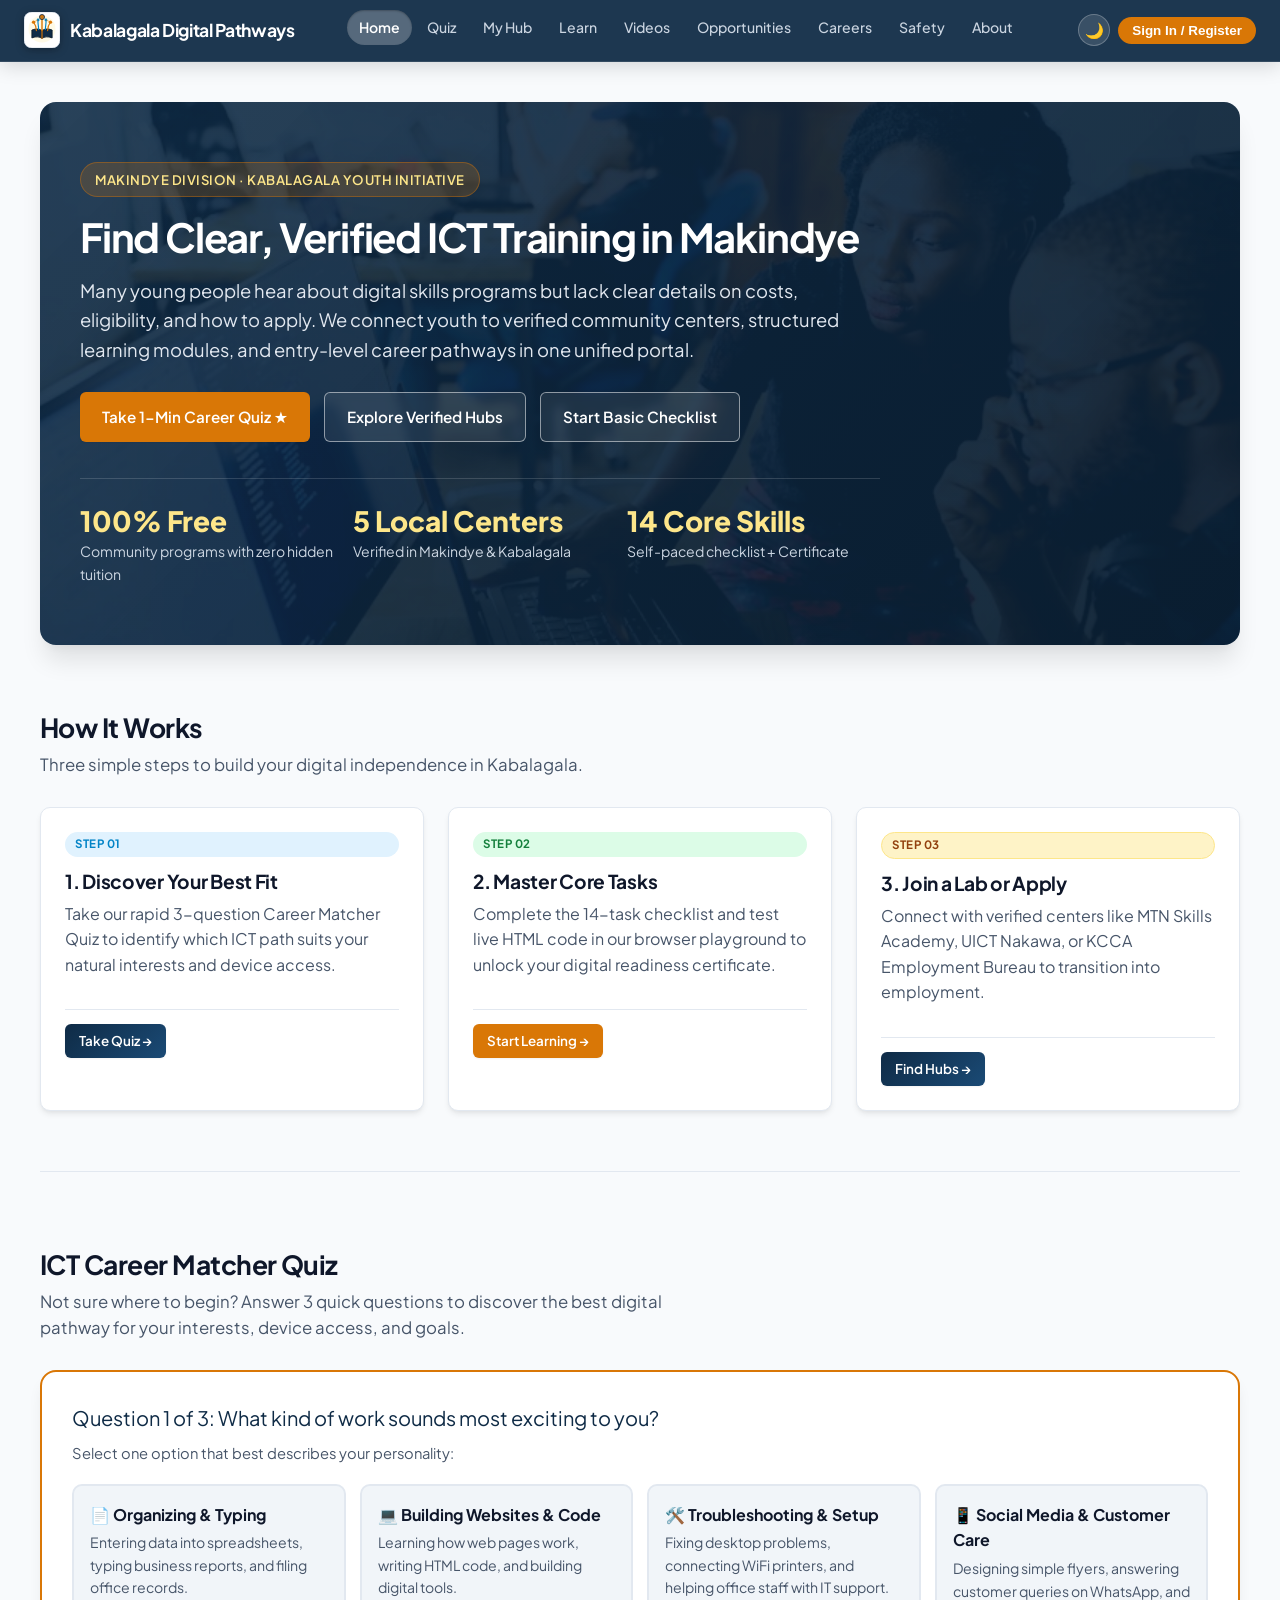
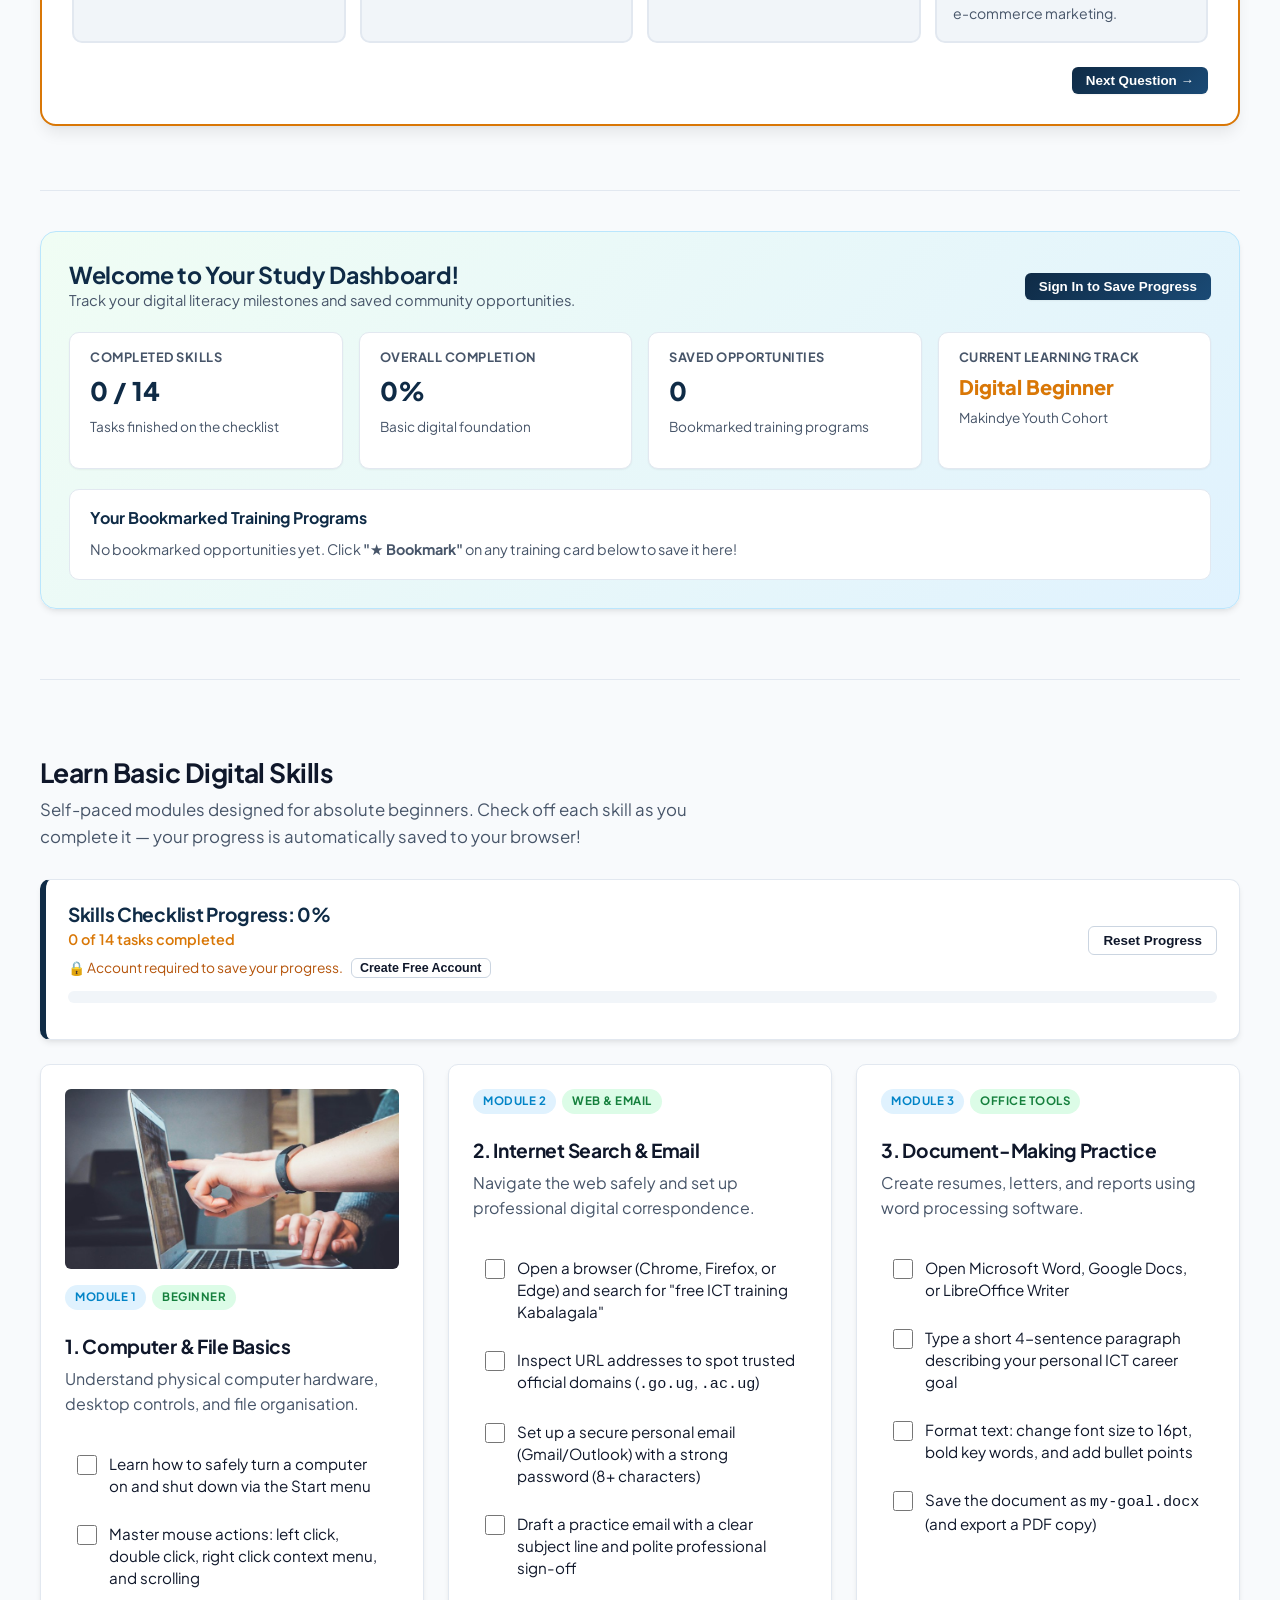
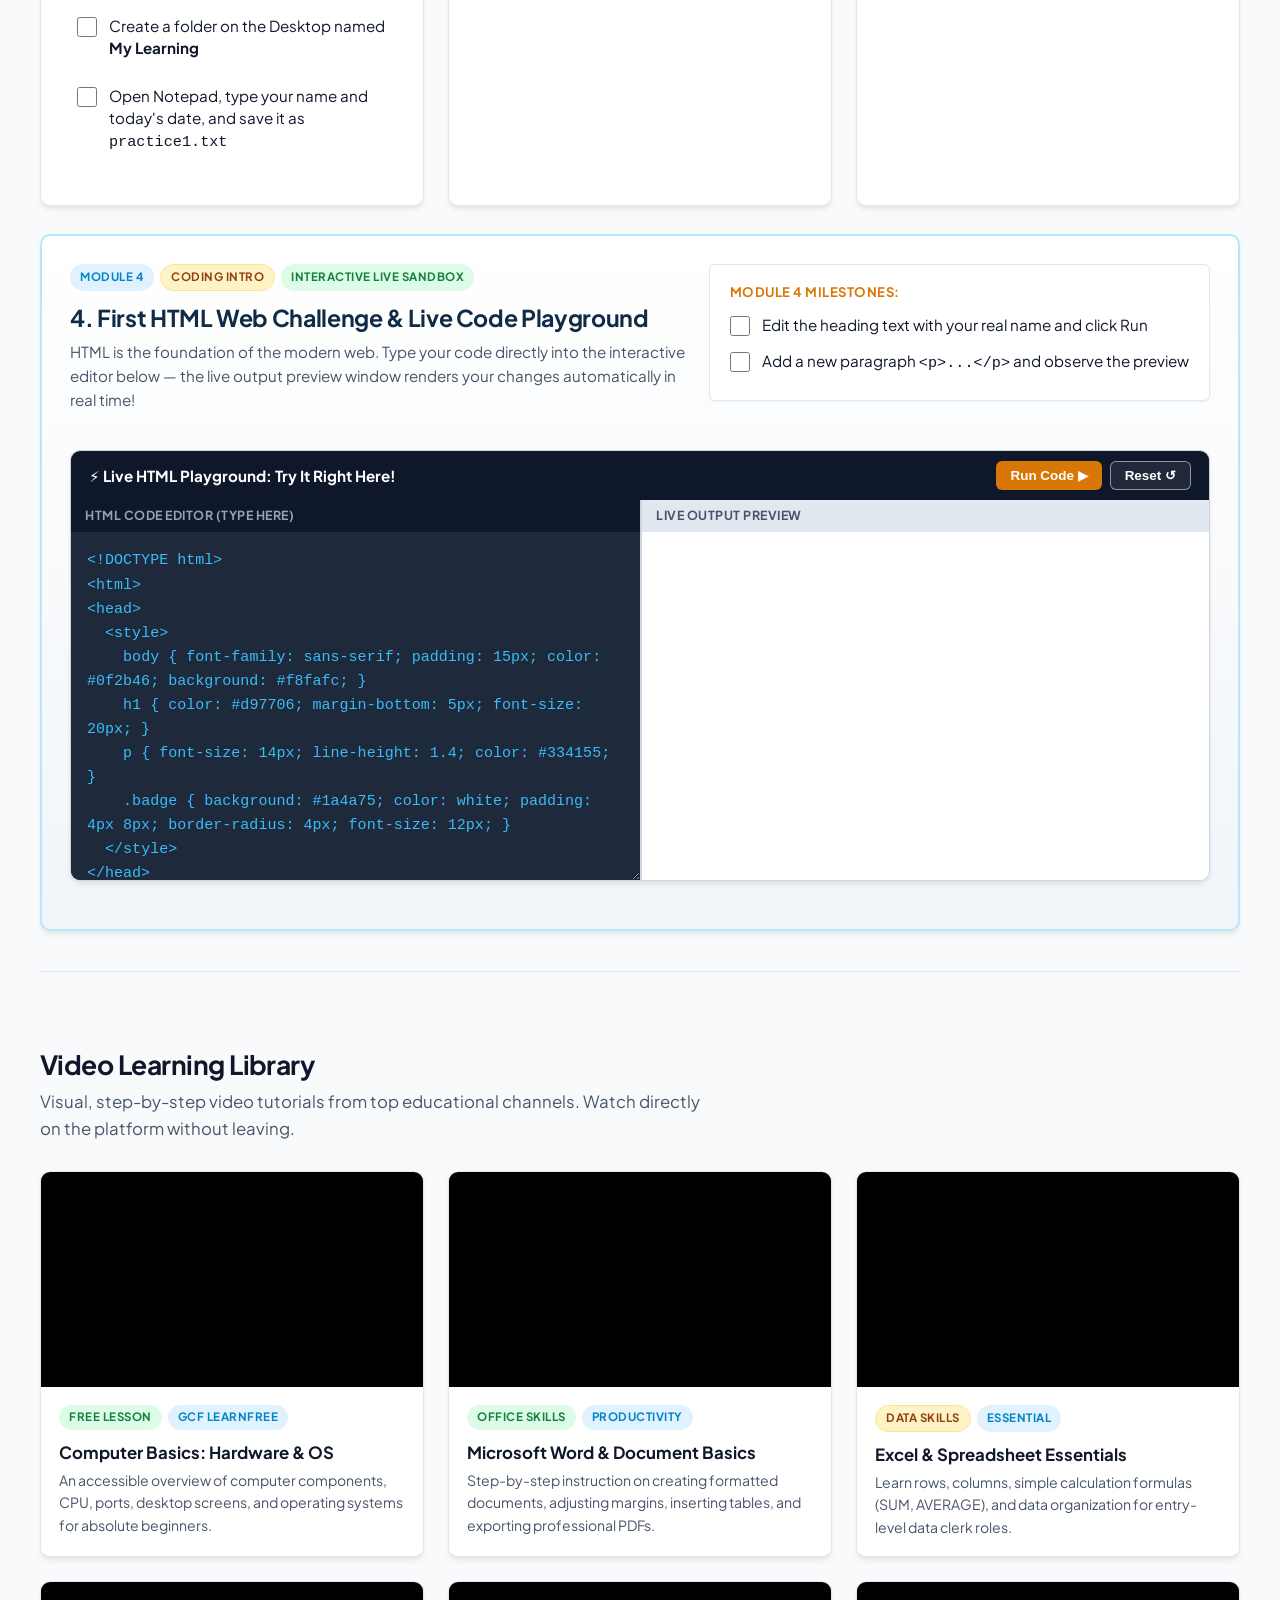
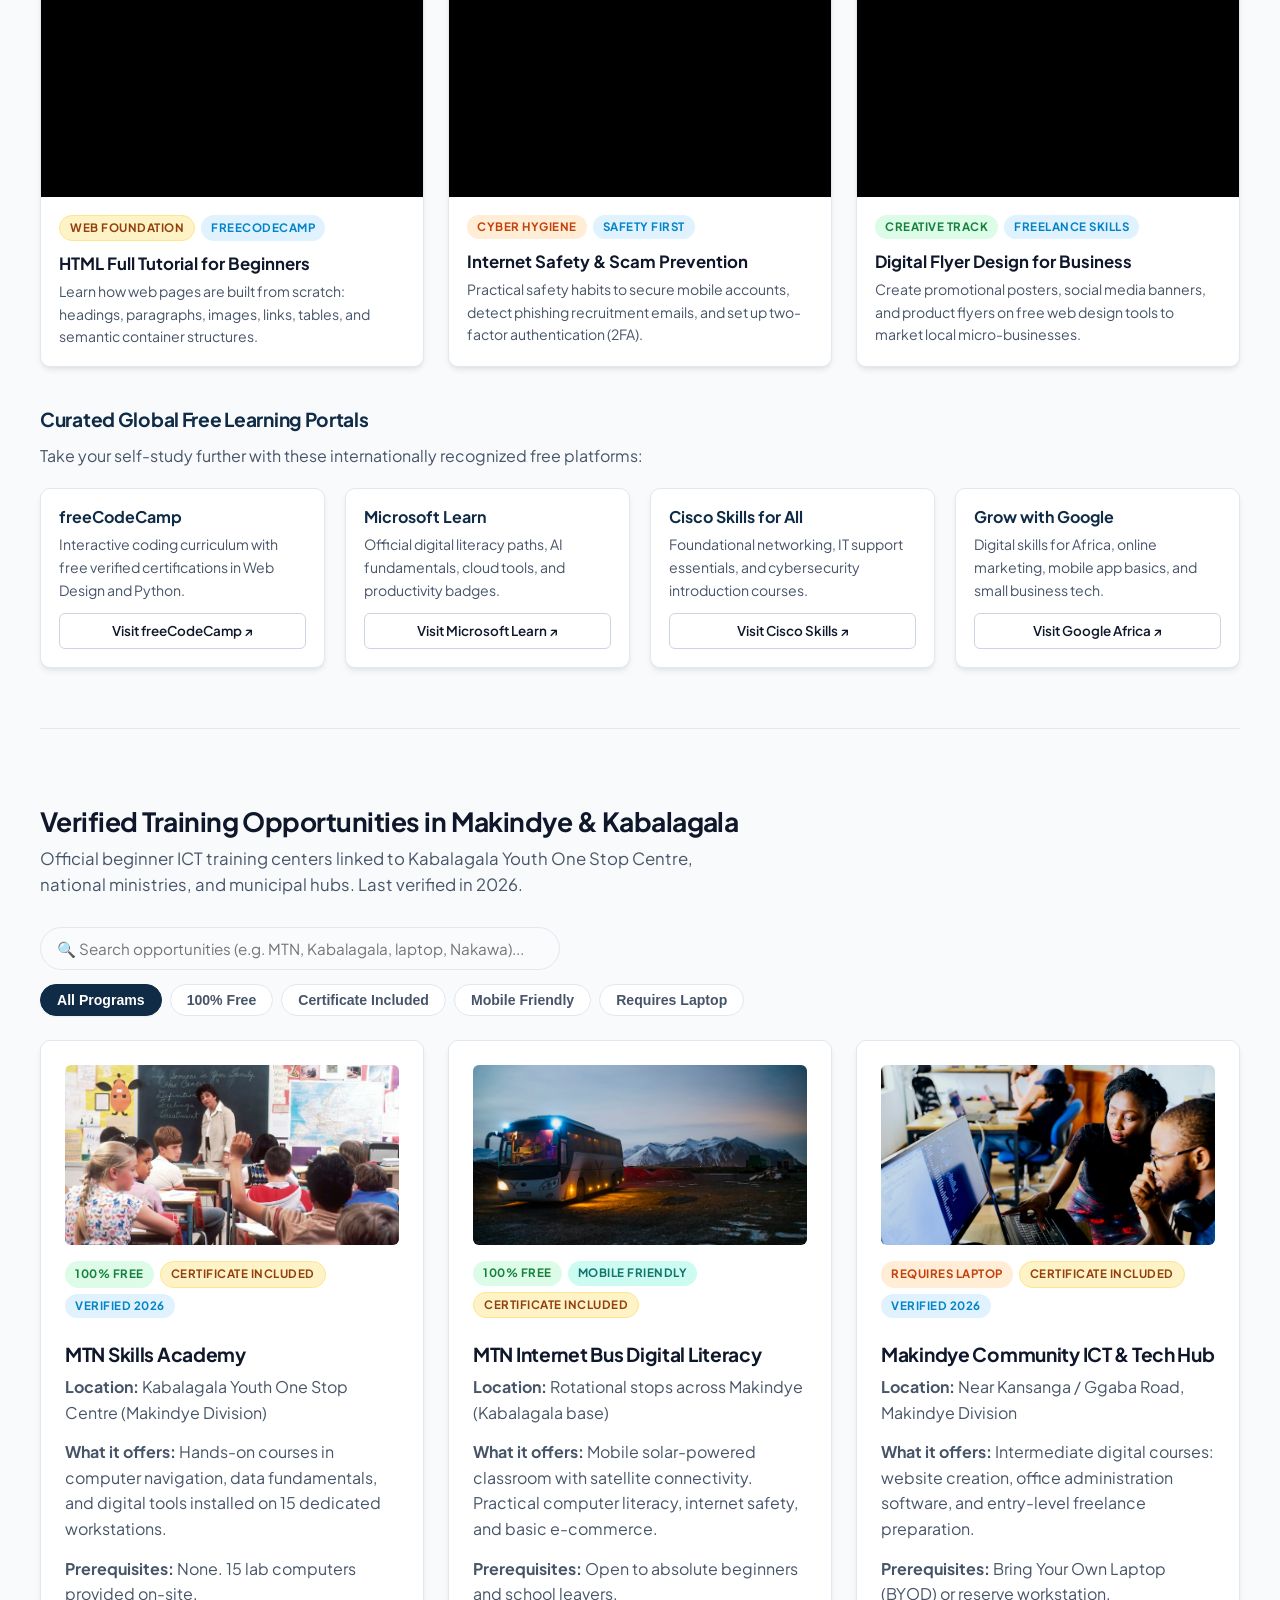
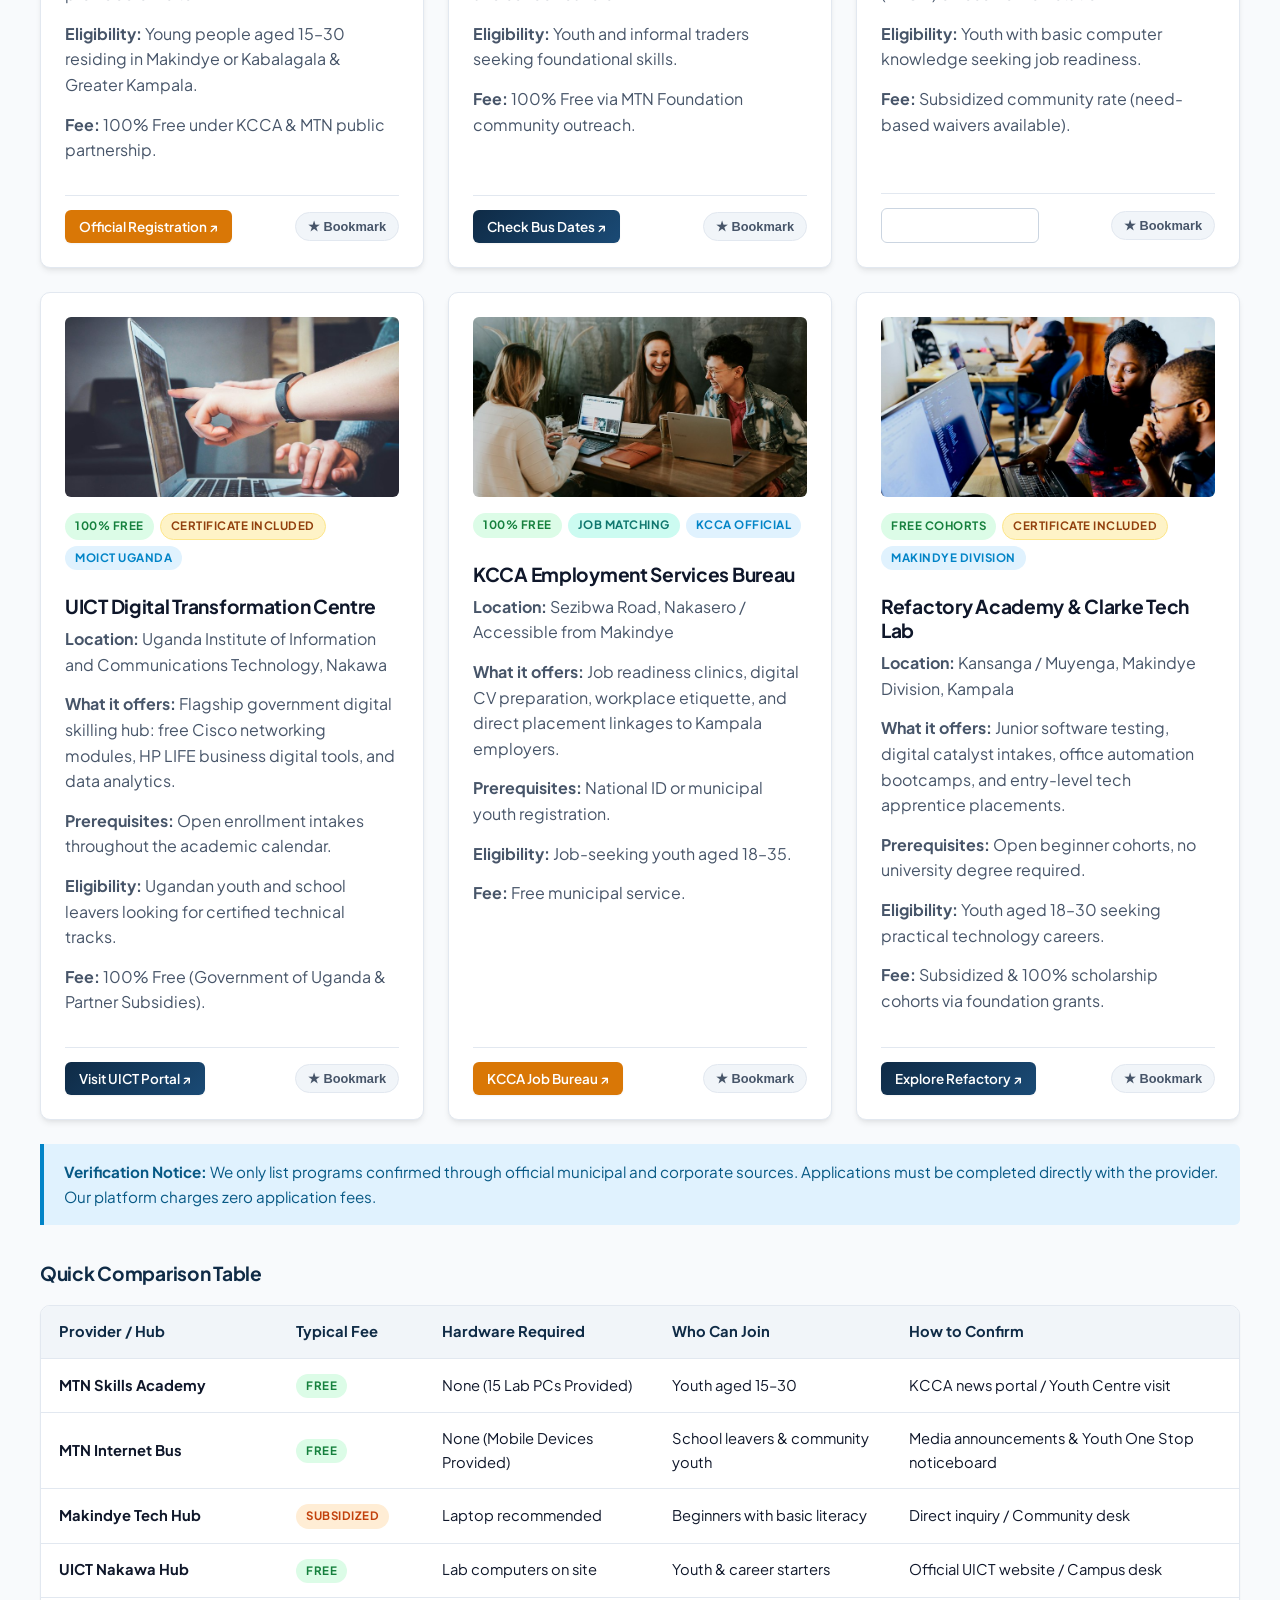
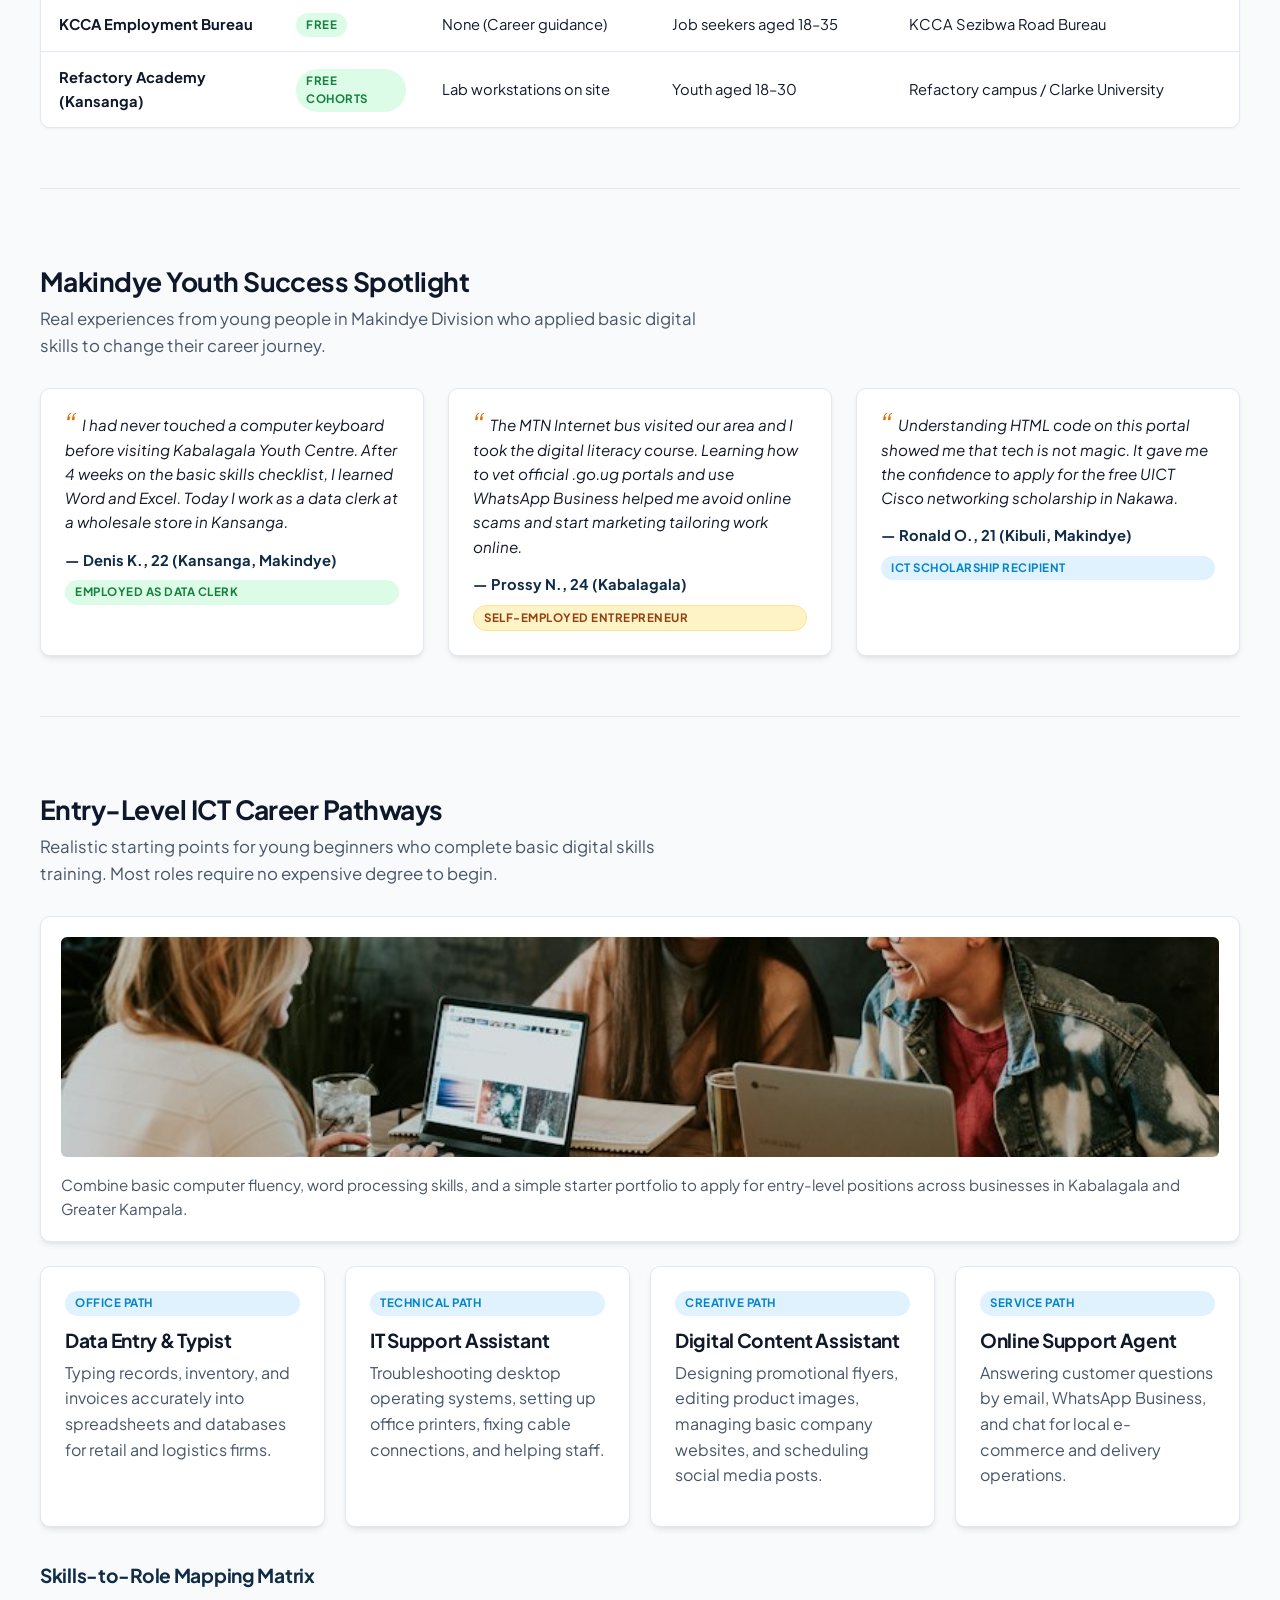
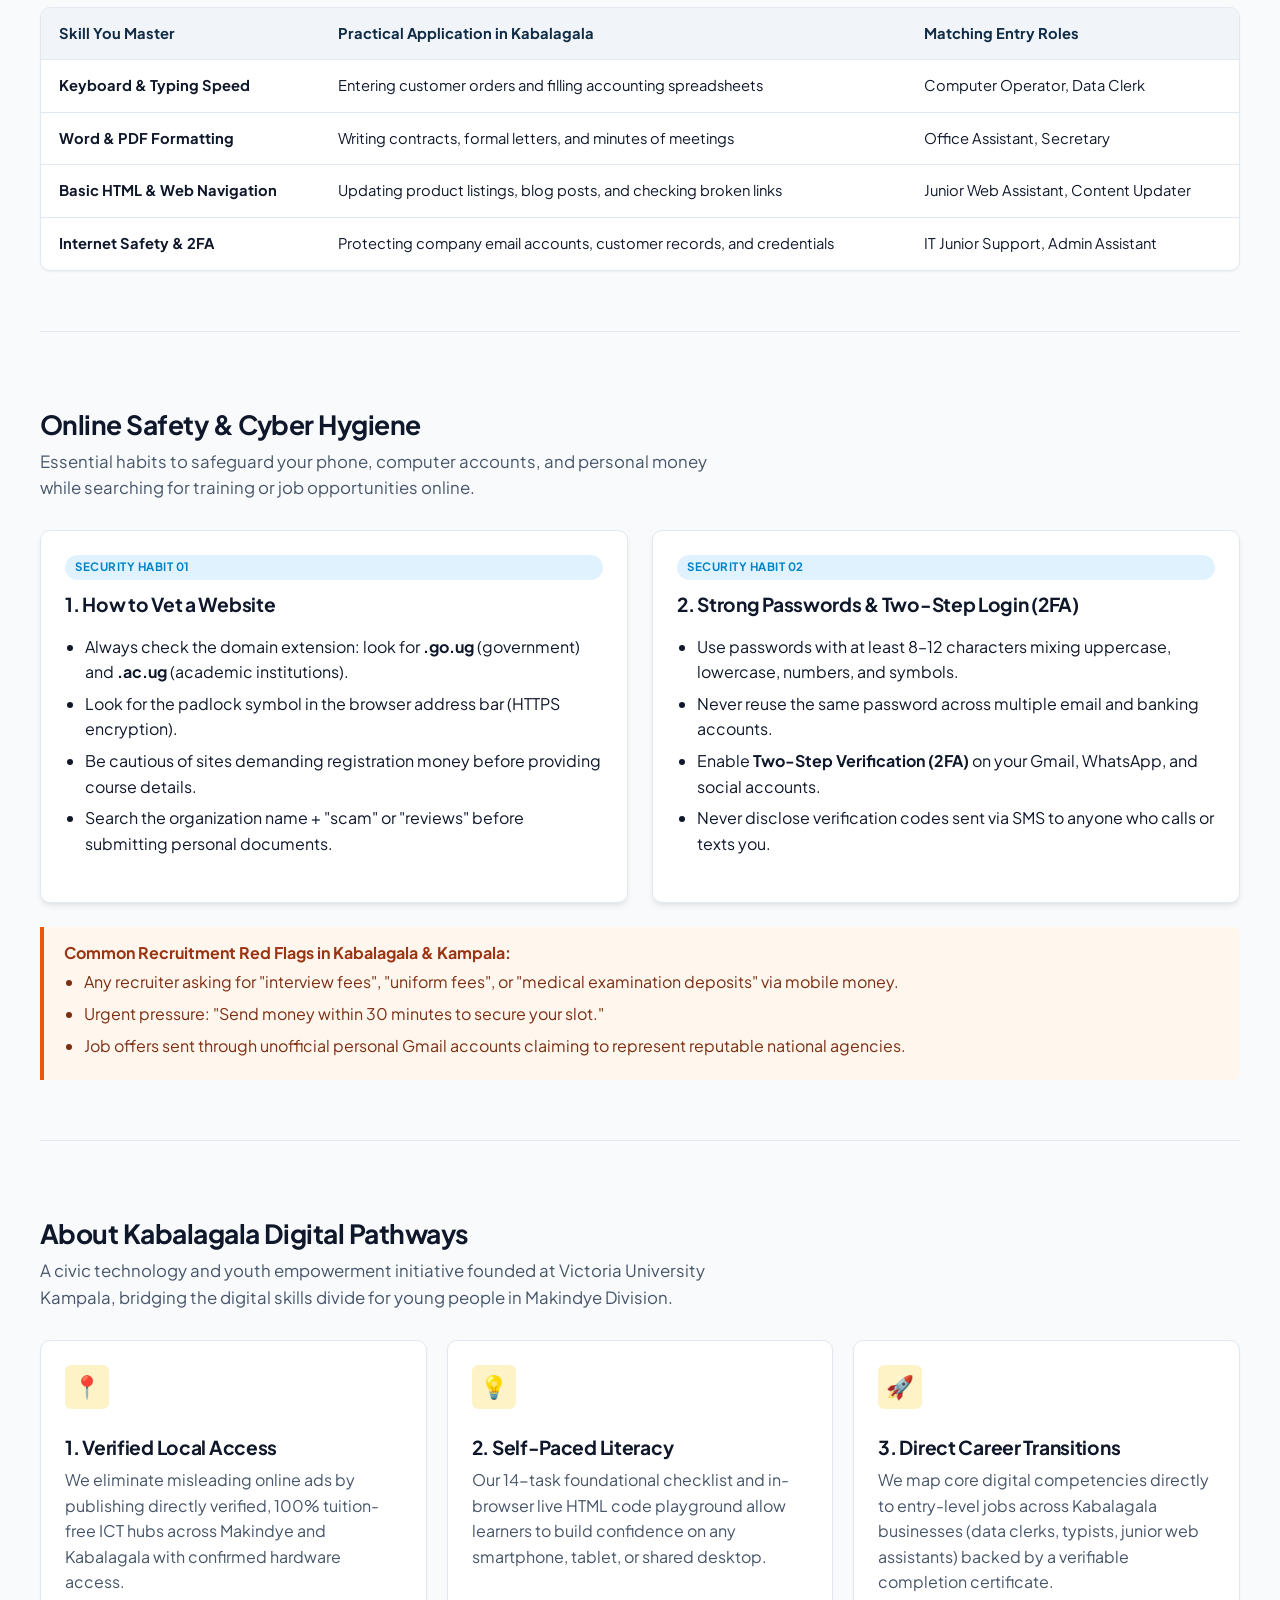
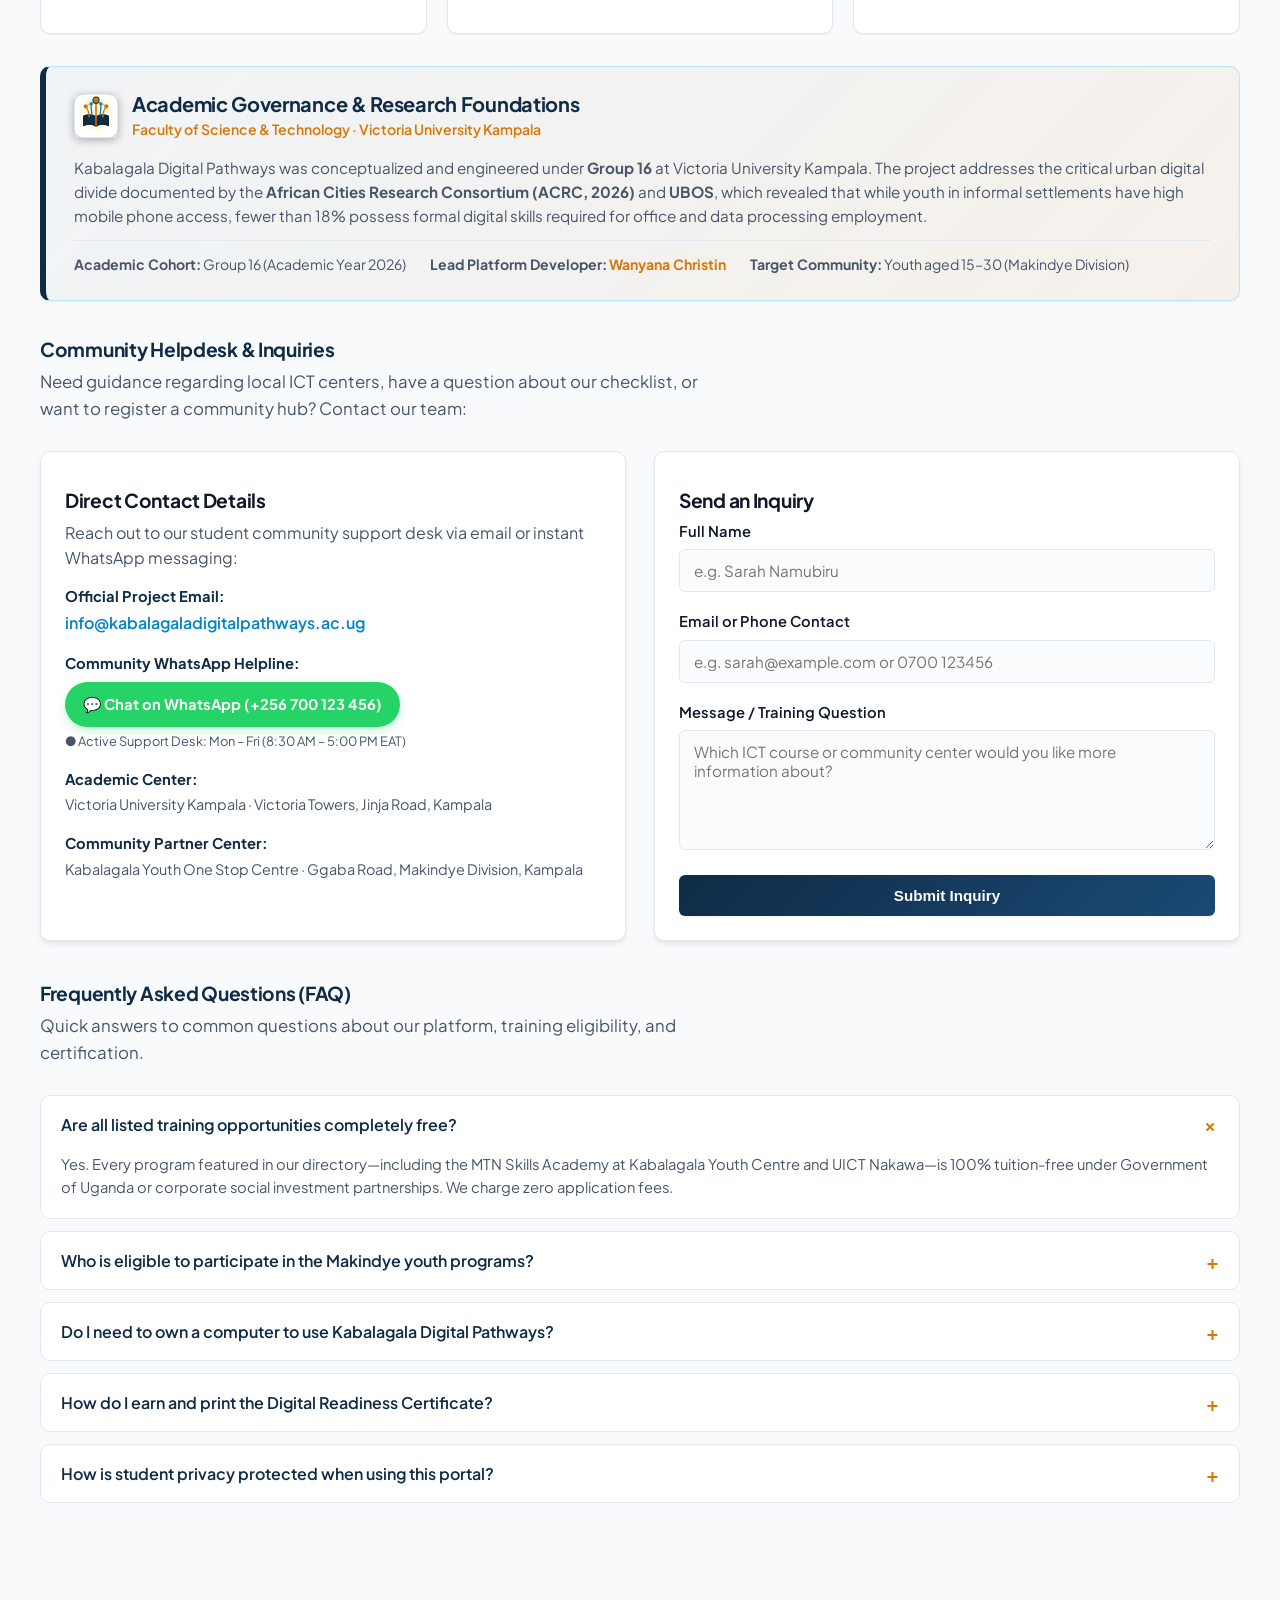
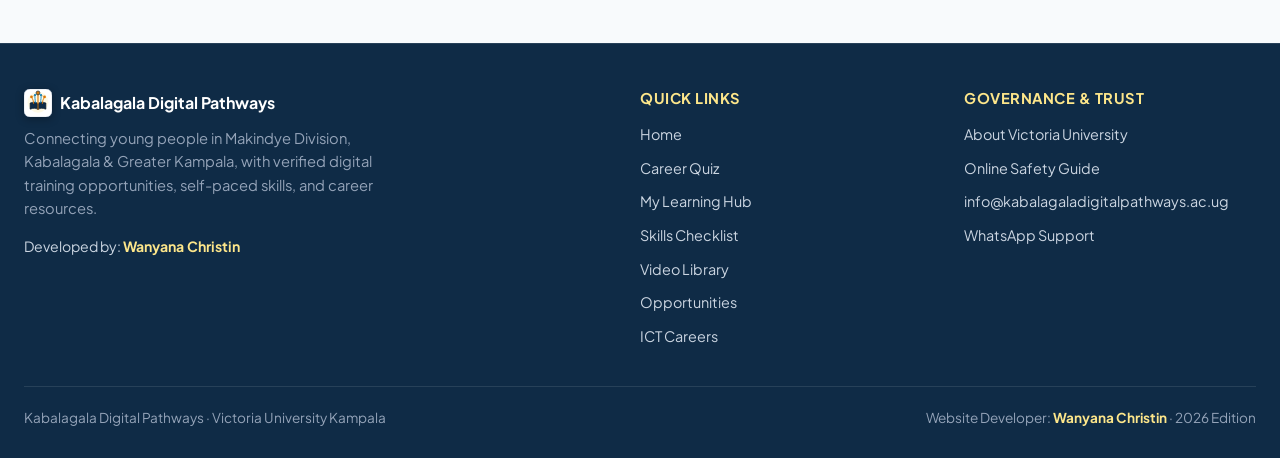
<file: index.html>
<!DOCTYPE html>
<html lang="en" data-theme="light">
<head>
  <meta charset="UTF-8">
  <meta name="viewport" content="width=device-width, initial-scale=1.0">
  <title>Kabalagala Digital Pathways – Makindye ICT Training & Learning Hub</title>
  <link rel="preconnect" href="https://fonts.googleapis.com">
  <link rel="preconnect" href="https://fonts.gstatic.com" crossorigin>
  <link href="https://fonts.googleapis.com/css2?family=Plus+Jakarta+Sans:wght@400;500;600;700;800&family=Inter:wght@400;500;600;700&display=swap" rel="stylesheet">
  <link rel="stylesheet" href="styles.css">
  <link rel="icon" type="image/svg+xml" href="images/logo-light.svg">
  <script>
    (function () {
      try {
        var t = localStorage.getItem('kdp_theme') || 'light';
        document.documentElement.setAttribute('data-theme', t);
      } catch (e) {}
    })();
  </script>
</head>
<body>

  <!-- ===== STICKY FROSTED-GLASS HEADER ===== -->
  <header class="site-header">
    <div class="nav-container">
      <div class="logo">
        <a href="#home">
          <img src="images/logo-light.svg" alt="Kabalagala Digital Pathways Logo" class="logo-icon" data-theme-logo="true">
          <span>Kabalagala Digital Pathways</span>
        </a>
      </div>

      <nav>
        <ul class="nav-menu" id="nav-menu">
          <li><a href="#home" class="nav-link active">Home</a></li>
          <li><a href="#quiz" class="nav-link">Quiz</a></li>
          <li><a href="#dashboard" class="nav-link" id="nav-dashboard-link">My Hub</a></li>
          <li><a href="#learn" class="nav-link">Learn</a></li>
          <li><a href="#videos" class="nav-link">Videos</a></li>
          <li><a href="#opportunities" class="nav-link">Opportunities</a></li>
          <li><a href="#careers" class="nav-link">Careers</a></li>
          <li><a href="#safety" class="nav-link">Safety</a></li>
          <li><a href="#about" class="nav-link">About</a></li>
        </ul>
      </nav>

      <div class="header-actions">
        <!-- Theme Switcher (Dark / Light) -->
        <button type="button" class="btn-theme-toggle" id="theme-toggle" title="Toggle Dark/Light Mode" aria-label="Toggle theme">
          🌙
        </button>

        <!-- Auth Button / Profile -->
        <button type="button" class="btn-auth" id="open-auth-btn">
          <span>Sign In / Register</span>
        </button>

        <div class="user-profile-badge" id="user-profile-badge">
          <div class="user-avatar" id="user-avatar-initials">S</div>
          <span id="user-display-name">Student</span>
          <button type="button" class="btn-logout" id="logout-btn" title="Sign out">✕</button>
        </div>

        <!-- Mobile Menu Toggle Button -->
        <button type="button" class="menu-toggle" id="menu-toggle" aria-label="Toggle navigation">
          ☰
        </button>
      </div>
    </div>
  </header>

  <main>

    <!-- ===== SECTION 1: HOME (HERO & OVERVIEW) ===== -->
    <section id="home" class="spa-section" style="padding-top: 10px;">
      <div class="hero">
        <div class="hero-content">
          <div class="hero-pill">Makindye Division &middot; Kabalagala Youth Initiative</div>
          <h1>Find Clear, Verified ICT Training in Makindye</h1>
          <p>Many young people hear about digital skills programs but lack clear details on costs, eligibility, and how to apply. We connect youth to verified community centers, structured learning modules, and entry-level career pathways in one unified portal.</p>
          
          <div class="hero-actions">
            <a href="#quiz" class="btn btn-accent">Take 1-Min Career Quiz ★</a>
            <a href="#opportunities" class="btn btn-outline">Explore Verified Hubs</a>
            <a href="#learn" class="btn btn-outline">Start Basic Checklist</a>
          </div>

          <div class="hero-stats">
            <div class="stat-item">
              <h4>100% Free</h4>
              <p>Community programs with zero hidden tuition</p>
            </div>
            <div class="stat-item">
              <h4>5 Local Centers</h4>
              <p>Verified in Makindye &amp; Kabalagala</p>
            </div>
            <div class="stat-item">
              <h4>14 Core Skills</h4>
              <p>Self-paced checklist + Certificate</p>
            </div>
          </div>
        </div>
      </div>

      <h2 class="section-title">How It Works</h2>
      <p class="section-subtitle">Three simple steps to build your digital independence in Kabalagala.</p>
      
      <div class="card-grid">
        <div class="card">
          <span class="badge badge-verified">Step 01</span>
          <h3>1. Discover Your Best Fit</h3>
          <p>Take our rapid 3-question Career Matcher Quiz to identify which ICT path suits your natural interests and device access.</p>
          <div class="card-footer">
            <a href="#quiz" class="btn btn-primary btn-sm">Take Quiz →</a>
          </div>
        </div>

        <div class="card">
          <span class="badge badge-free">Step 02</span>
          <h3>2. Master Core Tasks</h3>
          <p>Complete the 14-task checklist and test live HTML code in our browser playground to unlock your digital readiness certificate.</p>
          <div class="card-footer">
            <a href="#learn" class="btn btn-accent btn-sm">Start Learning →</a>
          </div>
        </div>

        <div class="card">
          <span class="badge badge-cert">Step 03</span>
          <h3>3. Join a Lab or Apply</h3>
          <p>Connect with verified centers like MTN Skills Academy, UICT Nakawa, or KCCA Employment Bureau to transition into employment.</p>
          <div class="card-footer">
            <a href="#opportunities" class="btn btn-primary btn-sm">Find Hubs →</a>
          </div>
        </div>
      </div>
    </section>

    <!-- ===== SECTION 2: CAREER MATCHER QUIZ ===== -->
    <section id="quiz" class="spa-section">
      <h2 class="section-title">ICT Career Matcher Quiz</h2>
      <p class="section-subtitle">Not sure where to begin? Answer 3 quick questions to discover the best digital pathway for your interests, device access, and goals.</p>

      <div class="quiz-container" id="quiz-container">
        <!-- Step 1 -->
        <div class="quiz-step active" data-step="1">
          <div class="quiz-question-title">Question 1 of 3: What kind of work sounds most exciting to you?</div>
          <p style="color: var(--text-muted); font-size: 0.92rem;">Select one option that best describes your personality:</p>
          
          <div class="quiz-options">
            <div class="quiz-option-card" data-val="office">
              <strong>📄 Organizing &amp; Typing</strong>
              <span>Entering data into spreadsheets, typing business reports, and filing office records.</span>
            </div>
            <div class="quiz-option-card" data-val="web">
              <strong>💻 Building Websites &amp; Code</strong>
              <span>Learning how web pages work, writing HTML code, and building digital tools.</span>
            </div>
            <div class="quiz-option-card" data-val="tech">
              <strong>🛠️ Troubleshooting &amp; Setup</strong>
              <span>Fixing desktop problems, connecting WiFi printers, and helping office staff with IT support.</span>
            </div>
            <div class="quiz-option-card" data-val="service">
              <strong>📱 Social Media &amp; Customer Care</strong>
              <span>Designing simple flyers, answering customer queries on WhatsApp, and e-commerce marketing.</span>
            </div>
          </div>

          <div class="quiz-nav-btns" style="justify-content: flex-end;">
            <button type="button" class="btn btn-primary btn-sm quiz-next-btn" disabled>Next Question →</button>
          </div>
        </div>

        <!-- Step 2 -->
        <div class="quiz-step" data-step="2">
          <div class="quiz-question-title">Question 2 of 3: What device do you have access to right now?</div>
          <p style="color: var(--text-muted); font-size: 0.92rem;">Choose your primary learning hardware:</p>
          
          <div class="quiz-options">
            <div class="quiz-option-card" data-val="phone">
              <strong>📲 Smartphone Only</strong>
              <span>I use an Android/iPhone with mobile data for most of my internet tasks.</span>
            </div>
            <div class="quiz-option-card" data-val="cafe">
              <strong>🏢 Community Lab / Cyber Cafe</strong>
              <span>I can access desktop computers at Kabalagala Youth Centre or a local cafe.</span>
            </div>
            <div class="quiz-option-card" data-val="laptop">
              <strong>💻 Personal Laptop / Home PC</strong>
              <span>I have my own laptop or desktop to practise anytime.</span>
            </div>
          </div>

          <div class="quiz-nav-btns">
            <button type="button" class="btn btn-outline-dark btn-sm quiz-prev-btn">← Back</button>
            <button type="button" class="btn btn-primary btn-sm quiz-next-btn" disabled>Next Question →</button>
          </div>
        </div>

        <!-- Step 3 -->
        <div class="quiz-step" data-step="3">
          <div class="quiz-question-title">Question 3 of 3: What is your main priority over the next 3 months?</div>
          <p style="color: var(--text-muted); font-size: 0.92rem;">Select your immediate target:</p>
          
          <div class="quiz-options">
            <div class="quiz-option-card" data-val="job">
              <strong>💼 Get an Entry-Level Job</strong>
              <span>Prepare my CV and apply for administrative, cashier, or clerk roles in Kabalagala and Kampala.</span>
            </div>
            <div class="quiz-option-card" data-val="cert">
              <strong>📜 Earn a Recognized Certificate</strong>
              <span>Complete a structured course with a formal credential (e.g. MTN Skills Academy).</span>
            </div>
            <div class="quiz-option-card" data-val="freelance">
              <strong>🚀 Freelance / Small Business Tech</strong>
              <span>Use digital skills to market a side business, create flyers, and manage mobile money records.</span>
            </div>
          </div>

          <div class="quiz-nav-btns">
            <button type="button" class="btn btn-outline-dark btn-sm quiz-prev-btn">← Back</button>
            <button type="button" class="btn btn-accent btn-sm quiz-finish-btn" disabled>See My Recommendation ★</button>
          </div>
        </div>

        <!-- Results Box -->
        <div id="quiz-result" class="quiz-result-box" style="display: none;">
          <h3 style="color: var(--primary); margin: 0;">Your Recommended ICT Pathway:</h3>
          <div class="quiz-result-badge" id="quiz-res-title">Office Administration &amp; Data Entry</div>
          <p id="quiz-res-desc" style="max-width: 650px; margin: 10px auto 20px; font-size: 0.95rem;"></p>
          
          <div style="display: flex; gap: 12px; justify-content: center; flex-wrap: wrap;">
            <a href="#learn" class="btn btn-primary btn-sm" id="quiz-res-learn-btn">Start Suggested Checklist Modules →</a>
            <a href="#opportunities" class="btn btn-accent btn-sm" id="quiz-res-opp-btn">View Matching Makindye Hubs →</a>
            <button type="button" class="btn btn-outline-dark btn-sm" id="quiz-retake-btn">Retake Quiz ↺</button>
          </div>
        </div>
      </div>
    </section>

    <!-- ===== SECTION 3: MY LEARNING HUB (STUDENT DASHBOARD) ===== -->
    <section id="dashboard" class="spa-section">
      <div class="dashboard-hub">
        <div class="dashboard-header">
          <div class="dashboard-user">
            <h3 id="dash-greeting">Welcome to Your Study Dashboard!</h3>
            <p id="dash-subtext">Track your digital literacy milestones and saved community opportunities.</p>
          </div>
          <div>
            <button type="button" class="btn btn-primary btn-sm" id="dash-action-btn">Sign In to Save Progress</button>
          </div>
        </div>

        <div class="dashboard-grid">
          <div class="dashboard-card">
            <h5>Completed Skills</h5>
            <div class="metric" id="dash-tasks-metric">0 / 14</div>
            <p style="font-size: 0.85rem; margin-top: 4px;">Tasks finished on the checklist</p>
          </div>

          <div class="dashboard-card">
            <h5>Overall Completion</h5>
            <div class="metric" id="dash-percent-metric">0%</div>
            <p style="font-size: 0.85rem; margin-top: 4px;">Basic digital foundation</p>
          </div>

          <div class="dashboard-card">
            <h5>Saved Opportunities</h5>
            <div class="metric" id="dash-saved-metric">0</div>
            <p style="font-size: 0.85rem; margin-top: 4px;">Bookmarked training programs</p>
          </div>

          <div class="dashboard-card">
            <h5>Current Learning Track</h5>
            <div class="metric" style="font-size: 1.25rem; color: var(--accent);">Digital Beginner</div>
            <p style="font-size: 0.85rem; margin-top: 4px;">Makindye Youth Cohort</p>
          </div>
        </div>

        <!-- 100% Certificate Unlocked Banner -->
        <div id="cert-unlock-banner" class="cert-unlock-banner" style="display: none;">
          <div>
            <h4 style="margin: 0; color: #92400e; font-size: 1.15rem;">🎓 Congratulations! You completed all 14 skills!</h4>
            <p style="margin: 4px 0 0; color: #78350f; font-size: 0.9rem;">Your foundational certificate is ready to preview, download, and print.</p>
          </div>
          <button type="button" class="btn btn-accent btn-sm" id="open-cert-btn">View &amp; Print My Certificate 📜</button>
        </div>

        <!-- Bookmarked Opportunities Widget -->
        <div class="saved-opportunities-box">
          <h4>Your Bookmarked Training Programs</h4>
          <div id="saved-empty-message">
            <p style="font-size: 0.9rem; margin: 0;">No bookmarked opportunities yet. Click <strong>"★ Bookmark"</strong> on any training card below to save it here!</p>
          </div>
          <ul class="saved-items-list" id="saved-items-list"></ul>
        </div>
      </div>
    </section>

    <!-- ===== SECTION 4: LEARN (INTERACTIVE CHECKLIST & SANDBOX) ===== -->
    <section id="learn" class="spa-section">
      <h2 class="section-title">Learn Basic Digital Skills</h2>
      <p class="section-subtitle">Self-paced modules designed for absolute beginners. Check off each skill as you complete it — your progress is automatically saved to your browser!</p>

      <!-- Interactive Progress Tracker -->
      <div class="progress-container card" id="progress-tracker">
        <div class="progress-header">
          <div>
            <h3 style="margin: 0; color: var(--primary);">Skills Checklist Progress: <span id="progress-percent">0%</span></h3>
            <span id="progress-count" style="font-weight: 600; color: var(--accent); font-size: 0.9rem;">0 of 14 tasks completed</span>
            <div id="progress-auth-badge" style="margin-top: 6px; font-size: 0.86rem; color: #b45309; display: flex; align-items: center; gap: 8px;">
              <span>🔒 Create an account to save and track your progress.</span>
              <button type="button" class="btn btn-outline-dark btn-sm" id="progress-auth-btn" style="padding: 2px 8px; font-size: 0.78rem;">Create Free Account</button>
            </div>
          </div>
          <button type="button" id="reset-progress" class="btn btn-outline-dark btn-sm">Reset Progress</button>
        </div>
        <div class="progress-bar-bg">
          <div class="progress-bar-fill" id="progress-bar" style="width: 0%;"></div>
        </div>
      </div>

      <div class="card-grid">
        <!-- Module 1 -->
        <div class="card">
          <img src="images/computer-basics.jpg" alt="Student practicing computer basics" class="card-img">
          <div class="badge-group">
            <span class="badge badge-verified">Module 1</span>
            <span class="badge badge-free">Beginner</span>
          </div>
          <h3>1. Computer &amp; File Basics</h3>
          <p>Understand physical computer hardware, desktop controls, and file organisation.</p>
          
          <ul class="checklist">
            <li>
              <label class="checklist-item">
                <input type="checkbox" class="task-checkbox" data-task-id="comp-1">
                <span>Learn how to safely turn a computer on and shut down via the Start menu</span>
              </label>
            </li>
            <li>
              <label class="checklist-item">
                <input type="checkbox" class="task-checkbox" data-task-id="comp-2">
                <span>Master mouse actions: left click, double click, right click context menu, and scrolling</span>
              </label>
            </li>
            <li>
              <label class="checklist-item">
                <input type="checkbox" class="task-checkbox" data-task-id="comp-3">
                <span>Create a folder on the Desktop named <strong>My Learning</strong></span>
              </label>
            </li>
            <li>
              <label class="checklist-item">
                <input type="checkbox" class="task-checkbox" data-task-id="comp-4">
                <span>Open Notepad, type your name and today's date, and save it as <code>practice1.txt</code></span>
              </label>
            </li>
          </ul>
        </div>

        <!-- Module 2 -->
        <div class="card">
          <div class="badge-group">
            <span class="badge badge-verified">Module 2</span>
            <span class="badge badge-free">Web &amp; Email</span>
          </div>
          <h3>2. Internet Search &amp; Email</h3>
          <p>Navigate the web safely and set up professional digital correspondence.</p>

          <ul class="checklist">
            <li>
              <label class="checklist-item">
                <input type="checkbox" class="task-checkbox" data-task-id="net-1">
                <span>Open a browser (Chrome, Firefox, or Edge) and search for "free ICT training Kabalagala"</span>
              </label>
            </li>
            <li>
              <label class="checklist-item">
                <input type="checkbox" class="task-checkbox" data-task-id="net-2">
                <span>Inspect URL addresses to spot trusted official domains (<code>.go.ug</code>, <code>.ac.ug</code>)</span>
              </label>
            </li>
            <li>
              <label class="checklist-item">
                <input type="checkbox" class="task-checkbox" data-task-id="net-3">
                <span>Set up a secure personal email (Gmail/Outlook) with a strong password (8+ characters)</span>
              </label>
            </li>
            <li>
              <label class="checklist-item">
                <input type="checkbox" class="task-checkbox" data-task-id="net-4">
                <span>Draft a practice email with a clear subject line and polite professional sign-off</span>
              </label>
            </li>
          </ul>
        </div>

        <!-- Module 3 -->
        <div class="card">
          <div class="badge-group">
            <span class="badge badge-verified">Module 3</span>
            <span class="badge badge-free">Office Tools</span>
          </div>
          <h3>3. Document-Making Practice</h3>
          <p>Create resumes, letters, and reports using word processing software.</p>

          <ul class="checklist">
            <li>
              <label class="checklist-item">
                <input type="checkbox" class="task-checkbox" data-task-id="doc-1">
                <span>Open Microsoft Word, Google Docs, or LibreOffice Writer</span>
              </label>
            </li>
            <li>
              <label class="checklist-item">
                <input type="checkbox" class="task-checkbox" data-task-id="doc-2">
                <span>Type a short 4-sentence paragraph describing your personal ICT career goal</span>
              </label>
            </li>
            <li>
              <label class="checklist-item">
                <input type="checkbox" class="task-checkbox" data-task-id="doc-3">
                <span>Format text: change font size to 16pt, bold key words, and add bullet points</span>
              </label>
            </li>
            <li>
              <label class="checklist-item">
                <input type="checkbox" class="task-checkbox" data-task-id="doc-4">
                <span>Save the document as <code>my-goal.docx</code> (and export a PDF copy)</span>
              </label>
            </li>
          </ul>
        </div>
      </div>

      <!-- Module 4: Full-Width Featured Lab -->
      <div class="card card-featured-module">
        <div class="card-featured-header">
          <div class="card-featured-info">
            <div class="badge-group">
              <span class="badge badge-verified">Module 4</span>
              <span class="badge badge-cert">Coding Intro</span>
              <span class="badge badge-free">Interactive Live Sandbox</span>
            </div>
            <h3 style="font-size: 1.45rem; margin: 6px 0 8px; color: var(--primary);">4. First HTML Web Challenge &amp; Live Code Playground</h3>
            <p style="margin-bottom: 0; font-size: 0.95rem;">HTML is the foundation of the modern web. Type your code directly into the interactive editor below — the live output preview window renders your changes automatically in real time!</p>
          </div>

          <div class="card-featured-tasks">
            <strong style="display: block; font-size: 0.82rem; color: var(--accent); margin-bottom: 8px; text-transform: uppercase; letter-spacing: 0.5px;">Module 4 Milestones:</strong>
            <ul class="checklist" style="margin: 0;">
              <li>
                <label class="checklist-item" style="padding: 4px 0;">
                  <input type="checkbox" class="task-checkbox" data-task-id="html-1">
                  <span>Edit the heading text with your real name and click Run</span>
                </label>
              </li>
              <li>
                <label class="checklist-item" style="padding: 4px 0;">
                  <input type="checkbox" class="task-checkbox" data-task-id="html-2">
                  <span>Add a new paragraph <code>&lt;p&gt;...&lt;/p&gt;</code> and observe the preview</span>
                </label>
              </li>
            </ul>
          </div>
        </div>

        <!-- Live Interactive HTML Sandbox -->
        <div class="sandbox-box">
          <div class="sandbox-toolbar">
            <h4>⚡ Live HTML Playground: Try It Right Here!</h4>
            <div style="display: flex; gap: 8px;">
              <button type="button" class="btn btn-accent btn-sm" id="run-sandbox-btn">Run Code ▶</button>
              <button type="button" class="btn btn-outline btn-sm" id="reset-sandbox-btn">Reset ↺</button>
            </div>
          </div>
          <div class="sandbox-grid">
            <div class="sandbox-editor-wrapper">
              <div class="sandbox-editor-label">HTML Code Editor (Type Here)</div>
              <textarea class="sandbox-textarea" id="sandbox-code" spellcheck="false">&lt;!DOCTYPE html&gt;
&lt;html&gt;
&lt;head&gt;
  &lt;style&gt;
    body { font-family: sans-serif; padding: 15px; color: #0f2b46; background: #f8fafc; }
    h1 { color: #d97706; margin-bottom: 5px; font-size: 20px; }
    p { font-size: 14px; line-height: 1.4; color: #334155; }
    .badge { background: #1a4a75; color: white; padding: 4px 8px; border-radius: 4px; font-size: 12px; }
  &lt;/style&gt;
&lt;/head&gt;
&lt;body&gt;
  &lt;h1&gt;Hello Kabalagala!&lt;/h1&gt;
  &lt;p&gt;I am learning digital skills on Kabalagala Digital Pathways.&lt;/p&gt;
  &lt;span class="badge"&gt;Makindye Division Learner&lt;/span&gt;
&lt;/body&gt;
&lt;/html&gt;</textarea>
            </div>
            <div class="sandbox-preview-wrapper">
              <div class="sandbox-editor-label" style="background: #e2e8f0; color: #475569;">Live Output Preview</div>
              <iframe class="sandbox-preview-frame" id="sandbox-preview" sandbox="allow-scripts" title="Live HTML Preview"></iframe>
            </div>
          </div>
        </div>
      </div>
    </section>

    <!-- ===== SECTION 5: VIDEO LIBRARY & RESEARCH REPOSITORY ===== -->
    <section id="videos" class="spa-section">
      <h2 class="section-title">Video Learning Library</h2>
      <p class="section-subtitle">Visual, step-by-step video tutorials from top educational channels. Watch directly on the platform without leaving.</p>

      <div class="video-grid">
        <!-- Video 1: Computer Basics -->
        <div class="video-card">
          <div class="video-wrapper">
            <iframe src="https://www.youtube-nocookie.com/embed/zoxcfq0v4Yg" title="Computer Basics for Beginners" allow="accelerometer; autoplay; clipboard-write; encrypted-media; gyroscope; picture-in-picture" allowfullscreen></iframe>
          </div>
          <div class="video-content">
            <div class="badge-group">
              <span class="badge badge-free">Free Lesson</span>
              <span class="badge badge-verified">GCF LearnFree</span>
            </div>
            <h4>Computer Basics: Hardware &amp; OS</h4>
            <p>An accessible overview of computer components, CPU, ports, desktop screens, and operating systems for absolute beginners.</p>
          </div>
        </div>

        <!-- Video 2: Word Processing -->
        <div class="video-card">
          <div class="video-wrapper">
            <iframe src="https://www.youtube-nocookie.com/embed/S-nHYzK-BVg" title="Word Processing & Typing" allow="accelerometer; autoplay; clipboard-write; encrypted-media; gyroscope; picture-in-picture" allowfullscreen></iframe>
          </div>
          <div class="video-content">
            <div class="badge-group">
              <span class="badge badge-free">Office Skills</span>
              <span class="badge badge-verified">Productivity</span>
            </div>
            <h4>Microsoft Word &amp; Document Basics</h4>
            <p>Step-by-step instruction on creating formatted documents, adjusting margins, inserting tables, and exporting professional PDFs.</p>
          </div>
        </div>

        <!-- Video 3: Microsoft Excel -->
        <div class="video-card">
          <div class="video-wrapper">
            <iframe src="https://www.youtube-nocookie.com/embed/rwbho0CgEAE" title="Microsoft Excel for Beginners" allow="accelerometer; autoplay; clipboard-write; encrypted-media; gyroscope; picture-in-picture" allowfullscreen></iframe>
          </div>
          <div class="video-content">
            <div class="badge-group">
              <span class="badge badge-cert">Data Skills</span>
              <span class="badge badge-verified">Essential</span>
            </div>
            <h4>Excel &amp; Spreadsheet Essentials</h4>
            <p>Learn rows, columns, simple calculation formulas (SUM, AVERAGE), and data organization for entry-level data clerk roles.</p>
          </div>
        </div>

        <!-- Video 4: HTML Course -->
        <div class="video-card">
          <div class="video-wrapper">
            <iframe src="https://www.youtube-nocookie.com/embed/kUMe1FH4CHE" title="HTML Course for Beginners" allow="accelerometer; autoplay; clipboard-write; encrypted-media; gyroscope; picture-in-picture" allowfullscreen></iframe>
          </div>
          <div class="video-content">
            <div class="badge-group">
              <span class="badge badge-cert">Web Foundation</span>
              <span class="badge badge-verified">freeCodeCamp</span>
            </div>
            <h4>HTML Full Tutorial for Beginners</h4>
            <p>Learn how web pages are built from scratch: headings, paragraphs, images, links, tables, and semantic container structures.</p>
          </div>
        </div>

        <!-- Video 5: Cybersecurity & Online Safety -->
        <div class="video-card">
          <div class="video-wrapper">
            <iframe src="https://www.youtube-nocookie.com/embed/sdpxddDzXfE" title="Internet Safety & Cybersecurity" allow="accelerometer; autoplay; clipboard-write; encrypted-media; gyroscope; picture-in-picture" allowfullscreen></iframe>
          </div>
          <div class="video-content">
            <div class="badge-group">
              <span class="badge badge-req">Cyber Hygiene</span>
              <span class="badge badge-verified">Safety First</span>
            </div>
            <h4>Internet Safety &amp; Scam Prevention</h4>
            <p>Practical safety habits to secure mobile accounts, detect phishing recruitment emails, and set up two-factor authentication (2FA).</p>
          </div>
        </div>

        <!-- Video 6: Digital Design & Freelancing -->
        <div class="video-card">
          <div class="video-wrapper">
            <iframe src="https://www.youtube-nocookie.com/embed/un50bs4hnCo" title="Graphic Design for Beginners" allow="accelerometer; autoplay; clipboard-write; encrypted-media; gyroscope; picture-in-picture" allowfullscreen></iframe>
          </div>
          <div class="video-content">
            <div class="badge-group">
              <span class="badge badge-free">Creative Track</span>
              <span class="badge badge-verified">Freelance Skills</span>
            </div>
            <h4>Digital Flyer Design for Business</h4>
            <p>Create promotional posters, social media banners, and product flyers on free web design tools to market local micro-businesses.</p>
          </div>
        </div>
      </div>

      <!-- Free Resource Repository -->
      <h3 style="margin-top: 40px; margin-bottom: 12px; color: var(--primary);">Curated Global Free Learning Portals</h3>
      <p style="margin-bottom: 20px;">Take your self-study further with these internationally recognized free platforms:</p>

      <div class="card-grid-4">
        <div class="card" style="padding: 18px;">
          <h4 style="color: var(--primary); margin-bottom: 6px;">freeCodeCamp</h4>
          <p style="font-size: 0.88rem; margin-bottom: 12px;">Interactive coding curriculum with free verified certifications in Web Design and Python.</p>
          <a href="https://www.freecodecamp.org/" target="_blank" rel="noopener" class="btn btn-outline-dark btn-sm">Visit freeCodeCamp ↗</a>
        </div>

        <div class="card" style="padding: 18px;">
          <h4 style="color: var(--primary); margin-bottom: 6px;">Microsoft Learn</h4>
          <p style="font-size: 0.88rem; margin-bottom: 12px;">Official digital literacy paths, AI fundamentals, cloud tools, and productivity badges.</p>
          <a href="https://learn.microsoft.com/" target="_blank" rel="noopener" class="btn btn-outline-dark btn-sm">Visit Microsoft Learn ↗</a>
        </div>

        <div class="card" style="padding: 18px;">
          <h4 style="color: var(--primary); margin-bottom: 6px;">Cisco Skills for All</h4>
          <p style="font-size: 0.88rem; margin-bottom: 12px;">Foundational networking, IT support essentials, and cybersecurity introduction courses.</p>
          <a href="https://skillsforall.com/" target="_blank" rel="noopener" class="btn btn-outline-dark btn-sm">Visit Cisco Skills ↗</a>
        </div>

        <div class="card" style="padding: 18px;">
          <h4 style="color: var(--primary); margin-bottom: 6px;">Grow with Google</h4>
          <p style="font-size: 0.88rem; margin-bottom: 12px;">Digital skills for Africa, online marketing, mobile app basics, and small business tech.</p>
          <a href="https://grow.google/intl/en_africa/" target="_blank" rel="noopener" class="btn btn-outline-dark btn-sm">Visit Google Africa ↗</a>
        </div>
      </div>
    </section>

    <!-- ===== SECTION 6: OPPORTUNITIES (VERIFIED DIRECTORY) ===== -->
    <section id="opportunities" class="spa-section">
      <h2 class="section-title">Verified Training Opportunities in Makindye &amp; Kabalagala</h2>
      <p class="section-subtitle">Official beginner ICT training centers linked to Kabalagala Youth One Stop Centre, national ministries, and municipal hubs. Last verified in 2026.</p>

      <!-- Opportunity Search & Category Filter Controls -->
      <div class="opp-controls-wrapper" style="margin: 20px 0 24px; display: flex; flex-direction: column; gap: 14px;">
        <div style="position: relative; max-width: 520px; width: 100%;">
          <input type="text" id="opp-search-input" class="form-control" placeholder="🔍 Search opportunities (e.g. MTN, Kabalagala, laptop, Nakawa)..." style="padding-left: 16px; width: 100%; border-radius: var(--radius-pill);" aria-label="Search opportunities">
          <button type="button" id="clear-opp-search" style="display: none; position: absolute; right: 14px; top: 50%; transform: translateY(-50%); background: none; border: none; color: var(--text-muted); cursor: pointer; font-size: 1rem; padding: 2px 6px;" aria-label="Clear search">✕</button>
        </div>

        <div class="filter-bar" style="margin: 0;">
          <button type="button" class="filter-btn active" data-filter="all">All Programs</button>
          <button type="button" class="filter-btn" data-filter="free">100% Free</button>
          <button type="button" class="filter-btn" data-filter="cert">Certificate Included</button>
          <button type="button" class="filter-btn" data-filter="mobile">Mobile Friendly</button>
          <button type="button" class="filter-btn" data-filter="laptop">Requires Laptop</button>
        </div>
      </div>

      <div id="opp-no-results" style="display: none; padding: 30px; text-align: center; background: var(--surface); border: 1px dashed var(--border-strong); border-radius: var(--radius-md); margin-bottom: 24px;">
        <p style="font-size: 1.05rem; font-weight: 600; color: var(--text-muted); margin-bottom: 6px;">No matching training opportunities found.</p>
        <p style="font-size: 0.88rem; color: var(--text-light); margin: 0;">Try adjusting your search terms or clearing the category filter.</p>
      </div>

      <div class="card-grid" id="opportunity-grid">
        <!-- Opportunity 1: MTN Skills Academy -->
        <div class="card opp-card" data-tags="free cert verified">
          <img src="images/kabalagala-centre.jpg" alt="Computers at Kabalagala Youth Centre" class="card-img">
          <div class="badge-group">
            <span class="badge badge-free">100% Free</span>
            <span class="badge badge-cert">Certificate Included</span>
            <span class="badge badge-verified">Verified 2026</span>
          </div>
          <div class="card-body">
            <h3>MTN Skills Academy</h3>
            <p><strong>Location:</strong> Kabalagala Youth One Stop Centre (Makindye Division)</p>
            <p><strong>What it offers:</strong> Hands-on courses in computer navigation, data fundamentals, and digital tools installed on 15 dedicated workstations.</p>
            <p><strong>Prerequisites:</strong> None. 15 lab computers provided on-site.</p>
            <p><strong>Eligibility:</strong> Young people aged 15–30 residing in Makindye or Kabalagala &amp; Greater Kampala.</p>
            <p><strong>Fee:</strong> 100% Free under KCCA &amp; MTN public partnership.</p>
          </div>
          <div class="card-footer">
            <a href="https://kcca.go.ug/news/964" class="btn btn-accent btn-sm" target="_blank" rel="noopener">Official Registration ↗</a>
            <button type="button" class="btn-icon-save" data-opp-id="opp-1" data-opp-name="MTN Skills Academy">★ Bookmark</button>
          </div>
        </div>

        <!-- Opportunity 2: MTN Internet Bus -->
        <div class="card opp-card" data-tags="free mobile cert">
          <img src="images/mtn-skills-bus.jpg" alt="MTN Mobile Internet Bus" class="card-img">
          <div class="badge-group">
            <span class="badge badge-free">100% Free</span>
            <span class="badge badge-mobile">Mobile Friendly</span>
            <span class="badge badge-cert">Certificate Included</span>
          </div>
          <div class="card-body">
            <h3>MTN Internet Bus Digital Literacy</h3>
            <p><strong>Location:</strong> Rotational stops across Makindye (Kabalagala base)</p>
            <p><strong>What it offers:</strong> Mobile solar-powered classroom with satellite connectivity. Practical computer literacy, internet safety, and basic e-commerce.</p>
            <p><strong>Prerequisites:</strong> Open to absolute beginners and school leavers.</p>
            <p><strong>Eligibility:</strong> Youth and informal traders seeking foundational skills.</p>
            <p><strong>Fee:</strong> 100% Free via MTN Foundation community outreach.</p>
          </div>
          <div class="card-footer">
            <a href="https://www.independent.co.ug/" class="btn btn-primary btn-sm" target="_blank" rel="noopener">Check Bus Dates ↗</a>
            <button type="button" class="btn-icon-save" data-opp-id="opp-2" data-opp-name="MTN Internet Bus">★ Bookmark</button>
          </div>
        </div>

        <!-- Opportunity 3: Makindye Tech Hub -->
        <div class="card opp-card" data-tags="laptop cert verified">
          <img src="images/hero-youth-ict.jpg" alt="Youth collaborating at Makindye Community Lab" class="card-img">
          <div class="badge-group">
            <span class="badge badge-req">Requires Laptop</span>
            <span class="badge badge-cert">Certificate Included</span>
            <span class="badge badge-verified">Verified 2026</span>
          </div>
          <div class="card-body">
            <h3>Makindye Community ICT &amp; Tech Hub</h3>
            <p><strong>Location:</strong> Near Kansanga / Ggaba Road, Makindye Division</p>
            <p><strong>What it offers:</strong> Intermediate digital courses: website creation, office administration software, and entry-level freelance preparation.</p>
            <p><strong>Prerequisites:</strong> Bring Your Own Laptop (BYOD) or reserve workstation.</p>
            <p><strong>Eligibility:</strong> Youth with basic computer knowledge seeking job readiness.</p>
            <p><strong>Fee:</strong> Subsidized community rate (need-based waivers available).</p>
          </div>
          <div class="card-footer">
            <a href="#about" class="btn btn-outline-dark btn-sm">Inquire via Our Team</a>
            <button type="button" class="btn-icon-save" data-opp-id="opp-3" data-opp-name="Makindye Tech Hub">★ Bookmark</button>
          </div>
        </div>

        <!-- Opportunity 4: UICT Nakawa (New) -->
        <div class="card opp-card" data-tags="free cert verified">
          <img src="images/computer-basics.jpg" alt="UICT Digital Transformation Centre" class="card-img">
          <div class="badge-group">
            <span class="badge badge-free">100% Free</span>
            <span class="badge badge-cert">Certificate Included</span>
            <span class="badge badge-verified">MoICT Uganda</span>
          </div>
          <div class="card-body">
            <h3>UICT Digital Transformation Centre</h3>
            <p><strong>Location:</strong> Uganda Institute of Information and Communications Technology, Nakawa</p>
            <p><strong>What it offers:</strong> Flagship government digital skilling hub: free Cisco networking modules, HP LIFE business digital tools, and data analytics.</p>
            <p><strong>Prerequisites:</strong> Open enrollment intakes throughout the academic calendar.</p>
            <p><strong>Eligibility:</strong> Ugandan youth and school leavers looking for certified technical tracks.</p>
            <p><strong>Fee:</strong> 100% Free (Government of Uganda &amp; Partner Subsidies).</p>
          </div>
          <div class="card-footer">
            <a href="https://www.uict.ac.ug/" class="btn btn-primary btn-sm" target="_blank" rel="noopener">Visit UICT Portal ↗</a>
            <button type="button" class="btn-icon-save" data-opp-id="opp-4" data-opp-name="UICT Nakawa Centre">★ Bookmark</button>
          </div>
        </div>

        <!-- Opportunity 5: KCCA Employment Services Bureau (New) -->
        <div class="card opp-card" data-tags="free mobile verified">
          <img src="images/careers-tech.jpg" alt="KCCA Employment Services Bureau" class="card-img">
          <div class="badge-group">
            <span class="badge badge-free">100% Free</span>
            <span class="badge badge-mobile">Job Matching</span>
            <span class="badge badge-verified">KCCA Official</span>
          </div>
          <div class="card-body">
            <h3>KCCA Employment Services Bureau</h3>
            <p><strong>Location:</strong> Sezibwa Road, Nakasero / Accessible from Makindye</p>
            <p><strong>What it offers:</strong> Job readiness clinics, digital CV preparation, workplace etiquette, and direct placement linkages to Kampala employers.</p>
            <p><strong>Prerequisites:</strong> National ID or municipal youth registration.</p>
            <p><strong>Eligibility:</strong> Job-seeking youth aged 18–35.</p>
            <p><strong>Fee:</strong> Free municipal service.</p>
          </div>
          <div class="card-footer">
            <a href="https://kcca.go.ug/" class="btn btn-accent btn-sm" target="_blank" rel="noopener">KCCA Job Bureau ↗</a>
            <button type="button" class="btn-icon-save" data-opp-id="opp-5" data-opp-name="KCCA Employment Bureau">★ Bookmark</button>
          </div>
        </div>

        <!-- Opportunity 6: Refactory Academy & Clarke Tech Lab (Makindye) -->
        <div class="card opp-card" data-tags="free cert verified">
          <img src="images/hero-youth-ict.jpg" alt="Refactory Academy Kansanga" class="card-img">
          <div class="badge-group">
            <span class="badge badge-free">Free Cohorts</span>
            <span class="badge badge-cert">Certificate Included</span>
            <span class="badge badge-verified">Makindye Division</span>
          </div>
          <div class="card-body">
            <h3>Refactory Academy &amp; Clarke Tech Lab</h3>
            <p><strong>Location:</strong> Kansanga / Muyenga, Makindye Division, Kampala</p>
            <p><strong>What it offers:</strong> Junior software testing, digital catalyst intakes, office automation bootcamps, and entry-level tech apprentice placements.</p>
            <p><strong>Prerequisites:</strong> Open beginner cohorts, no university degree required.</p>
            <p><strong>Eligibility:</strong> Youth aged 18–30 seeking practical technology careers.</p>
            <p><strong>Fee:</strong> Subsidized &amp; 100% scholarship cohorts via foundation grants.</p>
          </div>
          <div class="card-footer">
            <a href="https://refactory.academy/" class="btn btn-primary btn-sm" target="_blank" rel="noopener">Explore Refactory ↗</a>
            <button type="button" class="btn-icon-save" data-opp-id="opp-6" data-opp-name="Refactory Academy">★ Bookmark</button>
          </div>
        </div>
      </div>

      <div class="note-box" style="margin-top: 24px;">
        <p><strong>Verification Notice:</strong> We only list programs confirmed through official municipal and corporate sources. Applications must be completed directly with the provider. Our platform charges zero application fees.</p>
      </div>

      <!-- Eligibility & Fee Comparison Table -->
      <h3 style="margin-top: 36px; margin-bottom: 12px; color: var(--primary);">Quick Comparison Table</h3>
      <div class="table-responsive">
        <table>
          <thead>
            <tr>
              <th>Provider / Hub</th>
              <th>Typical Fee</th>
              <th>Hardware Required</th>
              <th>Who Can Join</th>
              <th>How to Confirm</th>
            </tr>
          </thead>
          <tbody>
            <tr>
              <td><strong>MTN Skills Academy</strong></td>
              <td><span class="badge badge-free">Free</span></td>
              <td>None (15 Lab PCs Provided)</td>
              <td>Youth aged 15–30</td>
              <td>KCCA news portal / Youth Centre visit</td>
            </tr>
            <tr>
              <td><strong>MTN Internet Bus</strong></td>
              <td><span class="badge badge-free">Free</span></td>
              <td>None (Mobile Devices Provided)</td>
              <td>School leavers &amp; community youth</td>
              <td>Media announcements &amp; Youth One Stop noticeboard</td>
            </tr>
            <tr>
              <td><strong>Makindye Tech Hub</strong></td>
              <td><span class="badge badge-req">Subsidized</span></td>
              <td>Laptop recommended</td>
              <td>Beginners with basic literacy</td>
              <td>Direct inquiry / Community desk</td>
            </tr>
            <tr>
              <td><strong>UICT Nakawa Hub</strong></td>
              <td><span class="badge badge-free">Free</span></td>
              <td>Lab computers on site</td>
              <td>Youth &amp; career starters</td>
              <td>Official UICT website / Campus desk</td>
            </tr>
            <tr>
              <td><strong>KCCA Employment Bureau</strong></td>
              <td><span class="badge badge-free">Free</span></td>
              <td>None (Career guidance)</td>
              <td>Job seekers aged 18–35</td>
              <td>KCCA Sezibwa Road Bureau</td>
            </tr>
            <tr>
              <td><strong>Refactory Academy (Kansanga)</strong></td>
              <td><span class="badge badge-free">Free Cohorts</span></td>
              <td>Lab workstations on site</td>
              <td>Youth aged 18–30</td>
              <td>Refactory campus / Clarke University</td>
            </tr>
          </tbody>
        </table>
      </div>
    </section>

    <!-- ===== SECTION 7: YOUTH SUCCESS SPOTLIGHT ===== -->
    <section id="success" class="spa-section">
      <h2 class="section-title">Makindye Youth Success Spotlight</h2>
      <p class="section-subtitle">Real experiences from young people in Makindye Division who applied basic digital skills to change their career journey.</p>

      <div class="card-grid">
        <div class="card">
          <div class="story-quote">I had never touched a computer keyboard before visiting Kabalagala Youth Centre. After 4 weeks on the basic skills checklist, I learned Word and Excel. Today I work as a data clerk at a wholesale store in Kansanga.</div>
          <div class="story-author">— Denis K., 22 (Kansanga, Makindye)</div>
          <span class="badge badge-free" style="margin-top: 8px;">Employed as Data Clerk</span>
        </div>

        <div class="card">
          <div class="story-quote">The MTN Internet bus visited our area and I took the digital literacy course. Learning how to vet official .go.ug portals and use WhatsApp Business helped me avoid online scams and start marketing tailoring work online.</div>
          <div class="story-author">— Prossy N., 24 (Kabalagala)</div>
          <span class="badge badge-cert" style="margin-top: 8px;">Self-Employed Entrepreneur</span>
        </div>

        <div class="card">
          <div class="story-quote">Understanding HTML code on this portal showed me that tech is not magic. It gave me the confidence to apply for the free UICT Cisco networking scholarship in Nakawa.</div>
          <div class="story-author">— Ronald O., 21 (Kibuli, Makindye)</div>
          <span class="badge badge-verified" style="margin-top: 8px;">ICT Scholarship Recipient</span>
        </div>
      </div>
    </section>

    <!-- ===== SECTION 8: CAREERS (ENTRY-LEVEL ROLES & MATRIX) ===== -->
    <section id="careers" class="spa-section">
      <h2 class="section-title">Entry-Level ICT Career Pathways</h2>
      <p class="section-subtitle">Realistic starting points for young beginners who complete basic digital skills training. Most roles require no expensive degree to begin.</p>

      <div class="card" style="margin-bottom: 24px; padding: 20px;">
        <img src="images/careers-tech.jpg" alt="Youth collaborating on technology work" class="card-img" style="height: 220px;">
        <p style="margin: 0; font-size: 0.95rem;">Combine basic computer fluency, word processing skills, and a simple starter portfolio to apply for entry-level positions across businesses in Kabalagala and Greater Kampala.</p>
      </div>

      <div class="card-grid-4">
        <div class="card">
          <span class="badge badge-verified">Office Path</span>
          <h3>Data Entry &amp; Typist</h3>
          <p>Typing records, inventory, and invoices accurately into spreadsheets and databases for retail and logistics firms.</p>
        </div>

        <div class="card">
          <span class="badge badge-verified">Technical Path</span>
          <h3>IT Support Assistant</h3>
          <p>Troubleshooting desktop operating systems, setting up office printers, fixing cable connections, and helping staff.</p>
        </div>

        <div class="card">
          <span class="badge badge-verified">Creative Path</span>
          <h3>Digital Content Assistant</h3>
          <p>Designing promotional flyers, editing product images, managing basic company websites, and scheduling social media posts.</p>
        </div>

        <div class="card">
          <span class="badge badge-verified">Service Path</span>
          <h3>Online Support Agent</h3>
          <p>Answering customer questions by email, WhatsApp Business, and chat for local e-commerce and delivery operations.</p>
        </div>
      </div>

      <!-- Skills-to-Role Matrix -->
      <h3 style="margin-top: 36px; margin-bottom: 12px; color: var(--primary);">Skills-to-Role Mapping Matrix</h3>
      <div class="table-responsive">
        <table>
          <thead>
            <tr>
              <th>Skill You Master</th>
              <th>Practical Application in Kabalagala</th>
              <th>Matching Entry Roles</th>
            </tr>
          </thead>
          <tbody>
            <tr>
              <td><strong>Keyboard &amp; Typing Speed</strong></td>
              <td>Entering customer orders and filling accounting spreadsheets</td>
              <td>Computer Operator, Data Clerk</td>
            </tr>
            <tr>
              <td><strong>Word &amp; PDF Formatting</strong></td>
              <td>Writing contracts, formal letters, and minutes of meetings</td>
              <td>Office Assistant, Secretary</td>
            </tr>
            <tr>
              <td><strong>Basic HTML &amp; Web Navigation</strong></td>
              <td>Updating product listings, blog posts, and checking broken links</td>
              <td>Junior Web Assistant, Content Updater</td>
            </tr>
            <tr>
              <td><strong>Internet Safety &amp; 2FA</strong></td>
              <td>Protecting company email accounts, customer records, and credentials</td>
              <td>IT Junior Support, Admin Assistant</td>
            </tr>
          </tbody>
        </table>
      </div>
    </section>

    <!-- ===== SECTION 9: ONLINE SAFETY ===== -->
    <section id="safety" class="spa-section">
      <h2 class="section-title">Online Safety &amp; Cyber Hygiene</h2>
      <p class="section-subtitle">Essential habits to safeguard your phone, computer accounts, and personal money while searching for training or job opportunities online.</p>

      <div class="card-grid">
        <div class="card">
          <span class="badge badge-verified">Security Habit 01</span>
          <h3>1. How to Vet a Website</h3>
          <ul style="margin-top: 10px;">
            <li>Always check the domain extension: look for <strong>.go.ug</strong> (government) and <strong>.ac.ug</strong> (academic institutions).</li>
            <li>Look for the padlock symbol in the browser address bar (HTTPS encryption).</li>
            <li>Be cautious of sites demanding registration money before providing course details.</li>
            <li>Search the organization name + "scam" or "reviews" before submitting personal documents.</li>
          </ul>
        </div>

        <div class="card">
          <span class="badge badge-verified">Security Habit 02</span>
          <h3>2. Strong Passwords &amp; Two-Step Login (2FA)</h3>
          <ul style="margin-top: 10px;">
            <li>Use passwords with at least 8–12 characters mixing uppercase, lowercase, numbers, and symbols.</li>
            <li>Never reuse the same password across multiple email and banking accounts.</li>
            <li>Enable <strong>Two-Step Verification (2FA)</strong> on your Gmail, WhatsApp, and social accounts.</li>
            <li>Never disclose verification codes sent via SMS to anyone who calls or texts you.</li>
          </ul>
        </div>
      </div>

      <div class="warning-box" style="margin-top: 24px;">
        <h4 style="color: #9a3412; margin-bottom: 6px;">Common Recruitment Red Flags in Kabalagala &amp; Kampala:</h4>
        <ul style="margin-bottom: 0; color: #7c2d12;">
          <li>Any recruiter asking for "interview fees", "uniform fees", or "medical examination deposits" via mobile money.</li>
          <li>Urgent pressure: "Send money within 30 minutes to secure your slot."</li>
          <li>Job offers sent through unofficial personal Gmail accounts claiming to represent reputable national agencies.</li>
        </ul>
      </div>
    </section>

    <!-- ===== SECTION 10: ABOUT & HYBRID CONTACT ===== -->
    <section id="about" class="spa-section">
      <h2 class="section-title">About Kabalagala Digital Pathways</h2>
      <p class="section-subtitle">A civic technology and youth empowerment initiative founded at Victoria University Kampala, bridging the digital skills divide for young people in Makindye Division.</p>

      <!-- 3 Core Pillars -->
      <div class="about-pillars-grid">
        <div class="about-pillar-card">
          <div class="about-pillar-icon">📍</div>
          <h3>1. Verified Local Access</h3>
          <p>We eliminate misleading online ads by publishing directly verified, 100% tuition-free ICT hubs across Makindye and Kabalagala with confirmed hardware access.</p>
        </div>

        <div class="about-pillar-card">
          <div class="about-pillar-icon">💡</div>
          <h3>2. Self-Paced Literacy</h3>
          <p>Our 14-task foundational checklist and in-browser live HTML code playground allow learners to build confidence on any smartphone, tablet, or shared desktop.</p>
        </div>

        <div class="about-pillar-card">
          <div class="about-pillar-icon">🚀</div>
          <h3>3. Direct Career Transitions</h3>
          <p>We map core digital competencies directly to entry-level jobs across Kabalagala businesses (data clerks, typists, junior web assistants) backed by a verifiable completion certificate.</p>
        </div>
      </div>

      <!-- Academic Governance Card -->
      <div class="governance-card">
        <div style="display: flex; align-items: center; gap: 14px; margin-bottom: 14px; flex-wrap: wrap;">
          <img src="images/logo-light.svg" alt="Kabalagala Digital Pathways Logo" class="logo-icon" data-theme-logo="true" style="width: 44px; height: 44px; border-radius: 6px;">
          <div>
            <h3 style="margin: 0; color: var(--primary); font-size: 1.25rem;">Academic Governance &amp; Research Foundations</h3>
            <span style="font-size: 0.88rem; color: var(--accent); font-weight: 600;">Faculty of Science &amp; Technology &middot; Victoria University Kampala</span>
          </div>
        </div>
        <p style="font-size: 0.95rem; line-height: 1.6; margin-bottom: 12px;">Kabalagala Digital Pathways was conceptualized and engineered under <strong>Group 16</strong> at Victoria University Kampala. The project addresses the critical urban digital divide documented by the <strong>African Cities Research Consortium (ACRC, 2026)</strong> and <strong>UBOS</strong>, which revealed that while youth in informal settlements have high mobile phone access, fewer than 18% possess formal digital skills required for office and data processing employment.</p>
        <div style="display: flex; gap: 24px; flex-wrap: wrap; font-size: 0.88rem; color: var(--text-muted); border-top: 1px solid var(--border-subtle); padding-top: 12px;">
          <div><strong>Academic Cohort:</strong> Group 16 (Academic Year 2026)</div>
          <div><strong>Lead Platform Developer:</strong> <strong style="color: var(--accent);">Wanyana Christin</strong></div>
          <div><strong>Target Community:</strong> Youth aged 15–30 (Makindye Division)</div>
        </div>
      </div>

      <!-- Hybrid Contact System -->
      <h3 style="margin-top: 36px; margin-bottom: 8px; color: var(--primary);">Community Helpdesk &amp; Inquiries</h3>
      <p class="section-subtitle">Need guidance regarding local ICT centers, have a question about our checklist, or want to register a community hub? Contact our team:</p>
      
      <div class="contact-grid">
        <!-- Direct Contact Details -->
        <div class="card">
          <h3>Direct Contact Details</h3>
          <p>Reach out to our student community support desk via email or instant WhatsApp messaging:</p>
          
          <div style="margin-bottom: 16px;">
            <strong style="color: var(--primary); display: block; font-size: 0.92rem; margin-bottom: 2px;">Official Project Email:</strong>
            <p style="margin: 0;"><a href="mailto:info@kabalagaladigitalpathways.ac.ug" style="font-weight: 600; color: var(--primary-light);">info@kabalagaladigitalpathways.ac.ug</a></p>
          </div>

          <div style="margin-bottom: 16px;">
            <strong style="color: var(--primary); display: block; font-size: 0.92rem; margin-bottom: 6px;">Community WhatsApp Helpline:</strong>
            <a href="https://wa.me/256700123456" class="btn-whatsapp" target="_blank" rel="noopener">
              <span>💬 Chat on WhatsApp (+256 700 123 456)</span>
            </a>
            <span style="display: block; font-size: 0.8rem; color: var(--text-muted); margin-top: 4px;">● Active Support Desk: Mon – Fri (8:30 AM – 5:00 PM EAT)</span>
          </div>

          <div style="margin-bottom: 16px;">
            <strong style="color: var(--primary); display: block; font-size: 0.92rem; margin-bottom: 2px;">Academic Center:</strong>
            <p style="margin: 0; font-size: 0.9rem;">Victoria University Kampala &middot; Victoria Towers, Jinja Road, Kampala</p>
          </div>

          <div>
            <strong style="color: var(--primary); display: block; font-size: 0.92rem; margin-bottom: 2px;">Community Partner Center:</strong>
            <p style="margin: 0; font-size: 0.9rem;">Kabalagala Youth One Stop Centre &middot; Ggaba Road, Makindye Division, Kampala</p>
          </div>
        </div>

        <!-- 3-Field Inquiry Form -->
        <div class="card">
          <h3>Send an Inquiry</h3>
          <form id="inquiry-form" action="mailto:info@kabalagaladigitalpathways.ac.ug" method="post" enctype="text/plain">
            <div class="form-group">
              <label for="contact-name">Full Name</label>
              <input type="text" id="contact-name" name="fullName" class="form-control" placeholder="e.g. Sarah Namubiru" required>
            </div>

            <div class="form-group">
              <label for="contact-info">Email or Phone Contact</label>
              <input type="text" id="contact-info" name="contact" class="form-control" placeholder="e.g. sarah@example.com or 0700 123456" required>
            </div>

            <div class="form-group">
              <label for="contact-message">Message / Training Question</label>
              <textarea id="contact-message" name="message" class="form-control" placeholder="Which ICT course or community center would you like more information about?" required></textarea>
            </div>

            <button type="submit" class="btn btn-primary" style="width: 100%;">Submit Inquiry</button>
          </form>
          <div id="form-success-msg" style="display: none; margin-top: 12px; color: var(--success); font-weight: 600; font-size: 0.9rem;">
            ✓ Thank you! Your inquiry has been submitted. Our team will reply shortly.
          </div>
        </div>
      </div>

      <!-- Interactive Collapsible FAQ Accordion -->
      <h3 style="margin-top: 40px; margin-bottom: 8px; color: var(--primary);">Frequently Asked Questions (FAQ)</h3>
      <p class="section-subtitle">Quick answers to common questions about our platform, training eligibility, and certification.</p>
      
      <div class="faq-accordion" id="faq-accordion">
        <div class="faq-item active">
          <button type="button" class="faq-question">
            <span>Are all listed training opportunities completely free?</span>
            <span class="faq-icon">+</span>
          </button>
          <div class="faq-answer">
            <p>Yes. Every program featured in our directory—including the MTN Skills Academy at Kabalagala Youth Centre and UICT Nakawa—is 100% tuition-free under Government of Uganda or corporate social investment partnerships. We charge zero application fees.</p>
          </div>
        </div>

        <div class="faq-item">
          <button type="button" class="faq-question">
            <span>Who is eligible to participate in the Makindye youth programs?</span>
            <span class="faq-icon">+</span>
          </button>
          <div class="faq-answer">
            <p>The programs are open to Ugandan youth aged 15–30 residing in Makindye Division and Greater Kampala, including school leavers, informal traders, and absolute beginners seeking foundational computer and internet literacy.</p>
          </div>
        </div>

        <div class="faq-item">
          <button type="button" class="faq-question">
            <span>Do I need to own a computer to use Kabalagala Digital Pathways?</span>
            <span class="faq-icon">+</span>
          </button>
          <div class="faq-answer">
            <p>No! Our platform, videos, and live HTML coding playground are 100% mobile-friendly and run directly inside any smartphone browser. For in-person lab practice, centers like Kabalagala Youth Centre provide free desktop workstations on site.</p>
          </div>
        </div>

        <div class="faq-item">
          <button type="button" class="faq-question">
            <span>How do I earn and print the Digital Readiness Certificate?</span>
            <span class="faq-icon">+</span>
          </button>
          <div class="faq-answer">
            <p>Work through the 14 interactive tasks in the Learn section. Once all tasks are checked off (100% completion), an official certificate banner will unlock in "My Hub", allowing you to preview and print a PDF credential endorsed by Victoria University and developed by Wanyana Christin.</p>
          </div>
        </div>

        <div class="faq-item">
          <button type="button" class="faq-question">
            <span>How is student privacy protected when using this portal?</span>
            <span class="faq-icon">+</span>
          </button>
          <div class="faq-answer">
            <p>We do not track your browsing activity with third-party tracking cookies or advertising pixels. Your study checklist and bookmarked centers are stored locally in your browser. Any contact information submitted in the inquiry form is used strictly to answer your questions and is never shared or sold.</p>
          </div>
        </div>
      </div>
    </section>

  </main>

  <!-- ===== MODAL DIALOG: USER REGISTRATION / LOGIN ===== -->
  <div class="modal-backdrop" id="auth-modal" aria-hidden="true" role="dialog">
    <div class="modal-dialog">
      <button type="button" class="modal-close" id="close-modal-btn" aria-label="Close modal">✕</button>
      <h3>Student Study Account</h3>
      <p id="auth-modal-hint" style="font-size: 0.9rem; color: var(--text-muted); margin-bottom: 20px;">Save your learning checklist progress and bookmarked opportunities to your browser profile.</p>

      <form id="auth-form">
        <div class="form-group">
          <label for="auth-name">Your Full Name</label>
          <input type="text" id="auth-name" class="form-control" placeholder="e.g. Sarah Namubiru" required>
        </div>

        <div class="form-group">
          <label for="auth-email">Email or Phone Number</label>
          <input type="text" id="auth-email" class="form-control" placeholder="e.g. sarah@example.com or 0700 000000" required>
        </div>

        <div class="form-group">
          <label for="auth-goal">Primary Learning Goal</label>
          <select id="auth-goal" class="form-control">
            <option value="General Computer Basics">Master General Computer Basics</option>
            <option value="Office & Document Work">Office &amp; Data Entry Work</option>
            <option value="Web & Coding">Beginner Web Coding &amp; HTML</option>
            <option value="Local Center Enrollment">Enroll in Makindye Training Center</option>
          </select>
        </div>

        <button type="submit" class="btn btn-accent" style="width: 100%; margin-top: 10px;">Save &amp; Activate My Hub</button>
      </form>
    </div>
  </div>

  <!-- ===== MODAL DIALOG: PRINTABLE CERTIFICATE ===== -->
  <div class="modal-backdrop" id="cert-modal" aria-hidden="true" role="dialog">
    <div class="modal-dialog" style="max-width: 740px; padding: 24px;">
      <button type="button" class="modal-close" id="close-cert-btn" aria-label="Close modal">✕</button>
      
      <div class="certificate-paper" id="printable-certificate">
        <div style="display: flex; align-items: center; justify-content: center; gap: 10px; margin-bottom: 8px;">
          <img src="images/logo-light.svg" alt="Logo" class="logo-icon" data-theme-logo="true" style="width: 36px; height: 36px;">
          <span style="font-weight: 700; color: #0f2b46; font-size: 1.15rem; letter-spacing: 0.5px;">KABALAGALA DIGITAL PATHWAYS</span>
        </div>
        <p style="text-transform: uppercase; letter-spacing: 2px; font-size: 0.75rem; color: #64748b; margin-bottom: 4px;">Faculty of Science &amp; Technology &middot; Victoria University Kampala</p>
        
        <h2>Certificate of Foundational Digital Literacy</h2>
        <p style="font-size: 0.95rem; color: #475569; margin-bottom: 6px;">This certifies that</p>
        
        <div class="cert-student-name" id="cert-display-name">Student Learner</div>
        
        <p style="max-width: 520px; margin: 12px auto; font-size: 0.92rem; color: #334155; line-height: 1.5;">has satisfactorily mastered all 14 foundational digital milestones covering Computer Basics, File Management, Secure Internet Research, Word Processing, and Beginner Web Code (HTML).</p>
        
        <div class="cert-footer-sig">
          <div>
            <strong>Issuing Initiative:</strong><br>
            Kabalagala Digital Pathways (Group 16)
          </div>
          <div>
            <strong>Platform Developer:</strong><br>
            Wanyana Christin
          </div>
          <div>
            <strong>Academic Year:</strong><br>
            2026 Edition &middot; Kabalagala, Uganda
          </div>
        </div>
      </div>

      <div style="margin-top: 20px; display: flex; justify-content: flex-end; gap: 10px;" class="no-print">
        <button type="button" class="btn btn-outline-dark btn-sm" id="close-cert-btn-2">Close</button>
        <button type="button" class="btn btn-accent btn-sm" id="print-cert-btn">Print / Save as PDF 🖨️</button>
      </div>
    </div>
  </div>

  <!-- ===== FOOTER ===== -->
  <footer class="site-footer">
    <div class="footer-container">
      <div class="footer-brand">
        <h4 style="color: #ffffff; margin-bottom: 10px; display: flex; align-items: center; gap: 8px;">
          <img src="images/logo-light.svg" alt="Logo" class="logo-icon" data-theme-logo="true" style="width: 28px; height: 28px; border-radius: 4px;">
          Kabalagala Digital Pathways
        </h4>
        <p>Connecting young people in Makindye Division, Kabalagala &amp; Greater Kampala, with verified digital training opportunities, self-paced skills, and career resources.</p>
        <p style="margin-top: 8px; font-size: 0.88rem; color: #cbd5e1;">Developed by: <strong style="color: #fde68a;">Wanyana Christin</strong></p>
      </div>

      <div class="footer-links">
        <h5>Quick Links</h5>
        <ul>
          <li><a href="#home">Home</a></li>
          <li><a href="#quiz">Career Quiz</a></li>
          <li><a href="#dashboard">My Learning Hub</a></li>
          <li><a href="#learn">Skills Checklist</a></li>
          <li><a href="#videos">Video Library</a></li>
          <li><a href="#opportunities">Opportunities</a></li>
          <li><a href="#careers">ICT Careers</a></li>
        </ul>
      </div>

      <div class="footer-links">
        <h5>Governance &amp; Trust</h5>
        <ul>
          <li><a href="#about">About Victoria University</a></li>
          <li><a href="#safety">Online Safety Guide</a></li>
          <li><a href="mailto:info@kabalagaladigitalpathways.ac.ug">info@kabalagaladigitalpathways.ac.ug</a></li>
          <li><a href="https://wa.me/256700123456" target="_blank" rel="noopener">WhatsApp Support</a></li>
        </ul>
      </div>
    </div>

    <div class="footer-bottom">
      <div>Kabalagala Digital Pathways &middot; Victoria University Kampala</div>
      <div>Website Developer: <strong style="color: #fde68a;">Wanyana Christin</strong> &middot; 2026 Edition</div>
    </div>
  </footer>

  <!-- ===== SPA CONTROLLER JAVASCRIPT ===== -->
  <script>
    document.addEventListener('DOMContentLoaded', function () {
      // Keys for LocalStorage
      const KEYS = {
        PROGRESS: 'kdp_learning_progress',
        USER: 'kdp_user_session',
        BOOKMARKS: 'kdp_saved_opportunities',
        THEME: 'kdp_theme'
      };

      // 1. Theme Toggle (Dark / Light Mode)
      const themeToggleBtn = document.getElementById('theme-toggle');
      const htmlEl = document.documentElement;

      function setTheme(theme) {
        const isDark = (theme === 'dark');
        if (isDark) {
          htmlEl.setAttribute('data-theme', 'dark');
          if (themeToggleBtn) themeToggleBtn.textContent = '☀️';
        } else {
          htmlEl.setAttribute('data-theme', 'light');
          if (themeToggleBtn) themeToggleBtn.textContent = '🌙';
        }

        // Dynamically update all logos to correspond to the active theme
        const logoSrc = isDark ? 'images/logo-dark.svg' : 'images/logo-light.svg';
        document.querySelectorAll('img.logo-icon, [data-theme-logo="true"]').forEach(function (img) {
          img.src = logoSrc;
        });

        // Update favicon dynamically
        const favicon = document.querySelector('link[rel="icon"]');
        if (favicon) {
          favicon.href = logoSrc;
        }

        try {
          localStorage.setItem(KEYS.THEME, theme);
        } catch (e) {}
      }

      // Check saved theme or system preference
      const savedTheme = localStorage.getItem(KEYS.THEME) || 'light';
      setTheme(savedTheme);

      if (themeToggleBtn) {
        themeToggleBtn.addEventListener('click', function () {
          const current = htmlEl.getAttribute('data-theme');
          setTheme(current === 'dark' ? 'light' : 'dark');
        });
      }

      // 2. Mobile Menu Toggle
      const menuToggle = document.getElementById('menu-toggle');
      const navMenu = document.getElementById('nav-menu');
      if (menuToggle && navMenu) {
        menuToggle.addEventListener('click', function () {
          navMenu.classList.toggle('show');
        });
        navMenu.querySelectorAll('.nav-link').forEach(link => {
          link.addEventListener('click', () => navMenu.classList.remove('show'));
        });
      }

      // 3. Active Scroll-Spy with IntersectionObserver
      const sections = document.querySelectorAll('.spa-section');
      const navLinks = document.querySelectorAll('.nav-link');

      const observerOptions = {
        root: null,
        rootMargin: '-20% 0px -70% 0px',
        threshold: 0
      };

      const observer = new IntersectionObserver((entries) => {
        entries.forEach(entry => {
          if (entry.isIntersecting) {
            const id = entry.target.getAttribute('id');
            navLinks.forEach(link => {
              if (link.getAttribute('href') === '#' + id) {
                link.classList.add('active');
              } else {
                link.classList.remove('active');
              }
            });
          }
        });
      }, observerOptions);

      sections.forEach(sec => observer.observe(sec));

      // 4. User Authentication / Session Modal
      const authModal = document.getElementById('auth-modal');
      const openAuthBtn = document.getElementById('open-auth-btn');
      const closeAuthBtn = document.getElementById('close-modal-btn');
      const authForm = document.getElementById('auth-form');
      const userBadge = document.getElementById('user-profile-badge');
      const userInitials = document.getElementById('user-avatar-initials');
      const userDisplayName = document.getElementById('user-display-name');
      const logoutBtn = document.getElementById('logout-btn');
      const dashGreeting = document.getElementById('dash-greeting');
      const dashSubtext = document.getElementById('dash-subtext');
      const dashActionBtn = document.getElementById('dash-action-btn');
      const certDisplayName = document.getElementById('cert-display-name');

      function openModal(customHint) {
        const authModalHint = document.getElementById('auth-modal-hint');
        if (authModalHint && !customHint) {
          authModalHint.textContent = 'Save your learning checklist progress and bookmarked opportunities to your browser profile.';
          authModalHint.style.color = 'var(--text-muted)';
        }
        authModal.classList.add('active');
        authModal.setAttribute('aria-hidden', 'false');
      }

      function closeModal() {
        authModal.classList.remove('active');
        authModal.setAttribute('aria-hidden', 'true');
      }

      if (openAuthBtn) openAuthBtn.addEventListener('click', () => openModal(false));
      if (dashActionBtn) dashActionBtn.addEventListener('click', () => openModal(false));
      if (closeAuthBtn) closeAuthBtn.addEventListener('click', closeModal);
      if (authModal) {
        authModal.addEventListener('click', function (e) {
          if (e.target === authModal) closeModal();
        });
      }

      // Handle user registration / login form
      if (authForm) {
        authForm.addEventListener('submit', function (e) {
          e.preventDefault();
          const name = document.getElementById('auth-name').value.trim();
          const email = document.getElementById('auth-email').value.trim();
          const goal = document.getElementById('auth-goal').value;

          if (name) {
            const user = { name, email, goal, loggedInAt: new Date().toISOString() };
            localStorage.setItem(KEYS.USER, JSON.stringify(user));
            updateUserUI(user);
            closeModal();
          }
        });
      }

      if (logoutBtn) {
        logoutBtn.addEventListener('click', function () {
          localStorage.removeItem(KEYS.USER);
          updateUserUI(null);
        });
      }

      let currentUser = null;
      let savedProgress = {};

      const checkboxes = document.querySelectorAll('.task-checkbox');
      const progressBar = document.getElementById('progress-bar');
      const progressPercent = document.getElementById('progress-percent');
      const progressCount = document.getElementById('progress-count');
      const resetBtn = document.getElementById('reset-progress');
      const dashTasksMetric = document.getElementById('dash-tasks-metric');
      const dashPercentMetric = document.getElementById('dash-percent-metric');
      const certBanner = document.getElementById('cert-unlock-banner');
      const progressAuthBadge = document.getElementById('progress-auth-badge');
      const progressAuthBtn = document.getElementById('progress-auth-btn');

      if (progressAuthBtn) {
        progressAuthBtn.addEventListener('click', () => openModal(false));
      }

      function updateUserUI(user) {
        currentUser = user;
        if (user && user.name) {
          if (openAuthBtn) openAuthBtn.style.display = 'none';
          if (dashActionBtn) dashActionBtn.style.display = 'none';
          if (userBadge) userBadge.style.display = 'flex';
          const firstLetter = user.name.charAt(0).toUpperCase();
          if (userInitials) userInitials.textContent = firstLetter;
          if (userDisplayName) userDisplayName.textContent = user.name.split(' ')[0];
          if (dashGreeting) dashGreeting.textContent = `Welcome back, ${user.name}!`;
          if (dashSubtext) dashSubtext.textContent = `Track: ${user.goal || 'Digital Skills Foundation'}`;
          if (certDisplayName) certDisplayName.textContent = user.name;
          if (progressAuthBadge) {
            progressAuthBadge.innerHTML = `<span style="color: #15803d; font-weight: 600;">✓ Progress saved to ${user.name}'s account</span>`;
          }
          // Restore saved progress
          try {
            savedProgress = JSON.parse(localStorage.getItem(KEYS.PROGRESS) || '{}');
          } catch (e) {
            savedProgress = {};
          }
          checkboxes.forEach(cb => {
            const taskId = cb.getAttribute('data-task-id');
            cb.checked = !!savedProgress[taskId];
          });
          updateProgressDisplay();
        } else {
          if (openAuthBtn) openAuthBtn.style.display = 'inline-flex';
          if (dashActionBtn) {
            dashActionBtn.style.display = 'inline-flex';
            dashActionBtn.textContent = 'Sign In to Save Progress';
          }
          if (userBadge) userBadge.style.display = 'none';
          if (dashGreeting) dashGreeting.textContent = 'Welcome to Your Study Dashboard!';
          if (dashSubtext) dashSubtext.textContent = 'Track your digital literacy milestones and saved community opportunities.';
          if (certDisplayName) certDisplayName.textContent = 'Student Learner';
          if (progressAuthBadge) {
            progressAuthBadge.innerHTML = `
              <span>🔒 Account required to save your progress.</span>
              <button type="button" class="btn btn-outline-dark btn-sm" id="progress-auth-btn-dyn" style="padding: 2px 8px; font-size: 0.78rem;">Create Free Account</button>
            `;
            const dynBtn = document.getElementById('progress-auth-btn-dyn');
            if (dynBtn) dynBtn.addEventListener('click', () => openModal(false));
          }
          savedProgress = {};
          checkboxes.forEach(cb => { cb.checked = false; });
          updateProgressDisplay();
        }
      }

      // 5. Checklist Progress Tracking & Sync with Dashboard & Certificate
      checkboxes.forEach(function (cb) {
        const taskId = cb.getAttribute('data-task-id');

        cb.addEventListener('click', function (e) {
          if (!currentUser || !currentUser.name) {
            e.preventDefault();
            cb.checked = false;
            openModal(true);
            const authModalHint = document.getElementById('auth-modal-hint');
            if (authModalHint) {
              authModalHint.innerHTML = '<span style="color: #d97706; font-weight: 700;">🔒 Please create your student account first to track and save your learning progress!</span>';
            }
            return;
          }
        });

        cb.addEventListener('change', function () {
          if (!currentUser || !currentUser.name) {
            cb.checked = false;
            return;
          }
          savedProgress[taskId] = cb.checked;
          try {
            localStorage.setItem(KEYS.PROGRESS, JSON.stringify(savedProgress));
          } catch (e) {}
          updateProgressDisplay();
        });
      });

      function updateProgressDisplay() {
        const total = checkboxes.length;
        let completed = 0;
        checkboxes.forEach(cb => { if (cb.checked) completed++; });
        const percent = total > 0 ? Math.round((completed / total) * 100) : 0;

        if (progressBar) progressBar.style.width = percent + '%';
        if (progressPercent) progressPercent.textContent = percent + '%';
        if (progressCount) progressCount.textContent = `${completed} of ${total} tasks completed`;
        if (dashTasksMetric) dashTasksMetric.textContent = `${completed} / ${total}`;
        if (dashPercentMetric) dashPercentMetric.textContent = `${percent}%`;

        // Unlock Certificate if 100% completed
        if (certBanner) {
          if (percent === 100 && currentUser && currentUser.name) {
            certBanner.style.display = 'flex';
          } else {
            certBanner.style.display = 'none';
          }
        }
      }

      if (resetBtn) {
        resetBtn.addEventListener('click', function () {
          if (!currentUser || !currentUser.name) {
            openModal(true);
            const authModalHint = document.getElementById('auth-modal-hint');
            if (authModalHint) {
              authModalHint.innerHTML = '<span style="color: #d97706; font-weight: 700;">🔒 Please create your student account first to manage learning progress!</span>';
            }
            return;
          }
          if (confirm('Do you want to reset your saved checklist progress?')) {
            savedProgress = {};
            try {
              localStorage.removeItem(KEYS.PROGRESS);
            } catch (e) {}
            checkboxes.forEach(cb => { cb.checked = false; });
            updateProgressDisplay();
          }
        });
      }

      try {
        currentUser = JSON.parse(localStorage.getItem(KEYS.USER));
      } catch (e) {
        currentUser = null;
      }
      updateUserUI(currentUser);

      updateProgressDisplay();

      // 6. Certificate Modal & Printing
      const certModal = document.getElementById('cert-modal');
      const openCertBtn = document.getElementById('open-cert-btn');
      const closeCertBtn = document.getElementById('close-cert-btn');
      const closeCertBtn2 = document.getElementById('close-cert-btn-2');
      const printCertBtn = document.getElementById('print-cert-btn');

      function openCertModal() {
        if (!currentUser || !currentUser.name) {
          const enterName = prompt('Please enter your full name for the certificate:', 'Sarah Namubiru');
          if (enterName && enterName.trim()) {
            currentUser = { name: enterName.trim(), email: '', goal: '' };
            localStorage.setItem(KEYS.USER, JSON.stringify(currentUser));
            updateUserUI(currentUser);
          }
        }
        certModal.classList.add('active');
        certModal.setAttribute('aria-hidden', 'false');
      }

      function closeCertModal() {
        certModal.classList.remove('active');
        certModal.setAttribute('aria-hidden', 'true');
      }

      if (openCertBtn) openCertBtn.addEventListener('click', openCertModal);
      if (closeCertBtn) closeCertBtn.addEventListener('click', closeCertModal);
      if (closeCertBtn2) closeCertBtn2.addEventListener('click', closeCertModal);
      if (printCertBtn) {
        printCertBtn.addEventListener('click', function () {
          window.print();
        });
      }
      if (certModal) {
        certModal.addEventListener('click', function (e) {
          if (e.target === certModal) closeCertModal();
        });
      }

      // 7. Live HTML Sandbox
      const sandboxCode = document.getElementById('sandbox-code');
      const sandboxPreview = document.getElementById('sandbox-preview');
      const runSandboxBtn = document.getElementById('run-sandbox-btn');
      const resetSandboxBtn = document.getElementById('reset-sandbox-btn');

      const initialCode = sandboxCode ? sandboxCode.value : '';

      function renderSandbox() {
        if (sandboxCode && sandboxPreview) {
          sandboxPreview.srcdoc = sandboxCode.value;
        }
      }

      if (sandboxCode) {
        sandboxCode.addEventListener('input', renderSandbox);
      }
      if (runSandboxBtn) {
        runSandboxBtn.addEventListener('click', renderSandbox);
      }
      if (resetSandboxBtn) {
        resetSandboxBtn.addEventListener('click', function () {
          if (sandboxCode) {
            sandboxCode.value = initialCode;
            renderSandbox();
          }
        });
      }
      renderSandbox();

      // 8. Career Matcher Quiz Logic
      const quizSteps = document.querySelectorAll('.quiz-step');
      const quizResult = document.getElementById('quiz-result');
      const quizResTitle = document.getElementById('quiz-res-title');
      const quizResDesc = document.getElementById('quiz-res-desc');
      const quizRetakeBtn = document.getElementById('quiz-retake-btn');

      const quizAnswers = { step1: '', step2: '', step3: '' };

      quizSteps.forEach(step => {
        const stepNum = step.getAttribute('data-step');
        const cards = step.querySelectorAll('.quiz-option-card');
        const nextBtn = step.querySelector('.quiz-next-btn') || step.querySelector('.quiz-finish-btn');
        const prevBtn = step.querySelector('.quiz-prev-btn');

        cards.forEach(card => {
          card.addEventListener('click', function () {
            cards.forEach(c => c.classList.remove('selected'));
            this.classList.add('selected');
            quizAnswers['step' + stepNum] = this.getAttribute('data-val');
            if (nextBtn) nextBtn.removeAttribute('disabled');
          });
        });

        if (nextBtn) {
          nextBtn.addEventListener('click', function () {
            if (stepNum === '3') {
              showQuizResults();
            } else {
              step.classList.remove('active');
              const nextStep = document.querySelector(`.quiz-step[data-step="${parseInt(stepNum) + 1}"]`);
              if (nextStep) nextStep.classList.add('active');
            }
          });
        }

        if (prevBtn) {
          prevBtn.addEventListener('click', function () {
            step.classList.remove('active');
            const prevStep = document.querySelector(`.quiz-step[data-step="${parseInt(stepNum) - 1}"]`);
            if (prevStep) prevStep.classList.add('active');
          });
        }
      });

      function showQuizResults() {
        quizSteps.forEach(s => s.classList.remove('active'));
        if (quizResult) quizResult.style.display = 'block';

        const choice = quizAnswers.step1;
        if (choice === 'web') {
          quizResTitle.textContent = 'Junior Web & Digital Content Assistant';
          quizResDesc.textContent = 'You have a natural curiosity for how the internet works and building digital solutions! Start with Module 4 (HTML & Web), practice on our live code playground, and consider joining the free UICT Nakawa Cisco Web Track.';
        } else if (choice === 'tech') {
          quizResTitle.textContent = 'IT Support & Computer Operator';
          quizResDesc.textContent = 'You enjoy practical hands-on problem solving! Master Computer Basics and Operating Systems in Module 1, and consider visiting the MTN Skills Academy at Kabalagala Youth Centre to train on lab PCs.';
        } else if (choice === 'service') {
          quizResTitle.textContent = 'Digital Marketing & Online Customer Support';
          quizResDesc.textContent = 'You excel at communication and interacting with customers! Focus on professional email communication in Module 2, internet safety in Module 5, and leverage free courses on Google Digital Skills for Africa.';
        } else {
          quizResTitle.textContent = 'Office Administration & Data Clerk';
          quizResDesc.textContent = 'You thrive on organization and accuracy! Focus on Module 1 (File Organization) and Module 3 (Word & Document Formatting). This is one of the fastest entry routes into office employment across Kabalagala and Greater Kampala.';
        }
      }

      if (quizRetakeBtn) {
        quizRetakeBtn.addEventListener('click', function () {
          quizResult.style.display = 'none';
          document.querySelectorAll('.quiz-option-card').forEach(c => c.classList.remove('selected'));
          document.querySelectorAll('.quiz-next-btn, .quiz-finish-btn').forEach(b => b.setAttribute('disabled', 'true'));
          quizSteps.forEach(s => s.classList.remove('active'));
          const first = document.querySelector('.quiz-step[data-step="1"]');
          if (first) first.classList.add('active');
        });
      }

      // 9. Opportunity Card Bookmarks
      const bookmarkBtns = document.querySelectorAll('.btn-icon-save');
      const savedItemsList = document.getElementById('saved-items-list');
      const savedEmptyMessage = document.getElementById('saved-empty-message');
      const dashSavedMetric = document.getElementById('dash-saved-metric');

      let savedBookmarks = {};
      try {
        savedBookmarks = JSON.parse(localStorage.getItem(KEYS.BOOKMARKS) || '{}');
      } catch (e) {
        savedBookmarks = {};
      }

      function updateBookmarksUI() {
        const ids = Object.keys(savedBookmarks);
        if (dashSavedMetric) dashSavedMetric.textContent = ids.length;

        bookmarkBtns.forEach(btn => {
          const id = btn.getAttribute('data-opp-id');
          if (savedBookmarks[id]) {
            btn.classList.add('saved');
            btn.textContent = '★ Bookmarked';
          } else {
            btn.classList.remove('saved');
            btn.textContent = '★ Bookmark';
          }
        });

        if (savedItemsList && savedEmptyMessage) {
          savedItemsList.innerHTML = '';
          if (ids.length === 0) {
            savedEmptyMessage.style.display = 'block';
          } else {
            savedEmptyMessage.style.display = 'none';
            ids.forEach(id => {
              const name = savedBookmarks[id];
              const li = document.createElement('li');
              li.className = 'saved-item-row';
              li.innerHTML = `
                <span><strong>${name}</strong> &middot; Verified Program</span>
                <button type="button" class="btn-sm btn-outline-dark remove-bookmark" data-id="${id}">Remove</button>
              `;
              savedItemsList.appendChild(li);
            });

            savedItemsList.querySelectorAll('.remove-bookmark').forEach(b => {
              b.addEventListener('click', function () {
                const removeId = this.getAttribute('data-id');
                delete savedBookmarks[removeId];
                localStorage.setItem(KEYS.BOOKMARKS, JSON.stringify(savedBookmarks));
                updateBookmarksUI();
              });
            });
          }
        }
      }

      bookmarkBtns.forEach(btn => {
        btn.addEventListener('click', function () {
          const id = this.getAttribute('data-opp-id');
          const name = this.getAttribute('data-opp-name');
          if (savedBookmarks[id]) {
            delete savedBookmarks[id];
          } else {
            savedBookmarks[id] = name;
          }
          localStorage.setItem(KEYS.BOOKMARKS, JSON.stringify(savedBookmarks));
          updateBookmarksUI();
        });
      });

      updateBookmarksUI();

      // 10. Category Filter Tabs & Instant Search
      const filterBtns = document.querySelectorAll('.filter-btn');
      const oppCards = document.querySelectorAll('.opp-card');
      const oppSearchInput = document.getElementById('opp-search-input');
      const clearSearchBtn = document.getElementById('clear-opp-search');
      const oppNoResults = document.getElementById('opp-no-results');

      let currentCategory = 'all';
      let searchQuery = '';

      function filterOpportunities() {
        let visibleCount = 0;
        oppCards.forEach(card => {
          const tags = (card.getAttribute('data-tags') || '').toLowerCase();
          const cardText = card.textContent.toLowerCase();

          const matchesCategory = (currentCategory === 'all') || tags.includes(currentCategory);
          const matchesSearch = !searchQuery || cardText.includes(searchQuery);

          if (matchesCategory && matchesSearch) {
            card.style.display = 'flex';
            visibleCount++;
          } else {
            card.style.display = 'none';
          }
        });

        if (oppNoResults) {
          oppNoResults.style.display = (visibleCount === 0) ? 'block' : 'none';
        }
      }

      filterBtns.forEach(btn => {
        btn.addEventListener('click', function () {
          filterBtns.forEach(b => b.classList.remove('active'));
          this.classList.add('active');
          currentCategory = this.getAttribute('data-filter') || 'all';
          filterOpportunities();
        });
      });

      if (oppSearchInput) {
        oppSearchInput.addEventListener('input', function () {
          searchQuery = this.value.trim().toLowerCase();
          if (clearSearchBtn) {
            clearSearchBtn.style.display = searchQuery ? 'block' : 'none';
          }
          filterOpportunities();
        });
      }

      if (clearSearchBtn) {
        clearSearchBtn.addEventListener('click', function () {
          if (oppSearchInput) {
            oppSearchInput.value = '';
            searchQuery = '';
            clearSearchBtn.style.display = 'none';
            filterOpportunities();
            oppSearchInput.focus();
          }
        });
      }

      // 11. Inquiry Form Handling
      const inquiryForm = document.getElementById('inquiry-form');
      const formSuccess = document.getElementById('form-success-msg');
      if (inquiryForm && formSuccess) {
        inquiryForm.addEventListener('submit', function () {
          formSuccess.style.display = 'block';
        });
      }

      // 12. Interactive Collapsible FAQ Accordion
      const faqQuestions = document.querySelectorAll('.faq-question');
      faqQuestions.forEach(btn => {
        btn.addEventListener('click', function () {
          const item = this.parentElement;
          const isActive = item.classList.contains('active');
          document.querySelectorAll('.faq-item').forEach(i => i.classList.remove('active'));
          if (!isActive) item.classList.add('active');
        });
      });

      // Close modal on Escape key
      document.addEventListener('keydown', function (e) {
        if (e.key === 'Escape') {
          if (authModal && authModal.classList.contains('active')) closeModal();
          if (certModal && certModal.classList.contains('active')) closeCertModal();
        }
      });
    });
  </script>

</body>
</html>
</file>
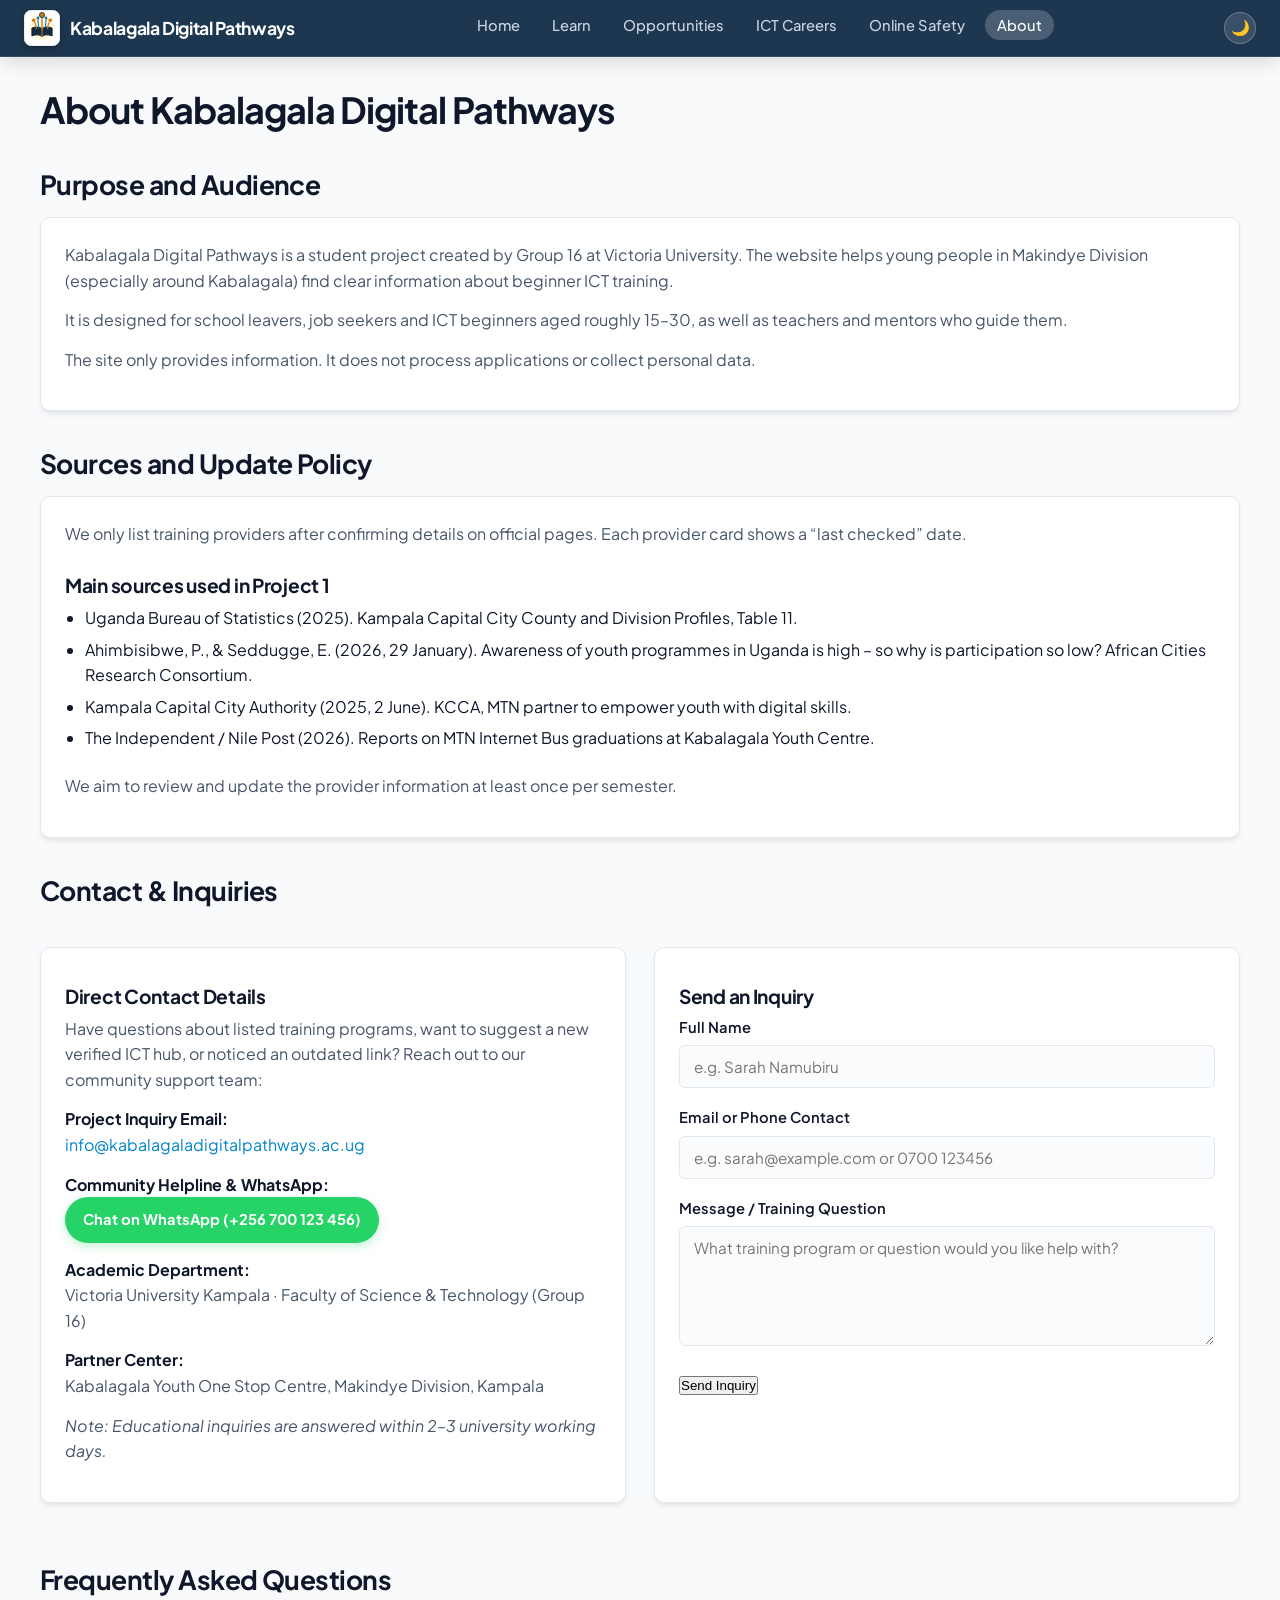
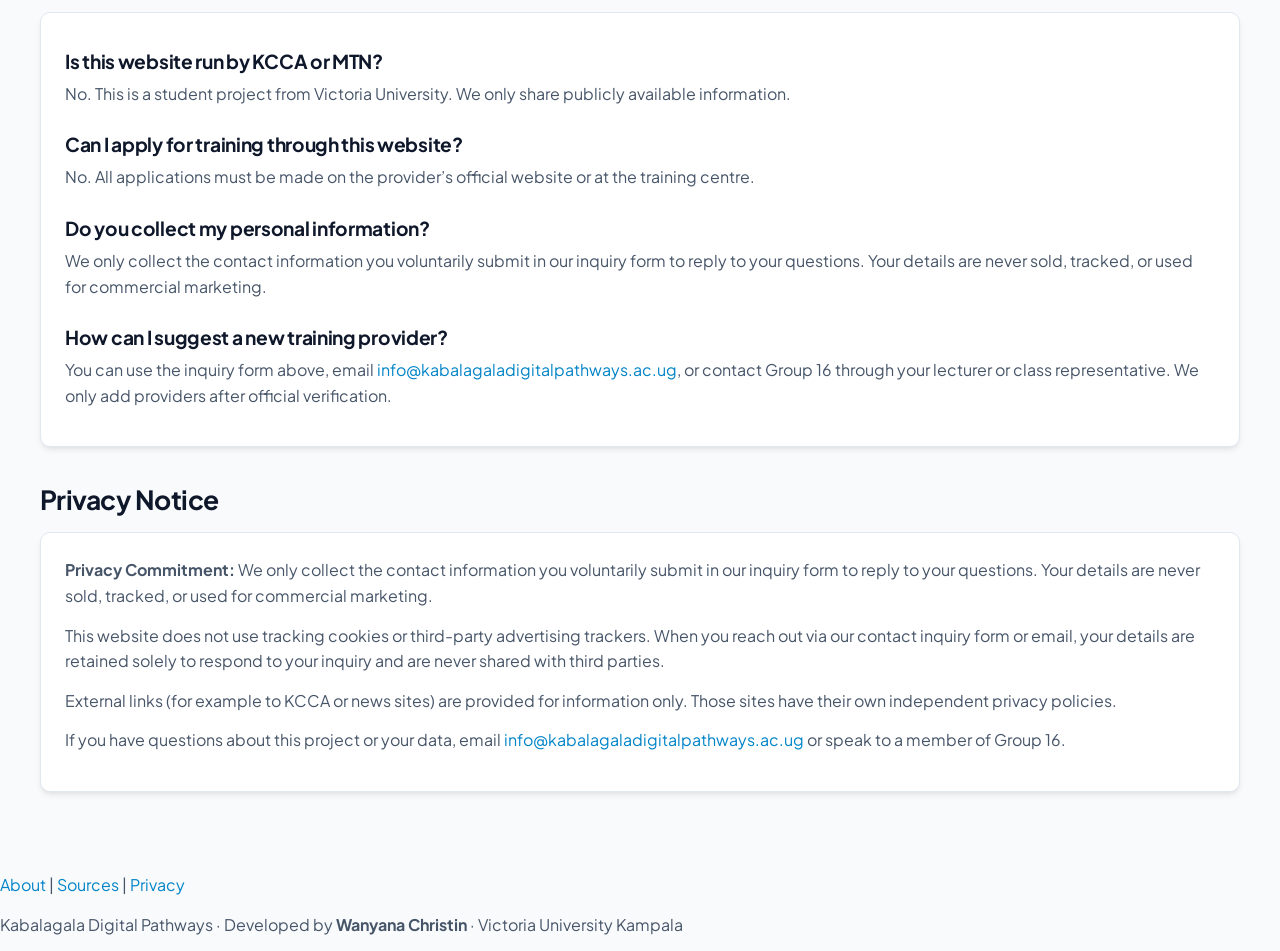
<file: about.html>
<!DOCTYPE html>
<html lang="en">

<head>
  <meta charset="UTF-8">
  <meta name="viewport" content="width=device-width, initial-scale=1.0">
  <title>About – Kabalagala Digital Pathways</title>
  <link rel="stylesheet" href="styles.css">
  <link rel="icon" type="image/svg+xml" href="images/logo-light.svg">
  <script>
    (function () {
      try {
        var t = localStorage.getItem('kdp_theme') || 'light';
        document.documentElement.setAttribute('data-theme', t);
      } catch (e) { }
    })();
  </script>
</head>

<body>

  <header>
    <div class="logo">
      <a href="index.html">
        <img src="images/logo-light.svg" alt="Kabalagala Digital Pathways Logo" class="logo-icon" data-theme-logo="true">
        <span>Kabalagala Digital Pathways</span>
      </a>
    </div>
    <nav>
      <ul>
        <li><a href="index.html">Home</a></li>
        <li><a href="learn.html">Learn</a></li>
        <li><a href="opportunities.html">Opportunities</a></li>
        <li><a href="careers.html">ICT Careers</a></li>
        <li><a href="safety.html">Online Safety</a></li>
        <li><a href="about.html" class="active">About</a></li>
      </ul>
    </nav>
    <button type="button" class="btn-theme-toggle" id="theme-toggle" title="Toggle Dark/Light Mode"
      aria-label="Toggle theme">
      🌙
    </button>
  </header>

  <main>
    <h1>About Kabalagala Digital Pathways</h1>

    <h2>Purpose and Audience</h2>
    <div class="card">
      <p>Kabalagala Digital Pathways is a student project created by Group 16 at Victoria University. The website helps
        young people in Makindye Division (especially around Kabalagala) find clear information about beginner ICT
        training.</p>
      <p>It is designed for school leavers, job seekers and ICT beginners aged roughly 15–30, as well as teachers and
        mentors who guide them.</p>
      <p>The site only provides information. It does not process applications or collect personal data.</p>
    </div>

    <h2 id="sources">Sources and Update Policy</h2>
    <div class="card">
      <p>We only list training providers after confirming details on official pages. Each provider card shows a “last
        checked” date.</p>
      <h3>Main sources used in Project 1</h3>
      <ul>
        <li>Uganda Bureau of Statistics (2025). Kampala Capital City County and Division Profiles, Table 11.</li>
        <li>Ahimbisibwe, P., & Seddugge, E. (2026, 29 January). Awareness of youth programmes in Uganda is high – so why
          is participation so low? African Cities Research Consortium.</li>
        <li>Kampala Capital City Authority (2025, 2 June). KCCA, MTN partner to empower youth with digital skills.</li>
        <li>The Independent / Nile Post (2026). Reports on MTN Internet Bus graduations at Kabalagala Youth Centre.</li>
      </ul>
      <p>We aim to review and update the provider information at least once per semester.</p>
    </div>

    <h2 id="contact">Contact & Inquiries</h2>
    <div class="contact-grid">
      <div class="card">
        <h3>Direct Contact Details</h3>
        <p>Have questions about listed training programs, want to suggest a new verified ICT hub, or noticed an outdated
          link? Reach out to our community support team:</p>

        <div class="contact-detail-item">
          <strong>Project Inquiry Email:</strong>
          <p><a href="mailto:info@kabalagaladigitalpathways.ac.ug">info@kabalagaladigitalpathways.ac.ug</a></p>
        </div>

        <div class="contact-detail-item">
          <strong>Community Helpline &amp; WhatsApp:</strong>
          <p>
            <a href="https://wa.me/256700123456" class="btn-whatsapp" target="_blank" rel="noopener">
              <span>Chat on WhatsApp (+256 700 123 456)</span>
            </a>
          </p>
        </div>

        <div class="contact-detail-item">
          <strong>Academic Department:</strong>
          <p>Victoria University Kampala &middot; Faculty of Science &amp; Technology (Group 16)</p>
        </div>

        <div class="contact-detail-item">
          <strong>Partner Center:</strong>
          <p>Kabalagala Youth One Stop Centre, Makindye Division, Kampala</p>
        </div>

        <p class="note"><em>Note: Educational inquiries are answered within 2–3 university working days.</em></p>
      </div>

      <div class="card">
        <h3>Send an Inquiry</h3>
        <form action="mailto:info@kabalagaladigitalpathways.ac.ug" method="post" enctype="text/plain">
          <div class="form-group">
            <label for="contact-name">Full Name</label>
            <input type="text" id="contact-name" name="fullName" class="form-control" placeholder="e.g. Sarah Namubiru"
              required>
          </div>

          <div class="form-group">
            <label for="contact-info">Email or Phone Contact</label>
            <input type="text" id="contact-info" name="contact" class="form-control"
              placeholder="e.g. sarah@example.com or 0700 123456" required>
          </div>

          <div class="form-group">
            <label for="contact-message">Message / Training Question</label>
            <textarea id="contact-message" name="message" class="form-control"
              placeholder="What training program or question would you like help with?" required></textarea>
          </div>

          <button type="submit" class="form-submit-btn">Send Inquiry</button>
        </form>
      </div>
    </div>

    <h2>Frequently Asked Questions</h2>
    <div class="card">
      <h3>Is this website run by KCCA or MTN?</h3>
      <p>No. This is a student project from Victoria University. We only share publicly available information.</p>

      <h3>Can I apply for training through this website?</h3>
      <p>No. All applications must be made on the provider’s official website or at the training centre.</p>

      <h3>Do you collect my personal information?</h3>
      <p>We only collect the contact information you voluntarily submit in our inquiry form to reply to your questions.
        Your details are never sold, tracked, or used for commercial marketing.</p>

      <h3>How can I suggest a new training provider?</h3>
      <p>You can use the inquiry form above, email <a
          href="mailto:info@kabalagaladigitalpathways.ac.ug">info@kabalagaladigitalpathways.ac.ug</a>, or contact Group 16
        through your lecturer or class representative. We only add providers after official verification.</p>
    </div>

    <h2 id="privacy">Privacy Notice</h2>
    <div class="card">
      <p><strong>Privacy Commitment:</strong> We only collect the contact information you voluntarily submit in our
        inquiry form to reply to your questions. Your details are never sold, tracked, or used for commercial marketing.
      </p>
      <p>This website does not use tracking cookies or third-party advertising trackers. When you reach out via our
        contact inquiry form or email, your details are retained solely to respond to your inquiry and are never shared
        with third parties.</p>
      <p>External links (for example to KCCA or news sites) are provided for information only. Those sites have their
        own independent privacy policies.</p>
      <p>If you have questions about this project or your data, email <a
          href="mailto:info@kabalagaladigitalpathways.ac.ug">info@kabalagaladigitalpathways.ac.ug</a> or speak to a member of
        Group 16.</p>
    </div>
  </main>

  <footer>
    <p>
      <a href="about.html">About</a> |
      <a href="about.html#sources">Sources</a> |
      <a href="about.html#privacy">Privacy</a>
    </p>
    <p>Kabalagala Digital Pathways &middot; Developed by <strong>Wanyana Christin</strong> &middot; Victoria University
      Kampala</p>
  </footer>

  <script>
    (function () {
      const themeToggleBtn = document.getElementById('theme-toggle');
      const htmlEl = document.documentElement;
      function setTheme(theme) {
        const isDark = (theme === 'dark');
        htmlEl.setAttribute('data-theme', isDark ? 'dark' : 'light');
        if (themeToggleBtn) themeToggleBtn.textContent = isDark ? '☀️' : '🌙';
        const logoSrc = isDark ? 'images/logo-dark.svg' : 'images/logo-light.svg';
        document.querySelectorAll('img.logo-icon, [data-theme-logo="true"]').forEach(function (img) {
          img.src = logoSrc;
        });
        const favicon = document.querySelector('link[rel="icon"]');
        if (favicon) favicon.href = logoSrc;
        try { localStorage.setItem('kdp_theme', theme); } catch (e) { }
      }
      const savedTheme = localStorage.getItem('kdp_theme') || 'light';
      setTheme(savedTheme);
      if (themeToggleBtn) {
        themeToggleBtn.addEventListener('click', function () {
          const current = htmlEl.getAttribute('data-theme');
          setTheme(current === 'dark' ? 'light' : 'dark');
        });
      }
    })();
  </script>
</body>

</html>
</file>
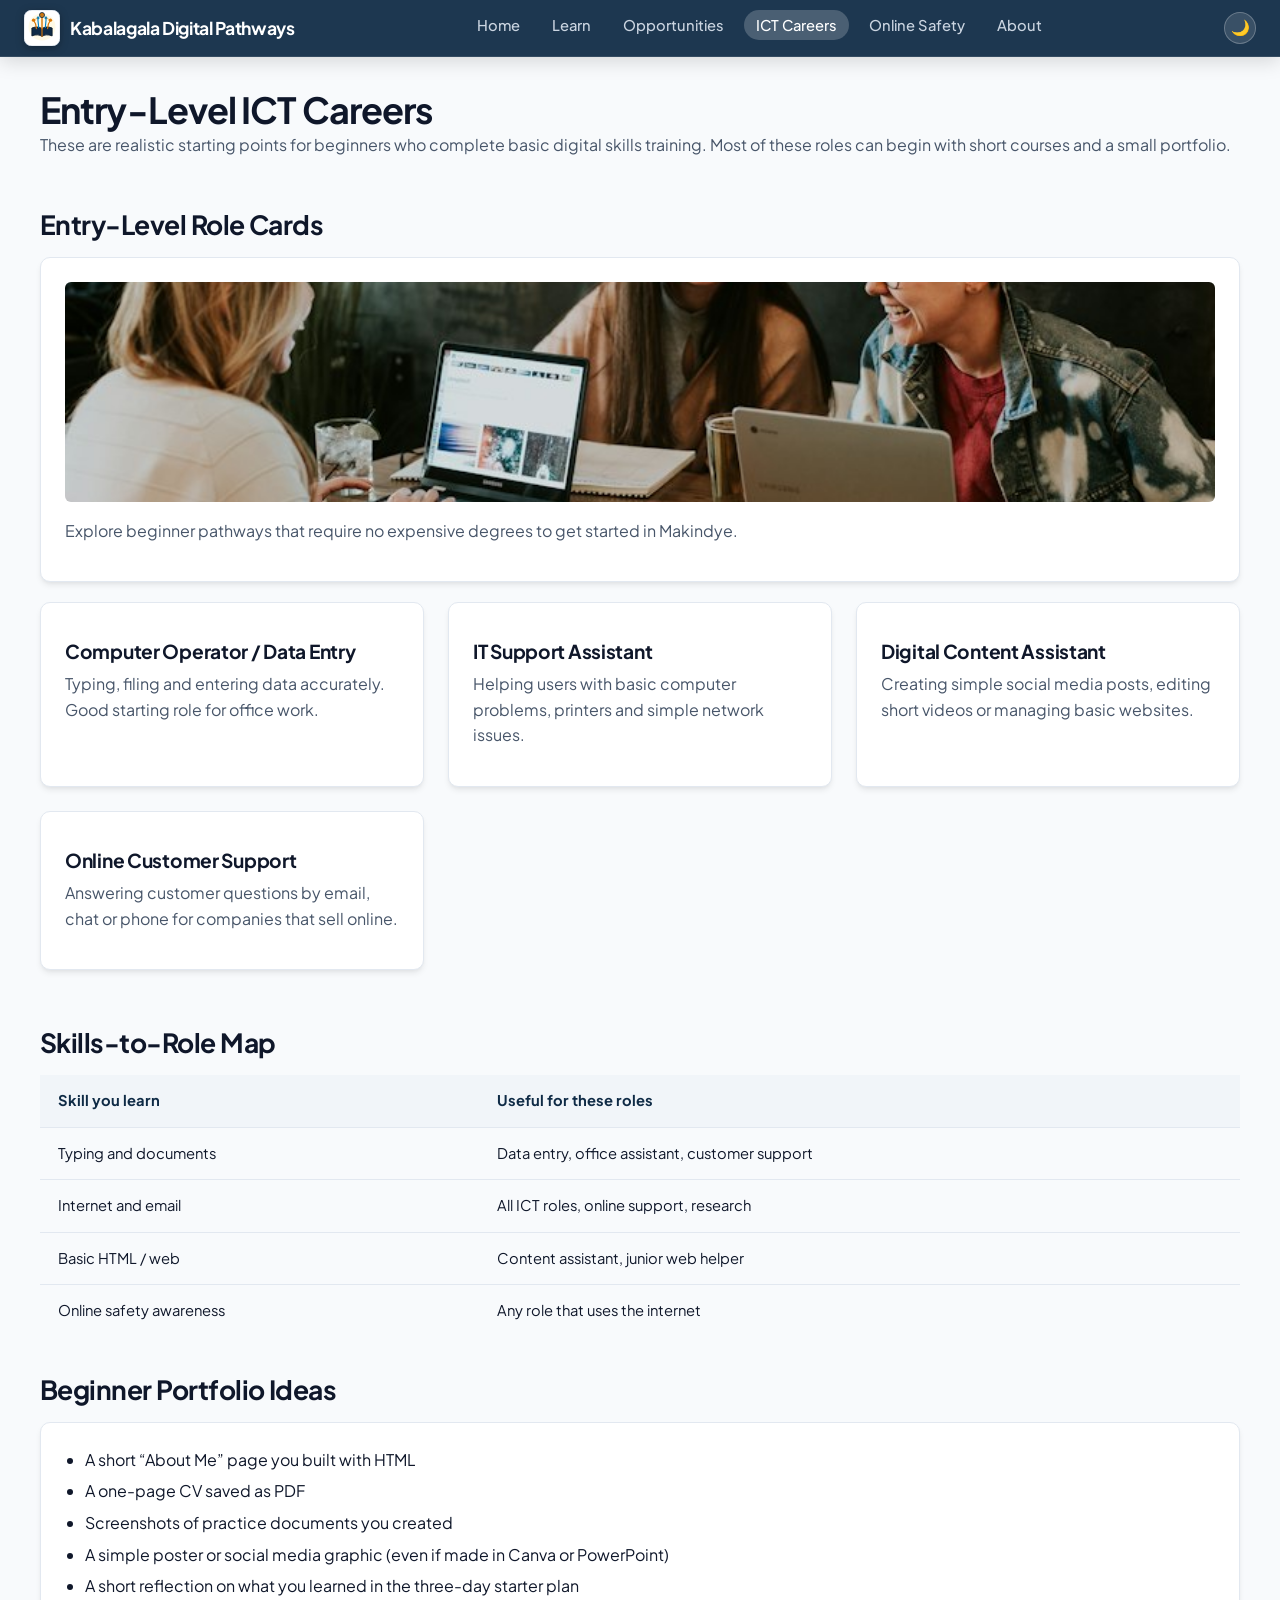
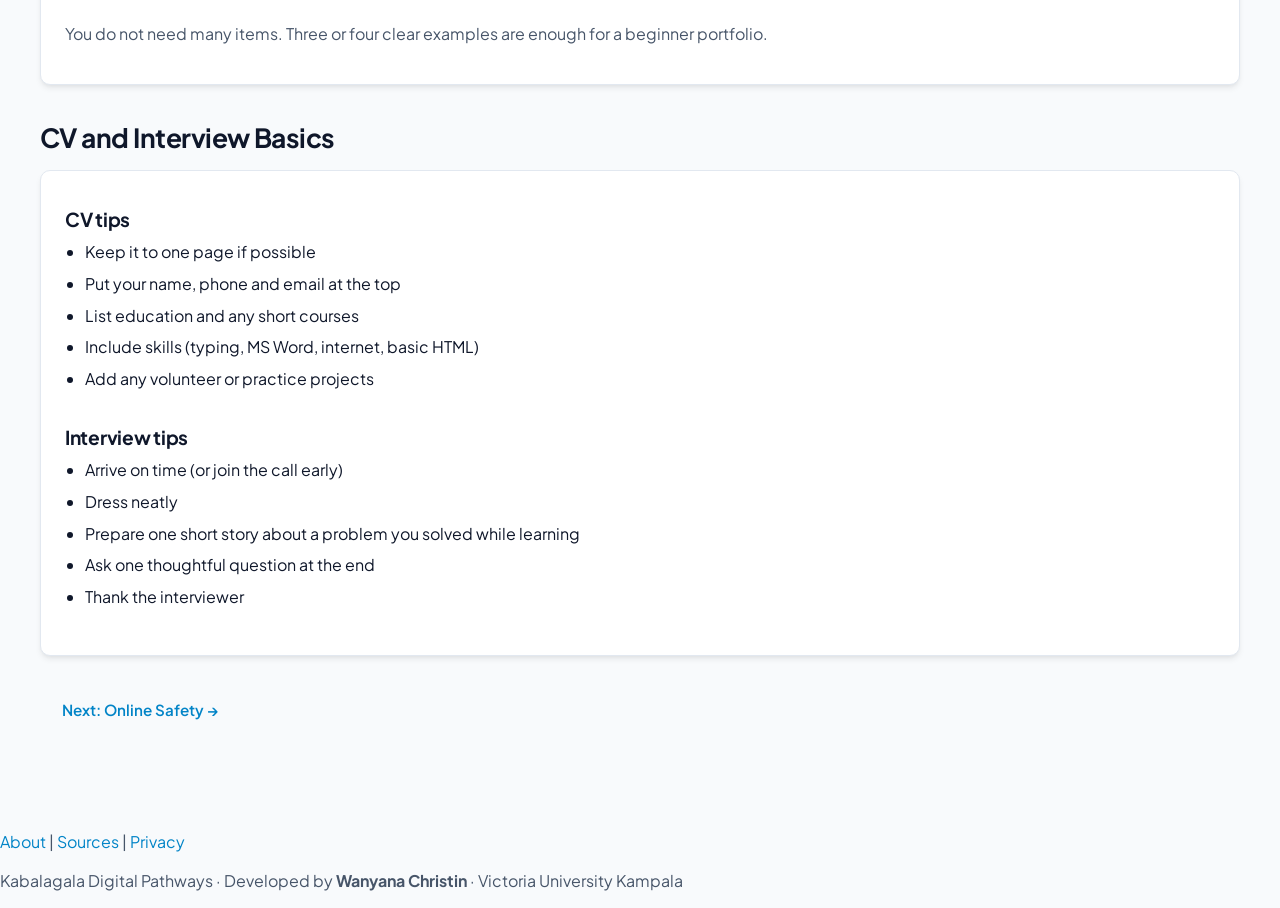
<file: careers.html>
<!DOCTYPE html>
<html lang="en">
<head>
  <meta charset="UTF-8">
  <meta name="viewport" content="width=device-width, initial-scale=1.0">
  <title>ICT Careers – Kabalagala Digital Pathways</title>
  <link rel="stylesheet" href="styles.css">
  <link rel="icon" type="image/svg+xml" href="images/logo-light.svg">
  <script>
    (function () {
      try {
        var t = localStorage.getItem('kdp_theme') || 'light';
        document.documentElement.setAttribute('data-theme', t);
      } catch (e) {}
    })();
  </script>
</head>
<body>

  <header>
    <div class="logo">
      <a href="index.html">
        <img src="images/logo-light.svg" alt="Kabalagala Digital Pathways Logo" class="logo-icon" data-theme-logo="true">
        <span>Kabalagala Digital Pathways</span>
      </a>
    </div>
    <nav>
      <ul>
        <li><a href="index.html">Home</a></li>
        <li><a href="learn.html">Learn</a></li>
        <li><a href="opportunities.html">Opportunities</a></li>
        <li><a href="careers.html" class="active">ICT Careers</a></li>
        <li><a href="safety.html">Online Safety</a></li>
        <li><a href="about.html">About</a></li>
      </ul>
    </nav>
    <button type="button" class="btn-theme-toggle" id="theme-toggle" title="Toggle Dark/Light Mode" aria-label="Toggle theme">
      🌙
    </button>
  </header>

  <main>
    <h1>Entry-Level ICT Careers</h1>
    <p>These are realistic starting points for beginners who complete basic digital skills training. Most of these roles can begin with short courses and a small portfolio.</p>

    <h2>Entry-Level Role Cards</h2>
    <div class="card" style="margin-bottom: 20px;">
      <img src="images/careers-tech.jpg" alt="Youth collaborating on technology and digital work" class="card-img" style="height: 220px;">
      <p>Explore beginner pathways that require no expensive degrees to get started in Makindye.</p>
    </div>
    <div class="card-grid">
      <div class="card">
        <h3>Computer Operator / Data Entry</h3>
        <p>Typing, filing and entering data accurately. Good starting role for office work.</p>
      </div>
      <div class="card">
        <h3>IT Support Assistant</h3>
        <p>Helping users with basic computer problems, printers and simple network issues.</p>
      </div>
      <div class="card">
        <h3>Digital Content Assistant</h3>
        <p>Creating simple social media posts, editing short videos or managing basic websites.</p>
      </div>
      <div class="card">
        <h3>Online Customer Support</h3>
        <p>Answering customer questions by email, chat or phone for companies that sell online.</p>
      </div>
    </div>

    <h2>Skills-to-Role Map</h2>
    <table>
      <thead>
        <tr>
          <th>Skill you learn</th>
          <th>Useful for these roles</th>
        </tr>
      </thead>
      <tbody>
        <tr>
          <td>Typing and documents</td>
          <td>Data entry, office assistant, customer support</td>
        </tr>
        <tr>
          <td>Internet and email</td>
          <td>All ICT roles, online support, research</td>
        </tr>
        <tr>
          <td>Basic HTML / web</td>
          <td>Content assistant, junior web helper</td>
        </tr>
        <tr>
          <td>Online safety awareness</td>
          <td>Any role that uses the internet</td>
        </tr>
      </tbody>
    </table>

    <h2>Beginner Portfolio Ideas</h2>
    <div class="card">
      <ul>
        <li>A short “About Me” page you built with HTML</li>
        <li>A one-page CV saved as PDF</li>
        <li>Screenshots of practice documents you created</li>
        <li>A simple poster or social media graphic (even if made in Canva or PowerPoint)</li>
        <li>A short reflection on what you learned in the three-day starter plan</li>
      </ul>
      <p>You do not need many items. Three or four clear examples are enough for a beginner portfolio.</p>
    </div>

    <h2>CV and Interview Basics</h2>
    <div class="card">
      <h3>CV tips</h3>
      <ul>
        <li>Keep it to one page if possible</li>
        <li>Put your name, phone and email at the top</li>
        <li>List education and any short courses</li>
        <li>Include skills (typing, MS Word, internet, basic HTML)</li>
        <li>Add any volunteer or practice projects</li>
      </ul>
      <h3>Interview tips</h3>
      <ul>
        <li>Arrive on time (or join the call early)</li>
        <li>Dress neatly</li>
        <li>Prepare one short story about a problem you solved while learning</li>
        <li>Ask one thoughtful question at the end</li>
        <li>Thank the interviewer</li>
      </ul>
    </div>

    <p style="margin-top: 30px;">
      <a href="safety.html" class="btn">Next: Online Safety →</a>
    </p>
  </main>

  <footer>
    <p>
      <a href="about.html">About</a> |
      <a href="about.html#sources">Sources</a> |
      <a href="about.html#privacy">Privacy</a>
    </p>
    <p>Kabalagala Digital Pathways &middot; Developed by <strong>Wanyana Christin</strong> &middot; Victoria University Kampala</p>
  </footer>

  <script>
    (function () {
      const themeToggleBtn = document.getElementById('theme-toggle');
      const htmlEl = document.documentElement;
      function setTheme(theme) {
        const isDark = (theme === 'dark');
        htmlEl.setAttribute('data-theme', isDark ? 'dark' : 'light');
        if (themeToggleBtn) themeToggleBtn.textContent = isDark ? '☀️' : '🌙';
        const logoSrc = isDark ? 'images/logo-dark.svg' : 'images/logo-light.svg';
        document.querySelectorAll('img.logo-icon, [data-theme-logo="true"]').forEach(function (img) {
          img.src = logoSrc;
        });
        const favicon = document.querySelector('link[rel="icon"]');
        if (favicon) favicon.href = logoSrc;
        try { localStorage.setItem('kdp_theme', theme); } catch (e) {}
      }
      const savedTheme = localStorage.getItem('kdp_theme') || 'light';
      setTheme(savedTheme);
      if (themeToggleBtn) {
        themeToggleBtn.addEventListener('click', function () {
          const current = htmlEl.getAttribute('data-theme');
          setTheme(current === 'dark' ? 'light' : 'dark');
        });
      }
    })();
  </script>
</body>
</html>
</file>
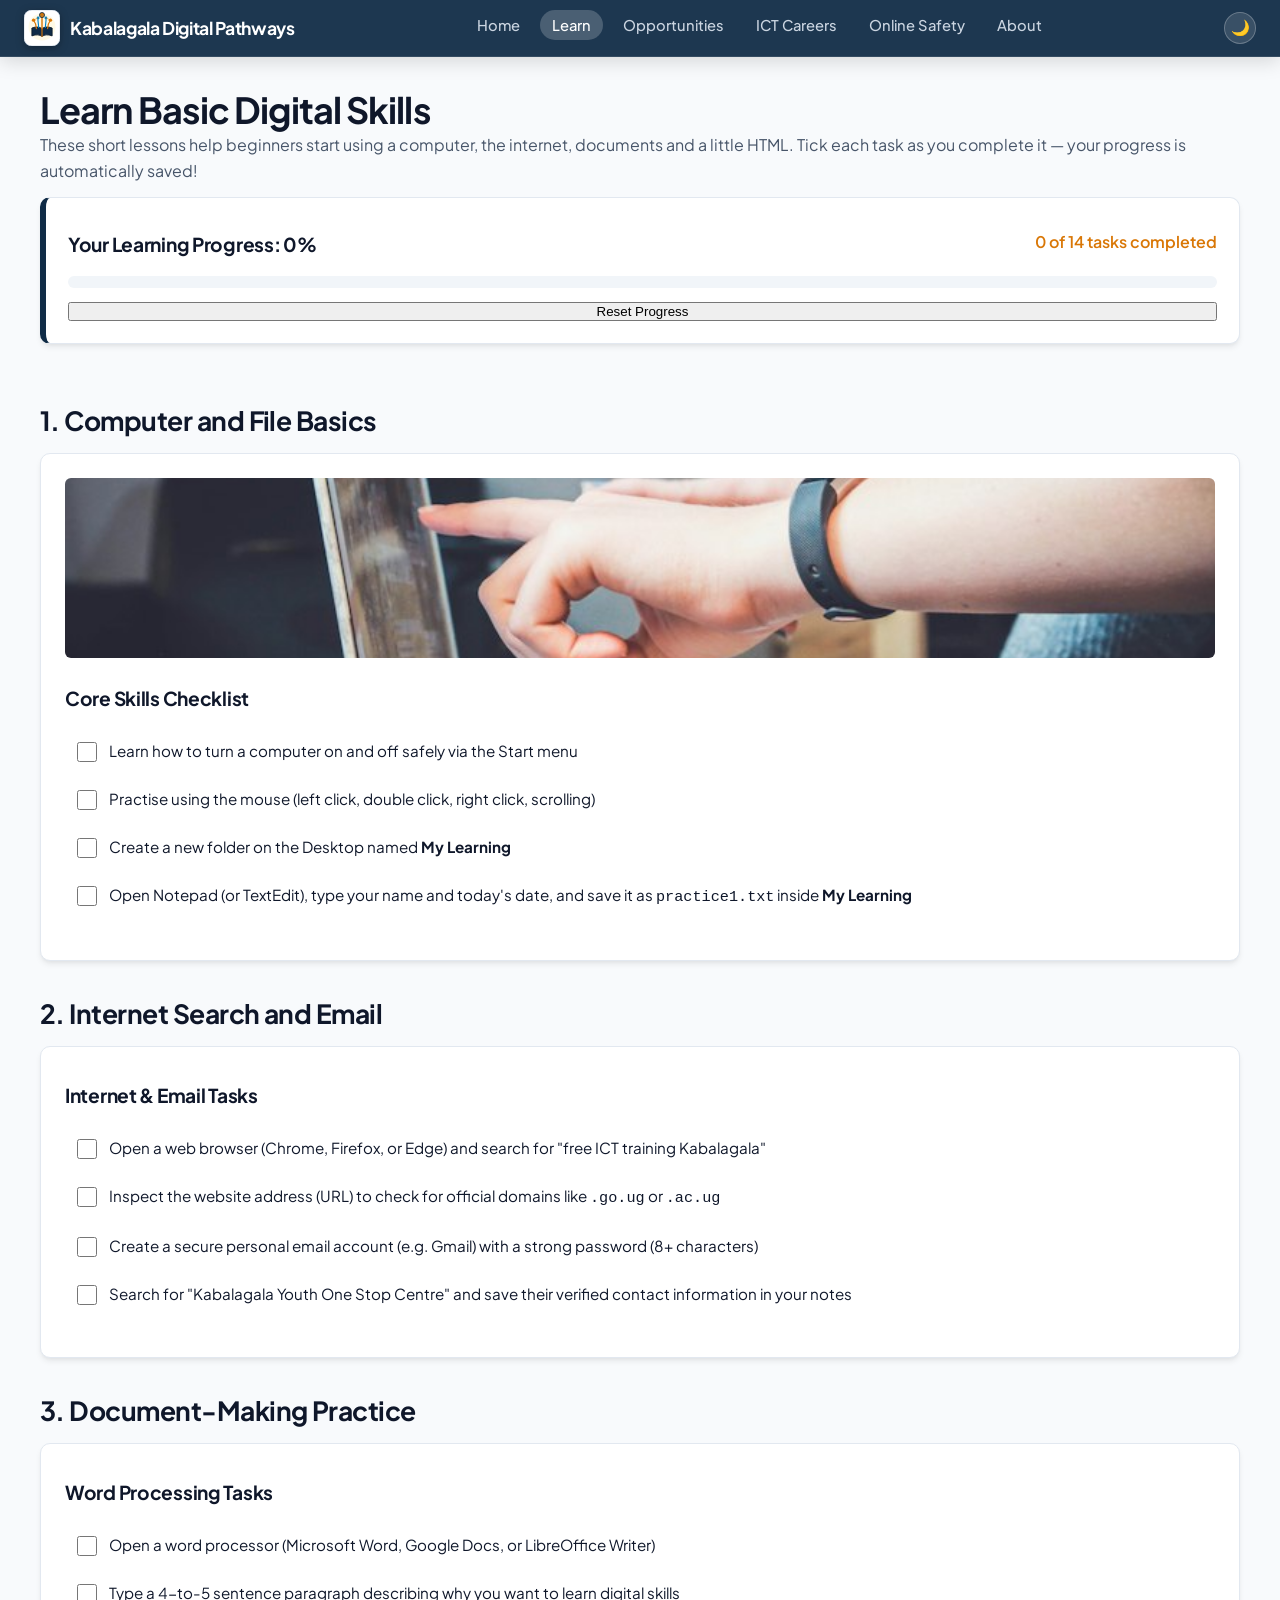
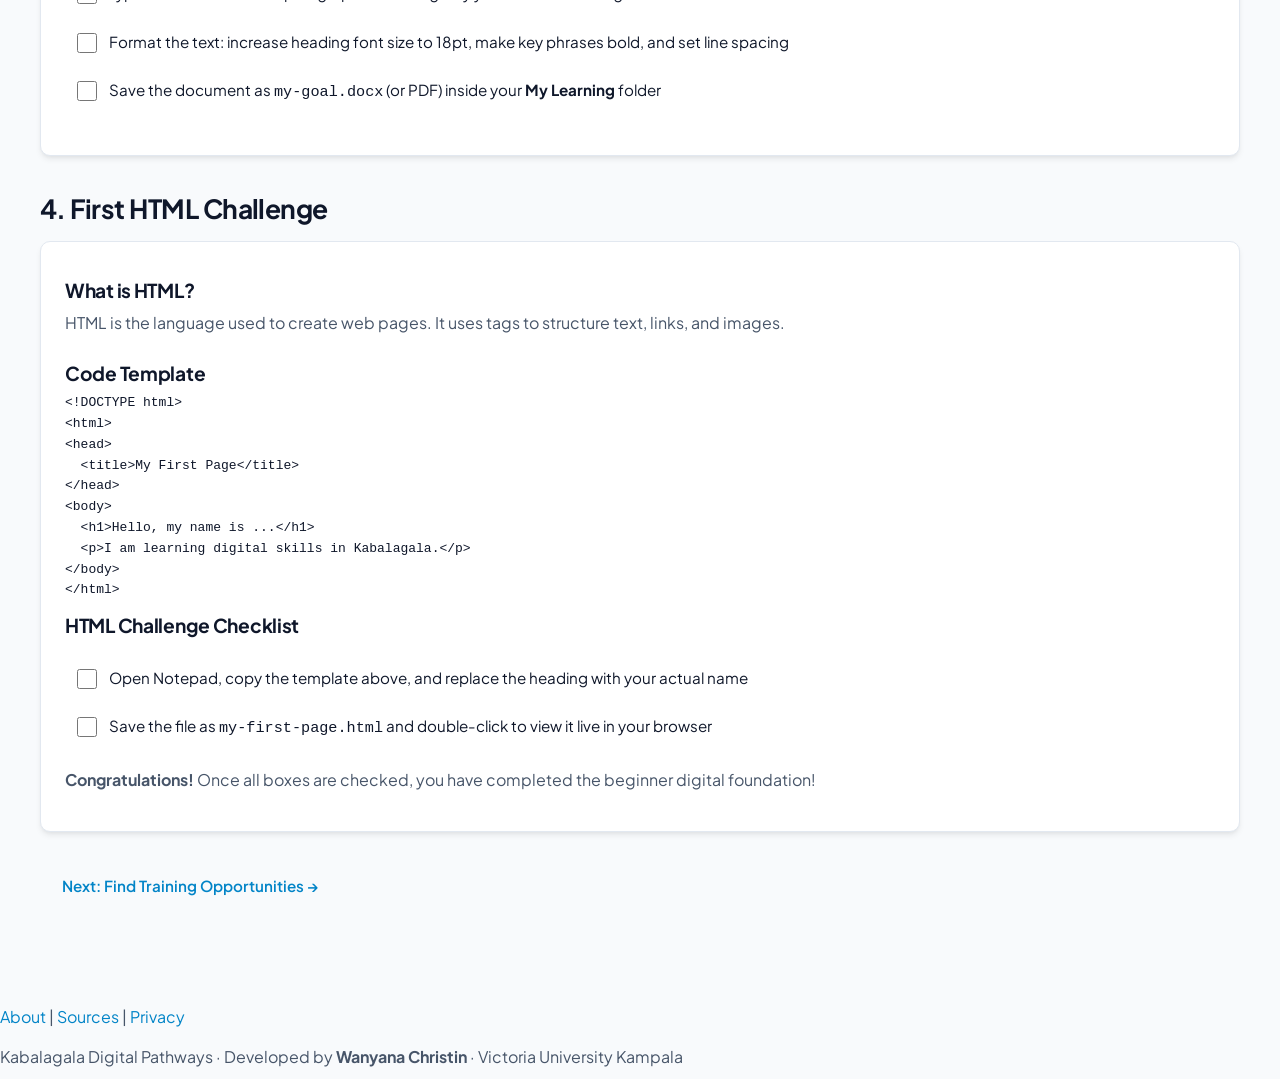
<file: learn.html>
<!DOCTYPE html>
<html lang="en">
<head>
  <meta charset="UTF-8">
  <meta name="viewport" content="width=device-width, initial-scale=1.0">
  <title>Learn – Kabalagala Digital Pathways</title>
  <link rel="stylesheet" href="styles.css">
  <link rel="icon" type="image/svg+xml" href="images/logo-light.svg">
  <script>
    (function () {
      try {
        var t = localStorage.getItem('kdp_theme') || 'light';
        document.documentElement.setAttribute('data-theme', t);
      } catch (e) {}
    })();
  </script>
</head>
<body>

  <header>
    <div class="logo">
      <a href="index.html">
        <img src="images/logo-light.svg" alt="Kabalagala Digital Pathways Logo" class="logo-icon" data-theme-logo="true">
        <span>Kabalagala Digital Pathways</span>
      </a>
    </div>
    <nav>
      <ul>
        <li><a href="index.html">Home</a></li>
        <li><a href="learn.html" class="active">Learn</a></li>
        <li><a href="opportunities.html">Opportunities</a></li>
        <li><a href="careers.html">ICT Careers</a></li>
        <li><a href="safety.html">Online Safety</a></li>
        <li><a href="about.html">About</a></li>
      </ul>
    </nav>
    <button type="button" class="btn-theme-toggle" id="theme-toggle" title="Toggle Dark/Light Mode" aria-label="Toggle theme">
      🌙
    </button>
  </header>

  <main>
    <h1>Learn Basic Digital Skills</h1>
    <p>These short lessons help beginners start using a computer, the internet, documents and a little HTML. Tick each task as you complete it — your progress is automatically saved!</p>

    <!-- Interactive Progress Tracker -->
    <div class="progress-container card" id="progress-tracker">
      <div class="progress-header">
        <h3>Your Learning Progress: <span id="progress-percent">0%</span></h3>
        <span id="progress-count" style="font-weight: 600; color: var(--accent);">0 of 14 tasks completed</span>
      </div>
      <div class="progress-bar-bg">
        <div class="progress-bar-fill" id="progress-bar" style="width: 0%;"></div>
      </div>
      <button type="button" id="reset-progress" class="btn-secondary">Reset Progress</button>
    </div>

    <h2>1. Computer and File Basics</h2>
    <div class="card">
      <img src="images/computer-basics.jpg" alt="Student practicing computer basics and typing" class="card-img">
      <h3>Core Skills Checklist</h3>
      <ul class="checklist">
        <li>
          <label class="checklist-item">
            <input type="checkbox" class="task-checkbox" data-task-id="comp-1">
            <span>Learn how to turn a computer on and off safely via the Start menu</span>
          </label>
        </li>
        <li>
          <label class="checklist-item">
            <input type="checkbox" class="task-checkbox" data-task-id="comp-2">
            <span>Practise using the mouse (left click, double click, right click, scrolling)</span>
          </label>
        </li>
        <li>
          <label class="checklist-item">
            <input type="checkbox" class="task-checkbox" data-task-id="comp-3">
            <span>Create a new folder on the Desktop named <strong>My Learning</strong></span>
          </label>
        </li>
        <li>
          <label class="checklist-item">
            <input type="checkbox" class="task-checkbox" data-task-id="comp-4">
            <span>Open Notepad (or TextEdit), type your name and today's date, and save it as <code>practice1.txt</code> inside <strong>My Learning</strong></span>
          </label>
        </li>
      </ul>
    </div>

    <h2>2. Internet Search and Email</h2>
    <div class="card">
      <h3>Internet &amp; Email Tasks</h3>
      <ul class="checklist">
        <li>
          <label class="checklist-item">
            <input type="checkbox" class="task-checkbox" data-task-id="net-1">
            <span>Open a web browser (Chrome, Firefox, or Edge) and search for "free ICT training Kabalagala"</span>
          </label>
        </li>
        <li>
          <label class="checklist-item">
            <input type="checkbox" class="task-checkbox" data-task-id="net-2">
            <span>Inspect the website address (URL) to check for official domains like <code>.go.ug</code> or <code>.ac.ug</code></span>
          </label>
        </li>
        <li>
          <label class="checklist-item">
            <input type="checkbox" class="task-checkbox" data-task-id="net-3">
            <span>Create a secure personal email account (e.g. Gmail) with a strong password (8+ characters)</span>
          </label>
        </li>
        <li>
          <label class="checklist-item">
            <input type="checkbox" class="task-checkbox" data-task-id="net-4">
            <span>Search for "Kabalagala Youth One Stop Centre" and save their verified contact information in your notes</span>
          </label>
        </li>
      </ul>
    </div>

    <h2>3. Document-Making Practice</h2>
    <div class="card">
      <h3>Word Processing Tasks</h3>
      <ul class="checklist">
        <li>
          <label class="checklist-item">
            <input type="checkbox" class="task-checkbox" data-task-id="doc-1">
            <span>Open a word processor (Microsoft Word, Google Docs, or LibreOffice Writer)</span>
          </label>
        </li>
        <li>
          <label class="checklist-item">
            <input type="checkbox" class="task-checkbox" data-task-id="doc-2">
            <span>Type a 4-to-5 sentence paragraph describing why you want to learn digital skills</span>
          </label>
        </li>
        <li>
          <label class="checklist-item">
            <input type="checkbox" class="task-checkbox" data-task-id="doc-3">
            <span>Format the text: increase heading font size to 18pt, make key phrases bold, and set line spacing</span>
          </label>
        </li>
        <li>
          <label class="checklist-item">
            <input type="checkbox" class="task-checkbox" data-task-id="doc-4">
            <span>Save the document as <code>my-goal.docx</code> (or PDF) inside your <strong>My Learning</strong> folder</span>
          </label>
        </li>
      </ul>
    </div>

    <h2>4. First HTML Challenge</h2>
    <div class="card">
      <h3>What is HTML?</h3>
      <p>HTML is the language used to create web pages. It uses tags to structure text, links, and images.</p>
      
      <h3>Code Template</h3>
      <pre>&lt;!DOCTYPE html&gt;
&lt;html&gt;
&lt;head&gt;
  &lt;title&gt;My First Page&lt;/title&gt;
&lt;/head&gt;
&lt;body&gt;
  &lt;h1&gt;Hello, my name is ...&lt;/h1&gt;
  &lt;p&gt;I am learning digital skills in Kabalagala.&lt;/p&gt;
&lt;/body&gt;
&lt;/html&gt;</pre>

      <h3>HTML Challenge Checklist</h3>
      <ul class="checklist">
        <li>
          <label class="checklist-item">
            <input type="checkbox" class="task-checkbox" data-task-id="html-1">
            <span>Open Notepad, copy the template above, and replace the heading with your actual name</span>
          </label>
        </li>
        <li>
          <label class="checklist-item">
            <input type="checkbox" class="task-checkbox" data-task-id="html-2">
            <span>Save the file as <code>my-first-page.html</code> and double-click to view it live in your browser</span>
          </label>
        </li>
      </ul>
      <p><strong>Congratulations!</strong> Once all boxes are checked, you have completed the beginner digital foundation!</p>
    </div>

    <p style="margin-top: 30px;">
      <a href="opportunities.html" class="btn">Next: Find Training Opportunities →</a>
    </p>

    <!-- Client-Side Persistence Script -->
    <script>
      document.addEventListener('DOMContentLoaded', function () {
        const STORAGE_KEY = 'kabalagala_digital_pathways_progress';
        const checkboxes = document.querySelectorAll('.task-checkbox');
        const progressBar = document.getElementById('progress-bar');
        const progressPercent = document.getElementById('progress-percent');
        const progressCount = document.getElementById('progress-count');
        const resetBtn = document.getElementById('reset-progress');

        // Restore saved checklist state
        let savedState = {};
        try {
          savedState = JSON.parse(localStorage.getItem(STORAGE_KEY) || '{}');
        } catch (e) {
          savedState = {};
        }

        checkboxes.forEach(function (cb) {
          const taskId = cb.getAttribute('data-task-id');
          if (savedState[taskId]) {
            cb.checked = true;
          }

          cb.addEventListener('change', function () {
            savedState[taskId] = cb.checked;
            try {
              localStorage.setItem(STORAGE_KEY, JSON.stringify(savedState));
            } catch (e) {}
            updateProgress();
          });
        });

        function updateProgress() {
          const total = checkboxes.length;
          let completed = 0;
          checkboxes.forEach(function (cb) {
            if (cb.checked) completed++;
          });
          const percent = total > 0 ? Math.round((completed / total) * 100) : 0;
          if (progressBar) progressBar.style.width = percent + '%';
          if (progressPercent) progressPercent.textContent = percent + '%';
          if (progressCount) progressCount.textContent = completed + ' of ' + total + ' tasks completed';
        }

        if (resetBtn) {
          resetBtn.addEventListener('click', function () {
            if (confirm('Do you want to reset your saved checklist progress?')) {
              savedState = {};
              try {
                localStorage.removeItem(STORAGE_KEY);
              } catch (e) {}
              checkboxes.forEach(function (cb) {
                cb.checked = false;
              });
              updateProgress();
            }
          });
        }

        updateProgress();
      });
    </script>
  </main>

  <footer>
    <p>
      <a href="about.html">About</a> |
      <a href="about.html#sources">Sources</a> |
      <a href="about.html#privacy">Privacy</a>
    </p>
    <p>Kabalagala Digital Pathways &middot; Developed by <strong>Wanyana Christin</strong> &middot; Victoria University Kampala</p>
  </footer>

  <script>
    (function () {
      const themeToggleBtn = document.getElementById('theme-toggle');
      const htmlEl = document.documentElement;
      function setTheme(theme) {
        const isDark = (theme === 'dark');
        htmlEl.setAttribute('data-theme', isDark ? 'dark' : 'light');
        if (themeToggleBtn) themeToggleBtn.textContent = isDark ? '☀️' : '🌙';
        const logoSrc = isDark ? 'images/logo-dark.svg' : 'images/logo-light.svg';
        document.querySelectorAll('img.logo-icon, [data-theme-logo="true"]').forEach(function (img) {
          img.src = logoSrc;
        });
        const favicon = document.querySelector('link[rel="icon"]');
        if (favicon) favicon.href = logoSrc;
        try { localStorage.setItem('kdp_theme', theme); } catch (e) {}
      }
      const savedTheme = localStorage.getItem('kdp_theme') || 'light';
      setTheme(savedTheme);
      if (themeToggleBtn) {
        themeToggleBtn.addEventListener('click', function () {
          const current = htmlEl.getAttribute('data-theme');
          setTheme(current === 'dark' ? 'light' : 'dark');
        });
      }
    })();
  </script>
</body>
</html>
</file>
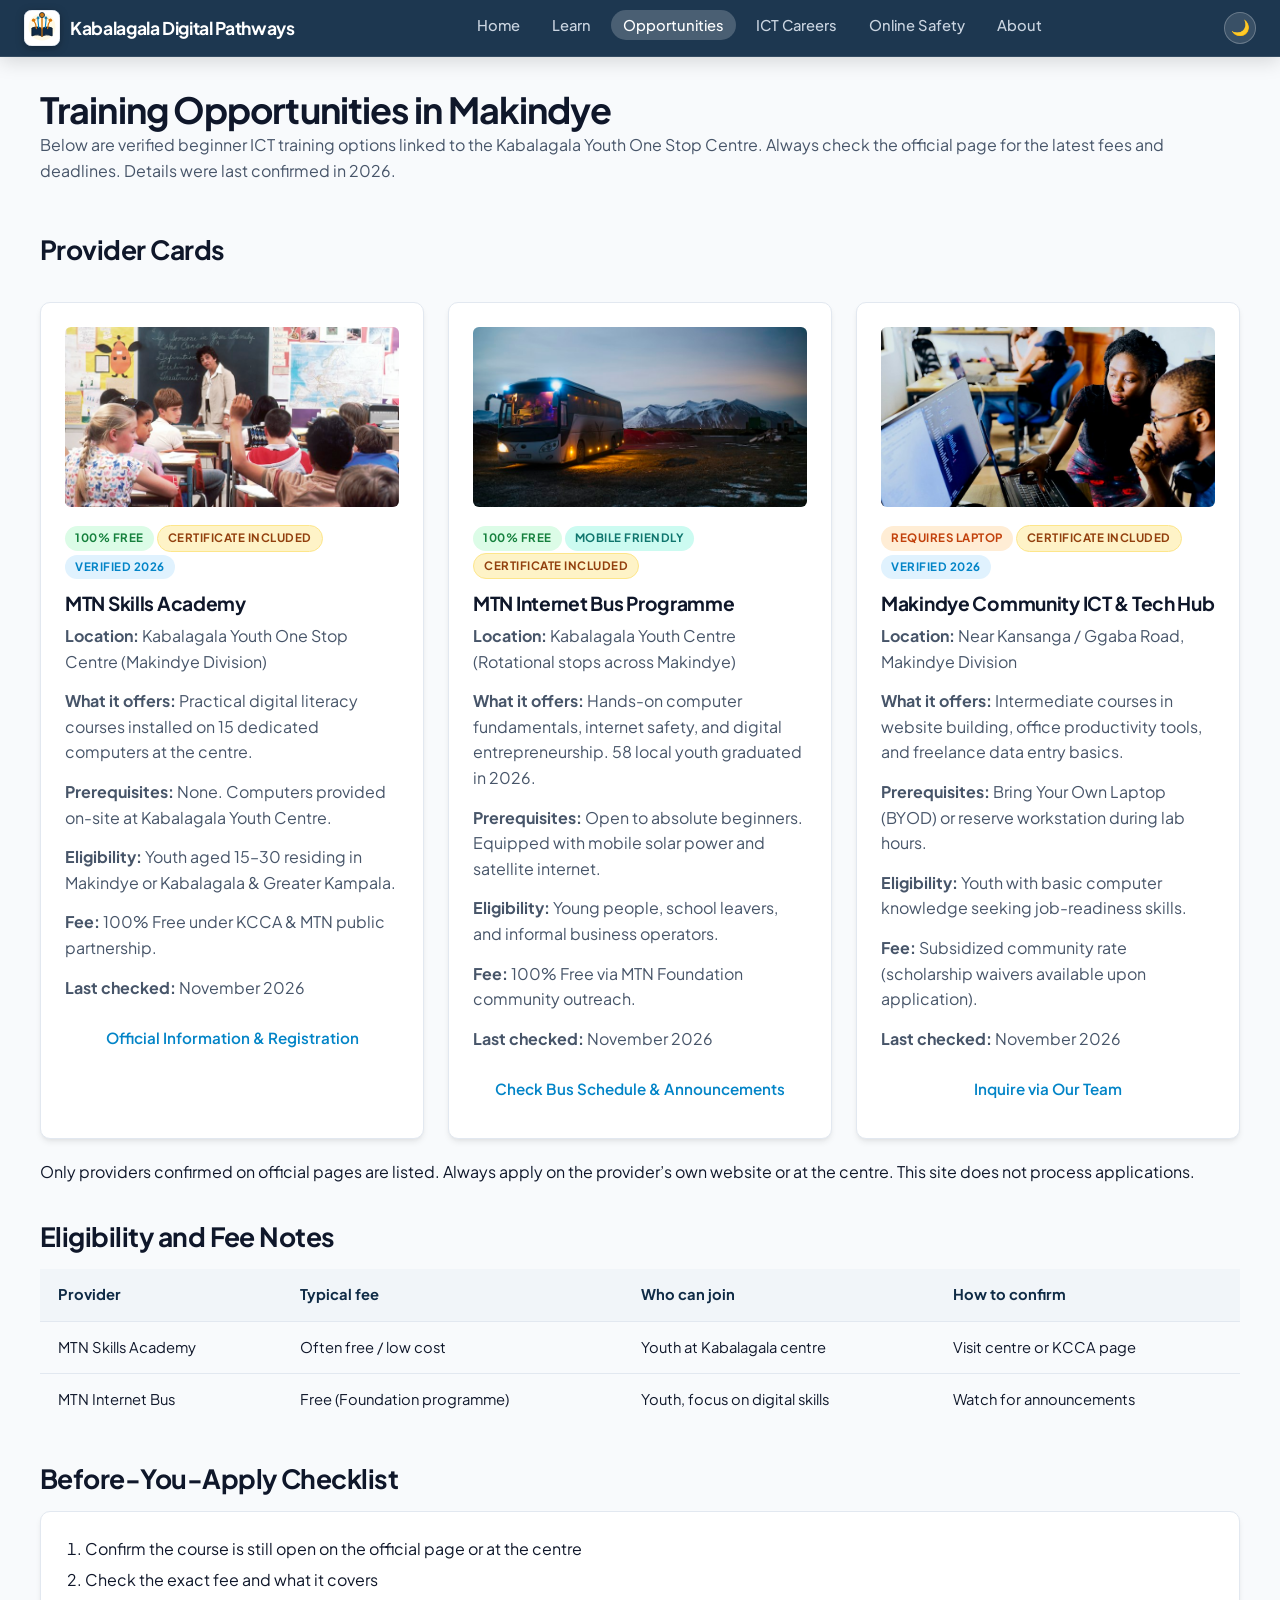
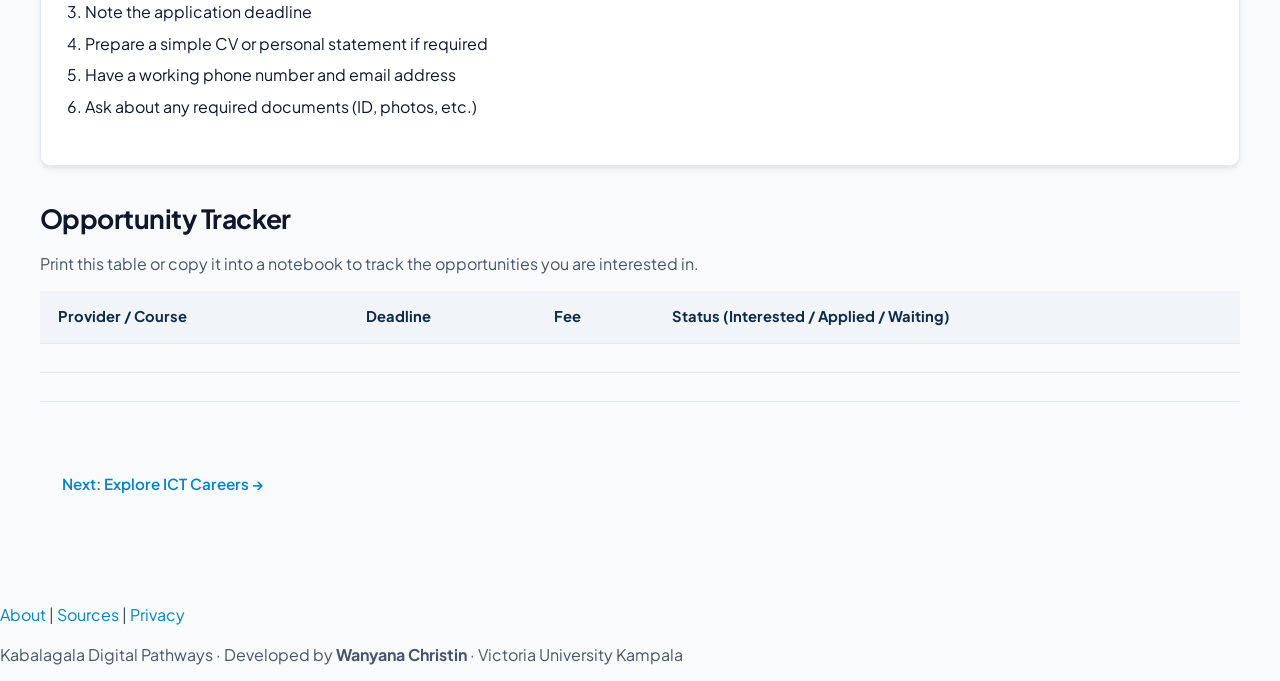
<file: opportunities.html>
<!DOCTYPE html>
<html lang="en">
<head>
  <meta charset="UTF-8">
  <meta name="viewport" content="width=device-width, initial-scale=1.0">
  <title>Opportunities – Kabalagala Digital Pathways</title>
  <link rel="stylesheet" href="styles.css">
  <link rel="icon" type="image/svg+xml" href="images/logo-light.svg">
  <script>
    (function () {
      try {
        var t = localStorage.getItem('kdp_theme') || 'light';
        document.documentElement.setAttribute('data-theme', t);
      } catch (e) {}
    })();
  </script>
</head>
<body>

  <header>
    <div class="logo">
      <a href="index.html">
        <img src="images/logo-light.svg" alt="Kabalagala Digital Pathways Logo" class="logo-icon" data-theme-logo="true">
        <span>Kabalagala Digital Pathways</span>
      </a>
    </div>
    <nav>
      <ul>
        <li><a href="index.html">Home</a></li>
        <li><a href="learn.html">Learn</a></li>
        <li><a href="opportunities.html" class="active">Opportunities</a></li>
        <li><a href="careers.html">ICT Careers</a></li>
        <li><a href="safety.html">Online Safety</a></li>
        <li><a href="about.html">About</a></li>
      </ul>
    </nav>
    <button type="button" class="btn-theme-toggle" id="theme-toggle" title="Toggle Dark/Light Mode" aria-label="Toggle theme">
      🌙
    </button>
  </header>

  <main>
    <h1>Training Opportunities in Makindye</h1>
    <p>Below are verified beginner ICT training options linked to the Kabalagala Youth One Stop Centre. Always check the official page for the latest fees and deadlines. Details were last confirmed in 2026.</p>

    <h2>Provider Cards</h2>
    <div class="card-grid">
      <div class="card">
        <img src="images/kabalagala-centre.jpg" alt="Computers at Kabalagala Youth Centre" class="card-img">
        <div>
          <span class="badge badge-free">100% Free</span>
          <span class="badge badge-cert">Certificate Included</span>
          <span class="badge badge-verified">Verified 2026</span>
        </div>
        <h3>MTN Skills Academy</h3>
        <p><strong>Location:</strong> Kabalagala Youth One Stop Centre (Makindye Division)</p>
        <p><strong>What it offers:</strong> Practical digital literacy courses installed on 15 dedicated computers at the centre.</p>
        <p><strong>Prerequisites:</strong> None. Computers provided on-site at Kabalagala Youth Centre.</p>
        <p><strong>Eligibility:</strong> Youth aged 15–30 residing in Makindye or Kabalagala &amp; Greater Kampala.</p>
        <p><strong>Fee:</strong> 100% Free under KCCA &amp; MTN public partnership.</p>
        <p><strong>Last checked:</strong> November 2026</p>
        <a href="https://kcca.go.ug/news/964" class="btn" target="_blank" rel="noopener">Official Information &amp; Registration</a>
      </div>

      <div class="card">
        <img src="images/mtn-skills-bus.jpg" alt="MTN Mobile Internet Bus for youth digital literacy" class="card-img">
        <div>
          <span class="badge badge-free">100% Free</span>
          <span class="badge badge-mobile">Mobile Friendly</span>
          <span class="badge badge-cert">Certificate Included</span>
        </div>
        <h3>MTN Internet Bus Programme</h3>
        <p><strong>Location:</strong> Kabalagala Youth Centre (Rotational stops across Makindye)</p>
        <p><strong>What it offers:</strong> Hands-on computer fundamentals, internet safety, and digital entrepreneurship. 58 local youth graduated in 2026.</p>
        <p><strong>Prerequisites:</strong> Open to absolute beginners. Equipped with mobile solar power and satellite internet.</p>
        <p><strong>Eligibility:</strong> Young people, school leavers, and informal business operators.</p>
        <p><strong>Fee:</strong> 100% Free via MTN Foundation community outreach.</p>
        <p><strong>Last checked:</strong> November 2026</p>
        <a href="https://www.independent.co.ug/" class="btn" target="_blank" rel="noopener">Check Bus Schedule &amp; Announcements</a>
      </div>

      <div class="card">
        <img src="images/hero-youth-ict.jpg" alt="Youth collaborating at Makindye Community Lab" class="card-img">
        <div>
          <span class="badge badge-req">Requires Laptop</span>
          <span class="badge badge-cert">Certificate Included</span>
          <span class="badge badge-verified">Verified 2026</span>
        </div>
        <h3>Makindye Community ICT &amp; Tech Hub</h3>
        <p><strong>Location:</strong> Near Kansanga / Ggaba Road, Makindye Division</p>
        <p><strong>What it offers:</strong> Intermediate courses in website building, office productivity tools, and freelance data entry basics.</p>
        <p><strong>Prerequisites:</strong> Bring Your Own Laptop (BYOD) or reserve workstation during lab hours.</p>
        <p><strong>Eligibility:</strong> Youth with basic computer knowledge seeking job-readiness skills.</p>
        <p><strong>Fee:</strong> Subsidized community rate (scholarship waivers available upon application).</p>
        <p><strong>Last checked:</strong> November 2026</p>
        <a href="about.html#contact" class="btn">Inquire via Our Team</a>
      </div>
    </div>

    <div class="note">
      Only providers confirmed on official pages are listed. Always apply on the provider’s own website or at the centre. This site does not process applications.
    </div>

    <h2>Eligibility and Fee Notes</h2>
    <table>
      <thead>
        <tr>
          <th>Provider</th>
          <th>Typical fee</th>
          <th>Who can join</th>
          <th>How to confirm</th>
        </tr>
      </thead>
      <tbody>
        <tr>
          <td>MTN Skills Academy</td>
          <td>Often free / low cost</td>
          <td>Youth at Kabalagala centre</td>
          <td>Visit centre or KCCA page</td>
        </tr>
        <tr>
          <td>MTN Internet Bus</td>
          <td>Free (Foundation programme)</td>
          <td>Youth, focus on digital skills</td>
          <td>Watch for announcements</td>
        </tr>
      </tbody>
    </table>

    <h2>Before-You-Apply Checklist</h2>
    <div class="card">
      <ol>
        <li>Confirm the course is still open on the official page or at the centre</li>
        <li>Check the exact fee and what it covers</li>
        <li>Note the application deadline</li>
        <li>Prepare a simple CV or personal statement if required</li>
        <li>Have a working phone number and email address</li>
        <li>Ask about any required documents (ID, photos, etc.)</li>
      </ol>
    </div>

    <h2>Opportunity Tracker</h2>
    <p>Print this table or copy it into a notebook to track the opportunities you are interested in.</p>
    <table>
      <thead>
        <tr>
          <th>Provider / Course</th>
          <th>Deadline</th>
          <th>Fee</th>
          <th>Status (Interested / Applied / Waiting)</th>
        </tr>
      </thead>
      <tbody>
        <tr>
          <td></td>
          <td></td>
          <td></td>
          <td></td>
        </tr>
        <tr>
          <td></td>
          <td></td>
          <td></td>
          <td></td>
        </tr>
        <tr>
          <td></td>
          <td></td>
          <td></td>
          <td></td>
        </tr>
      </tbody>
    </table>

    <p style="margin-top: 30px;">
      <a href="careers.html" class="btn">Next: Explore ICT Careers →</a>
    </p>
  </main>

  <footer>
    <p>
      <a href="about.html">About</a> |
      <a href="about.html#sources">Sources</a> |
      <a href="about.html#privacy">Privacy</a>
    </p>
    <p>Kabalagala Digital Pathways &middot; Developed by <strong>Wanyana Christin</strong> &middot; Victoria University Kampala</p>
  </footer>

  <script>
    (function () {
      const themeToggleBtn = document.getElementById('theme-toggle');
      const htmlEl = document.documentElement;
      function setTheme(theme) {
        const isDark = (theme === 'dark');
        htmlEl.setAttribute('data-theme', isDark ? 'dark' : 'light');
        if (themeToggleBtn) themeToggleBtn.textContent = isDark ? '☀️' : '🌙';
        const logoSrc = isDark ? 'images/logo-dark.svg' : 'images/logo-light.svg';
        document.querySelectorAll('img.logo-icon, [data-theme-logo="true"]').forEach(function (img) {
          img.src = logoSrc;
        });
        const favicon = document.querySelector('link[rel="icon"]');
        if (favicon) favicon.href = logoSrc;
        try { localStorage.setItem('kdp_theme', theme); } catch (e) {}
      }
      const savedTheme = localStorage.getItem('kdp_theme') || 'light';
      setTheme(savedTheme);
      if (themeToggleBtn) {
        themeToggleBtn.addEventListener('click', function () {
          const current = htmlEl.getAttribute('data-theme');
          setTheme(current === 'dark' ? 'light' : 'dark');
        });
      }
    })();
  </script>
</body>
</html>
</file>
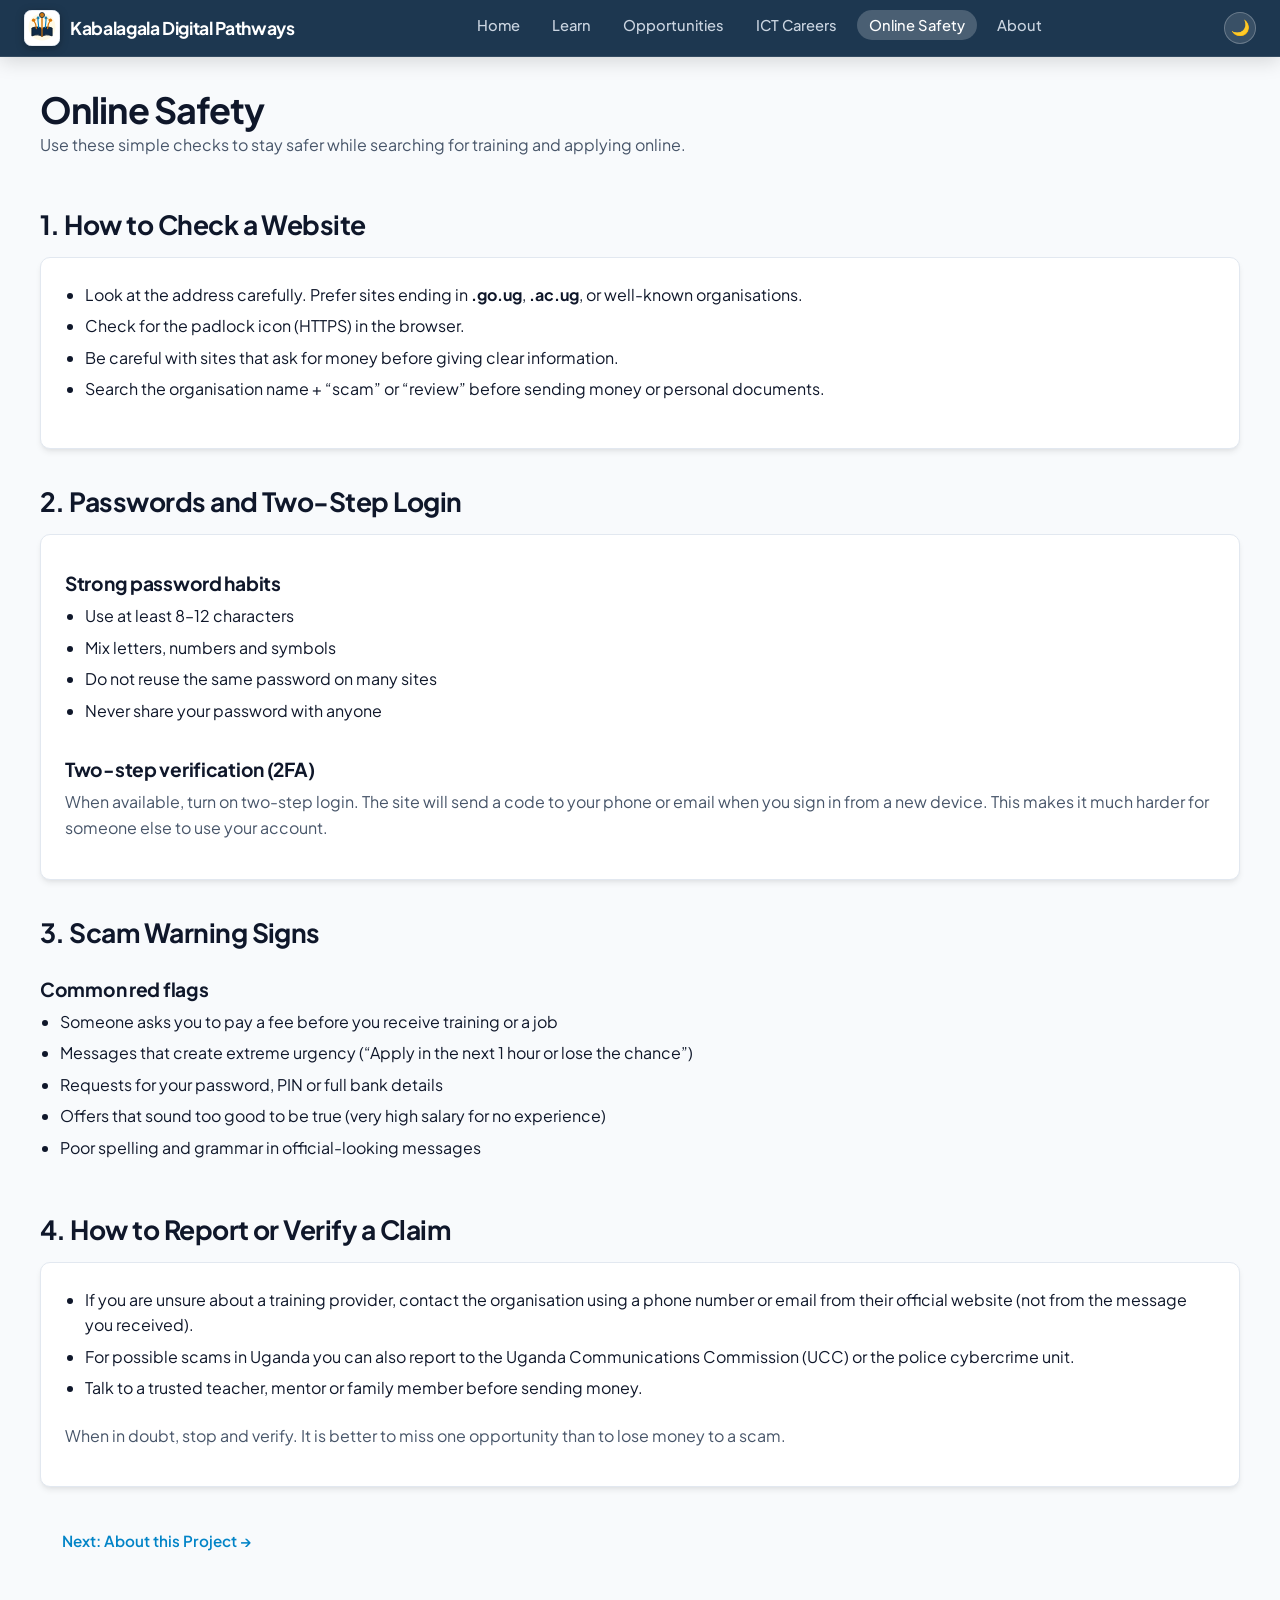
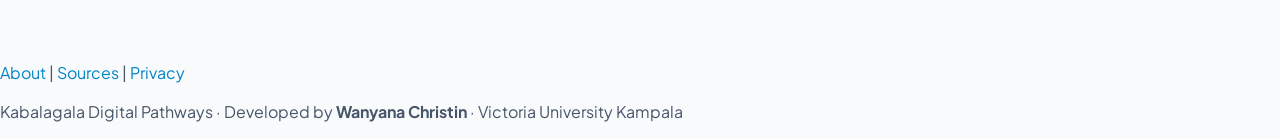
<file: safety.html>
<!DOCTYPE html>
<html lang="en">
<head>
  <meta charset="UTF-8">
  <meta name="viewport" content="width=device-width, initial-scale=1.0">
  <title>Online Safety – Kabalagala Digital Pathways</title>
  <link rel="stylesheet" href="styles.css">
  <link rel="icon" type="image/svg+xml" href="images/logo-light.svg">
  <script>
    (function () {
      try {
        var t = localStorage.getItem('kdp_theme') || 'light';
        document.documentElement.setAttribute('data-theme', t);
      } catch (e) {}
    })();
  </script>
</head>
<body>

  <header>
    <div class="logo">
      <a href="index.html">
        <img src="images/logo-light.svg" alt="Kabalagala Digital Pathways Logo" class="logo-icon" data-theme-logo="true">
        <span>Kabalagala Digital Pathways</span>
      </a>
    </div>
    <nav>
      <ul>
        <li><a href="index.html">Home</a></li>
        <li><a href="learn.html">Learn</a></li>
        <li><a href="opportunities.html">Opportunities</a></li>
        <li><a href="careers.html">ICT Careers</a></li>
        <li><a href="safety.html" class="active">Online Safety</a></li>
        <li><a href="about.html">About</a></li>
      </ul>
    </nav>
    <button type="button" class="btn-theme-toggle" id="theme-toggle" title="Toggle Dark/Light Mode" aria-label="Toggle theme">
      🌙
    </button>
  </header>

  <main>
    <h1>Online Safety</h1>
    <p>Use these simple checks to stay safer while searching for training and applying online.</p>

    <h2>1. How to Check a Website</h2>
    <div class="card">
      <ul>
        <li>Look at the address carefully. Prefer sites ending in <strong>.go.ug</strong>, <strong>.ac.ug</strong>, or well-known organisations.</li>
        <li>Check for the padlock icon (HTTPS) in the browser.</li>
        <li>Be careful with sites that ask for money before giving clear information.</li>
        <li>Search the organisation name + “scam” or “review” before sending money or personal documents.</li>
      </ul>
    </div>

    <h2>2. Passwords and Two-Step Login</h2>
    <div class="card">
      <h3>Strong password habits</h3>
      <ul>
        <li>Use at least 8–12 characters</li>
        <li>Mix letters, numbers and symbols</li>
        <li>Do not reuse the same password on many sites</li>
        <li>Never share your password with anyone</li>
      </ul>
      <h3>Two-step verification (2FA)</h3>
      <p>When available, turn on two-step login. The site will send a code to your phone or email when you sign in from a new device. This makes it much harder for someone else to use your account.</p>
    </div>

    <h2>3. Scam Warning Signs</h2>
    <div class="warning">
      <h3>Common red flags</h3>
      <ul>
        <li>Someone asks you to pay a fee before you receive training or a job</li>
        <li>Messages that create extreme urgency (“Apply in the next 1 hour or lose the chance”)</li>
        <li>Requests for your password, PIN or full bank details</li>
        <li>Offers that sound too good to be true (very high salary for no experience)</li>
        <li>Poor spelling and grammar in official-looking messages</li>
      </ul>
    </div>

    <h2>4. How to Report or Verify a Claim</h2>
    <div class="card">
      <ul>
        <li>If you are unsure about a training provider, contact the organisation using a phone number or email from their official website (not from the message you received).</li>
        <li>For possible scams in Uganda you can also report to the Uganda Communications Commission (UCC) or the police cybercrime unit.</li>
        <li>Talk to a trusted teacher, mentor or family member before sending money.</li>
      </ul>
      <p>When in doubt, stop and verify. It is better to miss one opportunity than to lose money to a scam.</p>
    </div>

    <p style="margin-top: 30px;">
      <a href="about.html" class="btn">Next: About this Project →</a>
    </p>
  </main>

  <footer>
    <p>
      <a href="about.html">About</a> |
      <a href="about.html#sources">Sources</a> |
      <a href="about.html#privacy">Privacy</a>
    </p>
    <p>Kabalagala Digital Pathways &middot; Developed by <strong>Wanyana Christin</strong> &middot; Victoria University Kampala</p>
  </footer>

  <script>
    (function () {
      const themeToggleBtn = document.getElementById('theme-toggle');
      const htmlEl = document.documentElement;
      function setTheme(theme) {
        const isDark = (theme === 'dark');
        htmlEl.setAttribute('data-theme', isDark ? 'dark' : 'light');
        if (themeToggleBtn) themeToggleBtn.textContent = isDark ? '☀️' : '🌙';
        const logoSrc = isDark ? 'images/logo-dark.svg' : 'images/logo-light.svg';
        document.querySelectorAll('img.logo-icon, [data-theme-logo="true"]').forEach(function (img) {
          img.src = logoSrc;
        });
        const favicon = document.querySelector('link[rel="icon"]');
        if (favicon) favicon.href = logoSrc;
        try { localStorage.setItem('kdp_theme', theme); } catch (e) {}
      }
      const savedTheme = localStorage.getItem('kdp_theme') || 'light';
      setTheme(savedTheme);
      if (themeToggleBtn) {
        themeToggleBtn.addEventListener('click', function () {
          const current = htmlEl.getAttribute('data-theme');
          setTheme(current === 'dark' ? 'light' : 'dark');
        });
      }
    })();
  </script>
</body>
</html>
</file>
<file: styles.css>
/* ==========================================================================
   KABALAGALA DIGITAL PATHWAYS - ENTERPRISE DESIGN SYSTEM
   Modern, production-grade stylesheet for Kabalagala Youth ICT Empowerment SPA
   Inspired by Coursera, Microsoft Learn & edX
   ========================================================================== */

@import url('https://fonts.googleapis.com/css2?family=Plus+Jakarta+Sans:wght@400;500;600;700;800&family=Inter:wght@400;500;600;700&display=swap');

/* ===== ROOT DESIGN TOKENS ===== */
:root {
  /* Colors */
  --primary: #0f2b46;
  --primary-dark: #091a2b;
  --primary-light: #0284c7;
  --primary-gradient: linear-gradient(135deg, #0f2b46 0%, #1a4a75 100%);

  --accent: #d97706;
  --accent-hover: #b45309;
  --accent-light: #fef3c7;
  --accent-glow: rgba(217, 119, 6, 0.25);

  --success: #15803d;
  --success-light: #dcfce7;
  --info: #0284c7;
  --info-light: #e0f2fe;
  --gold: #d97706;
  --gold-light: #fef3c7;

  /* Surfaces & Backgrounds */
  --bg-neutral: #f8fafc;
  --surface: #ffffff;
  --surface-alt: #f1f5f9;
  --surface-elevated: #ffffff;

  /* Borders */
  --border-subtle: #e2e8f0;
  --border-strong: #cbd5e1;
  --border-focus: #0284c7;

  /* Typography Colors (High Contrast) */
  --text-main: #0f172a;
  --text-muted: #475569;
  --text-light: #64748b;
  --text-white: #ffffff;

  /* Elevation Shadows */
  --shadow-sm: 0 1px 2px 0 rgb(0 0 0 / 0.05);
  --shadow-md: 0 4px 6px -1px rgb(0 0 0 / 0.08), 0 2px 4px -2px rgb(0 0 0 / 0.05);
  --shadow-lg: 0 10px 15px -3px rgb(0 0 0 / 0.08), 0 4px 6px -4px rgb(0 0 0 / 0.04);
  --shadow-xl: 0 20px 25px -5px rgb(0 0 0 / 0.1), 0 8px 10px -6px rgb(0 0 0 / 0.05);
  --shadow-focus: 0 0 0 3px rgba(15, 43, 70, 0.18);

  /* Radii */
  --radius-sm: 6px;
  --radius-md: 10px;
  --radius-lg: 16px;
  --radius-xl: 24px;
  --radius-pill: 9999px;

  /* Transitions */
  --transition-fast: 0.15s ease;
  --transition: all 0.25s cubic-bezier(0.4, 0, 0.2, 1);
  --transition-smooth: all 0.35s cubic-bezier(0.16, 1, 0.3, 1);
}

/* ===== RESET & BASE ===== */
*,
*::before,
*::after {
  margin: 0;
  padding: 0;
  box-sizing: border-box;
}

html {
  font-family: 'Plus Jakarta Sans', 'Inter', system-ui, -apple-system, BlinkMacSystemFont, "Segoe UI", Roboto, "Helvetica Neue", Arial, sans-serif;
  line-height: 1.6;
  color: var(--text-main);
  background-color: var(--bg-neutral);
  scroll-behavior: smooth;
  scroll-padding-top: 80px;
  -webkit-font-smoothing: antialiased;
  -moz-osx-font-smoothing: grayscale;
}

body {
  min-height: 100vh;
  display: flex;
  flex-direction: column;
}

img {
  max-width: 100%;
  height: auto;
  display: block;
}

a {
  text-decoration: none;
  color: var(--primary-light);
  transition: var(--transition-fast);
}

a:hover {
  color: var(--accent);
}

ul,
ol {
  padding-left: 20px;
  margin-bottom: 16px;
}

li {
  margin-bottom: 6px;
}

/* Headings */
h1,
h2,
h3,
h4,
h5 {
  color: var(--text-main);
  font-weight: 700;
  line-height: 1.25;
}

h1 {
  font-size: 2.25rem;
  letter-spacing: -0.025em;
}

h2 {
  font-size: 1.65rem;
  letter-spacing: -0.02em;
  margin: 36px 0 16px;
  position: relative;
  display: inline-block;
}

h3 {
  font-size: 1.2rem;
  letter-spacing: -0.015em;
  margin: 12px 0 8px;
}

p {
  margin-bottom: 14px;
  color: var(--text-muted);
}

/* Section Header Decorator */
.section-title {
  margin-bottom: 8px;
}

.section-subtitle {
  font-size: 1.05rem;
  color: var(--text-muted);
  max-width: 680px;
  margin-bottom: 28px;
}

/* ===== STICKY FROSTED-GLASS HEADER ===== */
header,
header.site-header {
  position: sticky;
  top: 0;
  z-index: 1000;
  backdrop-filter: blur(14px);
  -webkit-backdrop-filter: blur(14px);
  background: rgba(15, 43, 70, 0.94);
  border-bottom: 1px solid rgba(255, 255, 255, 0.1);
  box-shadow: 0 4px 20px rgba(0, 0, 0, 0.15);
  padding: 10px 24px;
}

header:not(.site-header) {
  display: flex;
  align-items: center;
  justify-content: space-between;
  flex-wrap: wrap;
  gap: 12px;
}

header nav ul {
  display: flex;
  align-items: center;
  gap: 8px;
  list-style: none;
  margin: 0;
  padding: 0;
  flex-wrap: wrap;
}

header nav a,
header nav a:visited {
  color: #cbd5e1;
  font-size: 0.92rem;
  font-weight: 500;
  padding: 6px 12px;
  border-radius: var(--radius-pill);
  transition: var(--transition-fast);
}

header nav a:hover,
header nav a:visited:hover,
header nav a.active,
header nav a.active:visited {
  color: #ffffff;
  background-color: rgba(255, 255, 255, 0.2);
}

.nav-container {
  max-width: 1280px;
  margin: 0 auto;
  display: flex;
  align-items: center;
  justify-content: space-between;
  gap: 12px;
  flex-wrap: nowrap;
}

.logo a {
  display: flex;
  align-items: center;
  gap: 10px;
  color: var(--text-white);
  font-size: 1.1rem;
  font-weight: 700;
  letter-spacing: -0.02em;
  white-space: nowrap;
  flex-shrink: 0;
}

.logo-icon {
  width: 36px;
  height: 36px;
  border-radius: var(--radius-sm);
  box-shadow: 0 2px 8px rgba(0, 0, 0, 0.3);
  transition: transform 0.2s ease;
}

.logo a:hover .logo-icon {
  transform: scale(1.05);
}

.nav-menu {
  display: flex;
  align-items: center;
  gap: 3px;
  list-style: none;
  margin: 0;
  padding: 0;
  flex-wrap: nowrap;
}

.nav-link,
.nav-link:visited {
  color: #cbd5e1;
  font-size: 0.88rem;
  font-weight: 500;
  padding: 6px 12px;
  border-radius: var(--radius-pill);
  white-space: nowrap;
  transition: var(--transition-fast);
  display: inline-block;
}

.nav-link:hover,
.nav-link:visited:hover {
  color: #ffffff;
  background-color: rgba(255, 255, 255, 0.16);
}

.nav-link.active,
.nav-link.active:visited {
  color: #ffffff;
  background-color: rgba(255, 255, 255, 0.25);
  font-weight: 600;
  box-shadow: inset 0 1px 2px rgba(0, 0, 0, 0.25);
}

.header-actions {
  display: flex;
  align-items: center;
  gap: 8px;
  flex-shrink: 0;
}

.btn-auth {
  background: var(--accent);
  color: #ffffff;
  font-size: 0.84rem;
  font-weight: 600;
  padding: 6px 14px;
  border-radius: var(--radius-pill);
  border: none;
  cursor: pointer;
  transition: var(--transition);
  display: inline-flex;
  align-items: center;
  gap: 6px;
}

.btn-auth:hover {
  background: var(--accent-hover);
  color: #ffffff;
  transform: translateY(-1px);
  box-shadow: 0 4px 10px var(--accent-glow);
}

/* User Profile Badge in Header */
.user-profile-badge {
  display: none;
  align-items: center;
  gap: 8px;
  color: #ffffff;
  font-size: 0.88rem;
  font-weight: 500;
  background: rgba(255, 255, 255, 0.12);
  padding: 4px 12px 4px 6px;
  border-radius: var(--radius-pill);
  cursor: pointer;
  border: 1px solid rgba(255, 255, 255, 0.15);
}

.user-avatar {
  width: 28px;
  height: 28px;
  border-radius: 50%;
  background: var(--accent);
  color: #ffffff;
  display: flex;
  align-items: center;
  justify-content: center;
  font-size: 0.78rem;
  font-weight: 700;
}

.btn-logout {
  background: none;
  border: none;
  color: #94a3b8;
  font-size: 0.8rem;
  cursor: pointer;
  padding: 2px 6px;
  border-radius: 4px;
}

.btn-logout:hover {
  color: #ef4444;
}

/* Mobile Toggle Hamburger */
.menu-toggle {
  display: none;
  background: none;
  border: none;
  color: #ffffff;
  font-size: 1.5rem;
  cursor: pointer;
  padding: 4px;
}

/* ===== MAIN WRAPPER ===== */
main {
  max-width: 1240px;
  margin: 0 auto;
  padding: 30px 20px 80px;
  width: 100%;
}

.spa-section {
  padding: 40px 0;
  border-bottom: 1px solid var(--border-subtle);
}

.spa-section:last-of-type {
  border-bottom: none;
}

/* ===== HERO SECTION ===== */
.hero {
  position: relative;
  background: linear-gradient(135deg, rgba(15, 43, 70, 0.88) 0%, rgba(10, 31, 51, 0.94) 100%),
    url('images/hero-youth-ict.jpg') center/cover no-repeat;
  color: var(--text-white);
  padding: 60px 40px;
  border-radius: var(--radius-lg);
  box-shadow: var(--shadow-xl);
  margin-bottom: 30px;
  overflow: hidden;
}

.hero-content {
  position: relative;
  z-index: 2;
  max-width: 800px;
}

.hero-pill {
  display: inline-flex;
  align-items: center;
  gap: 8px;
  background: rgba(217, 119, 6, 0.2);
  border: 1px solid rgba(217, 119, 6, 0.4);
  color: #fde68a;
  padding: 6px 14px;
  border-radius: var(--radius-pill);
  font-size: 0.82rem;
  font-weight: 600;
  letter-spacing: 0.5px;
  text-transform: uppercase;
  margin-bottom: 16px;
}

.hero h1 {
  color: #ffffff;
  font-size: 2.5rem;
  line-height: 1.18;
  margin-bottom: 16px;
  letter-spacing: -0.03em;
}

.hero p {
  color: #e2e8f0;
  font-size: 1.15rem;
  line-height: 1.6;
  margin-bottom: 28px;
}

.hero-actions {
  display: flex;
  gap: 14px;
  flex-wrap: wrap;
  margin-bottom: 36px;
}

.hero-stats {
  display: grid;
  grid-template-columns: repeat(auto-fit, minmax(180px, 1fr));
  gap: 20px;
  padding-top: 24px;
  border-top: 1px solid rgba(255, 255, 255, 0.15);
}

.stat-item h4 {
  font-size: 1.75rem;
  font-weight: 800;
  color: #fde68a;
  margin-bottom: 2px;
}

.stat-item p {
  font-size: 0.88rem;
  color: #cbd5e1;
  margin: 0;
}

/* ===== BUTTONS ===== */
.btn {
  display: inline-flex;
  align-items: center;
  justify-content: center;
  gap: 8px;
  padding: 12px 22px;
  border-radius: var(--radius-sm);
  font-size: 0.95rem;
  font-weight: 600;
  cursor: pointer;
  transition: var(--transition);
  border: none;
  text-decoration: none;
}

.btn-primary,
.btn-primary:visited {
  background: var(--primary-gradient);
  color: #ffffff !important;
  box-shadow: var(--shadow-sm);
}

.btn-primary:hover,
.btn-primary:visited:hover {
  background: linear-gradient(135deg, #16426b 0%, #205b94 100%);
  color: #ffffff !important;
  transform: translateY(-2px);
  box-shadow: var(--shadow-md);
}

.btn-accent,
.btn-accent:visited {
  background: var(--accent);
  color: #ffffff !important;
  box-shadow: var(--shadow-sm);
}

.btn-accent:hover,
.btn-accent:visited:hover {
  background: var(--accent-hover);
  color: #ffffff !important;
  transform: translateY(-2px);
  box-shadow: 0 4px 14px var(--accent-glow);
}

.btn-outline,
.btn-outline:visited {
  background: rgba(255, 255, 255, 0.08);
  color: #ffffff !important;
  border: 1.5px solid rgba(255, 255, 255, 0.5);
  backdrop-filter: blur(4px);
}

.btn-outline:hover,
.btn-outline:visited:hover {
  background: rgba(255, 255, 255, 0.22);
  border-color: #ffffff;
  color: #ffffff !important;
  transform: translateY(-2px);
}

.btn-outline-dark,
.btn-outline-dark:visited {
  background: transparent;
  color: var(--text-main);
  border: 1.5px solid var(--border-strong);
}

.btn-outline-dark:hover,
.btn-outline-dark:visited:hover {
  background: var(--surface-alt);
  border-color: var(--primary-light);
  color: var(--primary-light);
}

.btn-sm {
  padding: 6px 14px;
  font-size: 0.84rem;
  border-radius: var(--radius-sm);
}

.btn-icon-save {
  background: var(--surface-alt);
  color: var(--text-muted);
  border: 1px solid var(--border-subtle);
  padding: 6px 12px;
  border-radius: var(--radius-pill);
  font-size: 0.8rem;
  font-weight: 600;
  cursor: pointer;
  transition: var(--transition-fast);
  display: inline-flex;
  align-items: center;
  gap: 5px;
}

.btn-icon-save:hover,
.btn-icon-save.saved {
  background: #fef3c7;
  color: #92400e;
  border-color: #fde68a;
}

/* ===== CARDS & GRIDS ===== */
.card-grid {
  display: grid;
  grid-template-columns: repeat(auto-fit, minmax(300px, 1fr));
  gap: 24px;
  margin: 20px 0;
}

.card-grid-4 {
  display: grid;
  grid-template-columns: repeat(auto-fit, minmax(250px, 1fr));
  gap: 20px;
  margin: 20px 0;
}

.card {
  background: var(--surface);
  border: 1px solid var(--border-subtle);
  border-radius: var(--radius-md);
  padding: 24px;
  box-shadow: var(--shadow-md);
  transition: var(--transition);
  position: relative;
  display: flex;
  flex-direction: column;
}

.card:hover {
  transform: translateY(-3px);
  box-shadow: var(--shadow-xl);
  border-color: var(--border-strong);
}

.card-img {
  width: 100%;
  height: 180px;
  object-fit: cover;
  border-radius: var(--radius-sm);
  margin-bottom: 16px;
}

.card-body {
  flex: 1;
  display: flex;
  flex-direction: column;
}

.card-footer {
  margin-top: 18px;
  padding-top: 14px;
  border-top: 1px solid var(--border-subtle);
  display: flex;
  align-items: center;
  justify-content: space-between;
  flex-wrap: wrap;
  gap: 10px;
}

.card-footer a.btn,
.card-footer a.btn:visited {
  color: #ffffff !important;
}

/* ===== BADGES (PILL SHAPE) ===== */
.badge-group {
  display: flex;
  flex-wrap: wrap;
  gap: 6px;
  margin-bottom: 12px;
}

.badge {
  display: inline-flex;
  align-items: center;
  gap: 4px;
  font-size: 0.72rem;
  font-weight: 700;
  text-transform: uppercase;
  letter-spacing: 0.5px;
  padding: 3px 10px;
  border-radius: var(--radius-pill);
}

.badge-free {
  background-color: var(--success-light);
  color: var(--success);
}

.badge-cert {
  background-color: #fef3c7;
  color: #92400e;
  border: 1px solid #fde68a;
}

.badge-req {
  background-color: #ffedd5;
  color: #c2410c;
}

.badge-mobile {
  background-color: #ccfbf1;
  color: #0f766e;
}

.badge-verified {
  background-color: var(--info-light);
  color: var(--info);
}

/* ===== FILTER TABS (FOR OPPORTUNITIES) ===== */
.filter-bar {
  display: flex;
  flex-wrap: wrap;
  gap: 8px;
  margin: 18px 0 24px;
}

.filter-btn {
  background: var(--surface);
  border: 1px solid var(--border-subtle);
  color: var(--text-muted);
  padding: 7px 16px;
  border-radius: var(--radius-pill);
  font-size: 0.88rem;
  font-weight: 600;
  cursor: pointer;
  transition: var(--transition-fast);
}

.filter-btn:hover {
  background: var(--surface-alt);
  color: var(--text-main);
  border-color: var(--border-strong);
}

.filter-btn.active {
  background: var(--primary);
  color: #ffffff;
  border-color: var(--primary);
  box-shadow: var(--shadow-sm);
}

/* ===== MY LEARNING HUB (DASHBOARD) ===== */
.dashboard-hub {
  background: linear-gradient(135deg, #f0fdf4 0%, #e0f2fe 100%);
  border: 1px solid #bae6fd;
  border-radius: var(--radius-lg);
  padding: 28px;
  margin-bottom: 30px;
  box-shadow: var(--shadow-md);
}

.dashboard-header {
  display: flex;
  justify-content: space-between;
  align-items: center;
  flex-wrap: wrap;
  gap: 16px;
  margin-bottom: 20px;
}

.dashboard-user h3 {
  font-size: 1.45rem;
  color: var(--primary);
  margin: 0;
}

.dashboard-user p {
  color: var(--text-muted);
  margin: 0;
  font-size: 0.92rem;
}

.dashboard-grid {
  display: grid;
  grid-template-columns: repeat(auto-fit, minmax(220px, 1fr));
  gap: 16px;
  margin-bottom: 20px;
}

.dashboard-card {
  background: var(--surface);
  padding: 16px 20px;
  border-radius: var(--radius-md);
  border: 1px solid var(--border-subtle);
  box-shadow: var(--shadow-sm);
}

.dashboard-card h5 {
  font-size: 0.8rem;
  color: var(--text-muted);
  text-transform: uppercase;
  letter-spacing: 0.5px;
  margin-bottom: 6px;
}

.dashboard-card .metric {
  font-size: 1.6rem;
  font-weight: 800;
  color: var(--primary);
}

.saved-opportunities-box {
  background: var(--surface);
  border-radius: var(--radius-md);
  padding: 18px 20px;
  border: 1px solid var(--border-subtle);
  margin-top: 16px;
}

.saved-opportunities-box h4 {
  font-size: 1rem;
  color: var(--primary);
  margin-bottom: 10px;
}

.saved-items-list {
  display: flex;
  flex-direction: column;
  gap: 8px;
  list-style: none;
  padding: 0;
  margin: 0;
}

.saved-item-row {
  display: flex;
  justify-content: space-between;
  align-items: center;
  padding: 8px 12px;
  background: var(--surface-alt);
  border-radius: var(--radius-sm);
  font-size: 0.9rem;
}

/* ===== PROGRESS TRACKER & CHECKLISTS ===== */
.progress-container {
  background: var(--surface);
  border: 1px solid var(--border-subtle);
  border-left: 6px solid var(--primary);
  border-radius: var(--radius-md);
  padding: 22px;
  margin-bottom: 24px;
  box-shadow: var(--shadow-md);
}

.progress-header {
  display: flex;
  justify-content: space-between;
  align-items: center;
  flex-wrap: wrap;
  gap: 10px;
}

.progress-bar-bg {
  width: 100%;
  height: 12px;
  background-color: var(--surface-alt);
  border-radius: var(--radius-pill);
  overflow: hidden;
  margin: 12px 0 14px;
}

.progress-bar-fill {
  height: 100%;
  background: linear-gradient(90deg, var(--primary), var(--accent));
  border-radius: var(--radius-pill);
  transition: width 0.4s ease;
}

.checklist {
  list-style: none;
  margin: 12px 0;
  padding: 0;
}

.checklist-item {
  display: flex;
  align-items: flex-start;
  gap: 12px;
  padding: 10px 12px;
  border-radius: var(--radius-sm);
  cursor: pointer;
  transition: background-color 0.15s ease;
  border-bottom: 1px solid #f1f5f9;
}

.checklist-item:last-child {
  border-bottom: none;
}

.checklist-item:hover {
  background-color: var(--surface-alt);
}

.checklist-item input[type="checkbox"] {
  width: 20px;
  height: 20px;
  margin-top: 2px;
  accent-color: var(--primary);
  cursor: pointer;
  flex-shrink: 0;
}

.checklist-item span {
  font-size: 0.95rem;
  color: var(--text-main);
  line-height: 1.45;
}

.checklist-item input:checked+span {
  text-decoration: line-through;
  color: var(--text-light);
}

/* Code Playground Preview Box */
pre.code-block {
  background: #1e293b;
  color: #f8fafc;
  padding: 18px;
  border-radius: var(--radius-sm);
  overflow-x: auto;
  font-family: 'Consolas', 'Courier New', monospace;
  font-size: 0.88rem;
  line-height: 1.5;
  margin: 12px 0;
}

/* ===== YOUTUBE VIDEO LIBRARY ===== */
.video-grid {
  display: grid;
  grid-template-columns: repeat(auto-fit, minmax(320px, 1fr));
  gap: 24px;
  margin: 20px 0;
}

.video-card {
  background: var(--surface);
  border: 1px solid var(--border-subtle);
  border-radius: var(--radius-md);
  overflow: hidden;
  box-shadow: var(--shadow-md);
  transition: var(--transition);
  display: flex;
  flex-direction: column;
}

.video-card:hover {
  transform: translateY(-3px);
  box-shadow: var(--shadow-xl);
}

.video-wrapper {
  position: relative;
  width: 100%;
  aspect-ratio: 16 / 9;
  background: #000000;
}

.video-wrapper iframe {
  position: absolute;
  top: 0;
  left: 0;
  width: 100%;
  height: 100%;
  border: none;
}

.video-content {
  padding: 18px;
  flex: 1;
  display: flex;
  flex-direction: column;
}

.video-content h4 {
  font-size: 1.05rem;
  color: var(--text-main);
  margin-bottom: 6px;
}

.video-content p {
  font-size: 0.88rem;
  margin-bottom: 0;
}

/* ===== TABLES (CAREERS & ELIGIBILITY) ===== */
.table-responsive {
  width: 100%;
  overflow-x: auto;
  margin: 20px 0;
  border-radius: var(--radius-md);
  border: 1px solid var(--border-subtle);
  box-shadow: var(--shadow-sm);
  background: var(--surface);
}

table {
  width: 100%;
  border-collapse: collapse;
  text-align: left;
}

th,
td {
  padding: 14px 18px;
  border-bottom: 1px solid var(--border-subtle);
  font-size: 0.92rem;
}

th {
  background-color: var(--surface-alt);
  color: var(--primary);
  font-weight: 700;
}

tr:last-child td {
  border-bottom: none;
}

tr:hover td {
  background-color: #fafbfd;
}

/* ===== CALLOUT NOTICES ===== */
.note-box {
  background: var(--info-light);
  border-left: 4px solid var(--info);
  padding: 16px 20px;
  border-radius: 0 var(--radius-sm) var(--radius-sm) 0;
  margin: 20px 0;
}

.note-box p {
  margin: 0;
  color: #075985;
  font-size: 0.95rem;
}

.warning-box {
  background: #fff7ed;
  border-left: 4px solid #ea580c;
  padding: 16px 20px;
  border-radius: 0 var(--radius-sm) var(--radius-sm) 0;
  margin: 20px 0;
}

.warning-box p {
  margin: 0;
  color: #9a3412;
  font-size: 0.95rem;
}

/* ===== CONTACT SECTION & FORMS ===== */
.contact-grid {
  display: grid;
  grid-template-columns: 1fr 1fr;
  gap: 28px;
  margin: 24px 0;
}

.form-group {
  margin-bottom: 18px;
}

.form-group label {
  display: block;
  font-weight: 600;
  font-size: 0.92rem;
  margin-bottom: 6px;
  color: var(--text-main);
}

.form-control {
  width: 100%;
  padding: 11px 14px;
  border: 1px solid var(--border-subtle);
  border-radius: var(--radius-sm);
  font-size: 0.95rem;
  font-family: inherit;
  background-color: #fafbfd;
  transition: var(--transition-fast);
}

.form-control:focus {
  outline: none;
  border-color: var(--primary-light);
  background-color: #ffffff;
  box-shadow: var(--shadow-focus);
}

textarea.form-control {
  min-height: 120px;
  resize: vertical;
}

/* WhatsApp Helpline Button */
.btn-whatsapp {
  display: inline-flex;
  align-items: center;
  gap: 10px;
  background-color: #25d366;
  color: #ffffff;
  padding: 11px 18px;
  border-radius: var(--radius-pill);
  font-weight: 700;
  font-size: 0.92rem;
  box-shadow: 0 4px 10px rgba(37, 211, 102, 0.25);
  transition: var(--transition);
}

.btn-whatsapp:hover {
  background-color: #1ebe5d;
  color: #ffffff;
  transform: translateY(-2px);
  box-shadow: 0 6px 14px rgba(37, 211, 102, 0.35);
}

/* ===== ABOUT SECTION ENHANCEMENTS ===== */
.about-pillars-grid {
  display: grid;
  grid-template-columns: repeat(auto-fit, minmax(280px, 1fr));
  gap: 20px;
  margin: 24px 0 32px;
}

.about-pillar-card {
  background: var(--surface);
  border: 1px solid var(--border-subtle);
  border-radius: var(--radius-md);
  padding: 24px;
  box-shadow: var(--shadow-sm);
  display: flex;
  flex-direction: column;
  transition: var(--transition);
}

.about-pillar-card:hover {
  transform: translateY(-3px);
  box-shadow: var(--shadow-md);
  border-color: var(--accent);
}

.about-pillar-icon {
  width: 44px;
  height: 44px;
  border-radius: var(--radius-sm);
  background: var(--accent-light);
  color: var(--accent);
  display: flex;
  align-items: center;
  justify-content: center;
  font-size: 1.4rem;
  margin-bottom: 14px;
}

[data-theme="dark"] .about-pillar-icon {
  background: #3b280b;
}

.governance-card {
  background: linear-gradient(135deg, rgba(15, 43, 70, 0.03) 0%, rgba(217, 119, 6, 0.07) 100%);
  border: 1px solid #bae6fd;
  border-left: 6px solid var(--primary);
  border-radius: var(--radius-md);
  padding: 24px 28px;
  margin: 24px 0;
  box-shadow: var(--shadow-sm);
}

[data-theme="dark"] .governance-card {
  background: linear-gradient(135deg, #0e2035 0%, #1a251b 100%);
  border-color: #1e4a64;
  border-left-color: #38bdf8;
}

/* ===== FAQ ACCORDION ===== */
.faq-accordion {
  display: flex;
  flex-direction: column;
  gap: 12px;
  margin: 20px 0;
}

.faq-item {
  background: var(--surface);
  border: 1px solid var(--border-subtle);
  border-radius: var(--radius-md);
  overflow: hidden;
  transition: var(--transition-fast);
}

.faq-item:hover {
  border-color: var(--border-strong);
}

.faq-question {
  width: 100%;
  padding: 16px 20px;
  background: none;
  border: none;
  display: flex;
  justify-content: space-between;
  align-items: center;
  font-size: 1rem;
  font-weight: 600;
  color: var(--primary);
  cursor: pointer;
  text-align: left;
  font-family: inherit;
}

[data-theme="dark"] .faq-question {
  color: #f1f5f9;
}

.faq-icon {
  font-size: 1.25rem;
  color: var(--accent);
  transition: transform 0.25s ease;
  flex-shrink: 0;
  margin-left: 12px;
}

.faq-item.active .faq-icon {
  transform: rotate(45deg);
}

.faq-answer {
  max-height: 0;
  overflow: hidden;
  transition: max-height 0.35s ease, padding 0.25s ease;
  padding: 0 20px;
}

.faq-item.active .faq-answer {
  max-height: 250px;
  padding: 0 20px 18px;
}

.faq-answer p {
  margin: 0;
  font-size: 0.92rem;
  line-height: 1.6;
}

/* ===== AUTH MODAL ===== */
.modal-backdrop {
  position: fixed;
  inset: 0;
  z-index: 2000;
  background: rgba(15, 23, 42, 0.7);
  backdrop-filter: blur(6px);
  display: none;
  align-items: center;
  justify-content: center;
  padding: 20px;
  opacity: 0;
  transition: opacity 0.25s ease;
}

.modal-backdrop.active {
  display: flex;
  opacity: 1;
}

.modal-dialog {
  background: var(--surface);
  border-radius: var(--radius-lg);
  max-width: 450px;
  width: 100%;
  padding: 32px;
  box-shadow: var(--shadow-xl);
  border: 1px solid var(--border-subtle);
  position: relative;
  transform: translateY(20px);
  transition: transform 0.25s ease;
}

.modal-backdrop.active .modal-dialog {
  transform: translateY(0);
}

.modal-close {
  position: absolute;
  top: 18px;
  right: 18px;
  background: var(--surface-alt);
  border: none;
  color: var(--text-muted);
  width: 32px;
  height: 32px;
  border-radius: 50%;
  font-size: 1.1rem;
  display: flex;
  align-items: center;
  justify-content: center;
  cursor: pointer;
  transition: var(--transition-fast);
}

.modal-close:hover {
  background: #e2e8f0;
  color: var(--text-main);
}

.modal-dialog h3 {
  font-size: 1.45rem;
  color: var(--primary);
  margin-top: 0;
}

/* ===== FOOTER ===== */
footer.site-footer {
  background-color: #0f2b46;
  color: #ffffff;
  padding: 45px 24px 30px;
  margin-top: auto;
  border-top: 1px solid rgba(255, 255, 255, 0.1);
}

.footer-container {
  max-width: 1240px;
  margin: 0 auto;
  display: grid;
  grid-template-columns: 2fr 1fr 1fr;
  gap: 32px;
  padding-bottom: 30px;
  border-bottom: 1px solid rgba(255, 255, 255, 0.1);
}

.footer-brand p {
  color: #94a3b8;
  font-size: 0.92rem;
  max-width: 380px;
}

.footer-links h5 {
  color: #fde68a;
  font-size: 0.92rem;
  text-transform: uppercase;
  letter-spacing: 0.5px;
  margin-bottom: 14px;
}

.footer-links ul {
  list-style: none;
  padding: 0;
  margin: 0;
}

.footer-links li {
  margin-bottom: 8px;
}

.footer-links a {
  color: #cbd5e1;
  font-size: 0.9rem;
}

.footer-links a:hover {
  color: #ffffff;
  text-decoration: underline;
}

.footer-bottom {
  max-width: 1240px;
  margin: 20px auto 0;
  display: flex;
  justify-content: space-between;
  align-items: center;
  flex-wrap: wrap;
  gap: 12px;
  font-size: 0.85rem;
  color: #94a3b8;
}

/* ===== RESPONSIVE BREAKPOINTS ===== */
@media (max-width: 960px) {
  .hero h1 {
    font-size: 2rem;
  }

  .contact-grid {
    grid-template-columns: 1fr;
  }

  .footer-container {
    grid-template-columns: 1fr;
  }
}

@media (max-width: 1040px) {
  .menu-toggle {
    display: block;
  }

  .nav-menu {
    position: fixed;
    top: 60px;
    left: 0;
    right: 0;
    background: var(--primary-dark);
    flex-direction: column;
    align-items: stretch;
    padding: 18px 24px;
    gap: 10px;
    display: none;
    box-shadow: var(--shadow-xl);
    border-bottom: 1px solid rgba(255, 255, 255, 0.1);
  }

  .nav-menu.show {
    display: flex;
  }

  .nav-link {
    padding: 10px 16px;
    border-radius: var(--radius-sm);
  }
}

@media (max-width: 768px) {
  .hero {
    padding: 36px 20px;
  }

  .hero h1 {
    font-size: 1.7rem;
  }

  .hero-stats {
    grid-template-columns: 1fr 1fr;
  }
}

/* Featured Full-Width Module Card */
.card-featured-module {
  margin-top: 28px;
  width: 100%;
  border: 2px solid #bae6fd;
  background: linear-gradient(180deg, var(--surface) 0%, var(--surface-alt) 100%);
  padding: 28px;
  border-radius: var(--radius-md);
  box-shadow: var(--shadow-md);
}

[data-theme="dark"] .card-featured-module {
  border-color: #1e4a64;
  background: linear-gradient(180deg, #111e33 0%, #162640 100%);
}

.card-featured-header {
  display: flex;
  justify-content: space-between;
  align-items: flex-start;
  flex-wrap: wrap;
  gap: 20px;
  margin-bottom: 18px;
}

.card-featured-info {
  flex: 1;
  min-width: 300px;
}

.card-featured-tasks {
  background: var(--surface);
  padding: 16px 20px;
  border-radius: var(--radius-sm);
  border: 1px solid var(--border-subtle);
  box-shadow: var(--shadow-sm);
  min-width: 380px;
}

[data-theme="dark"] .card-featured-tasks {
  background: #111e33;
  border-color: #1e3352;
}

/* ===== DARK THEME OVERRIDES ===== */
[data-theme="dark"] {
  --primary: #0284c7;
  --primary-dark: #0369a1;
  --primary-light: #38bdf8;
  --primary-gradient: linear-gradient(135deg, #0284c7 0%, #0369a1 100%);

  --bg-neutral: #0a111e;
  --surface: #111e33;
  --surface-alt: #182844;
  --surface-elevated: #1e3254;
  --border-subtle: #1e3352;
  --border-strong: #2c4974;
  --border-focus: #38bdf8;

  /* High visibility typography tokens for dark theme */
  --text-main: #f8fafc;
  --text-muted: #cbd5e1;
  --text-light: #94a3b8;
  --text-white: #ffffff;

  --shadow-sm: 0 1px 3px 0 rgba(0, 0, 0, 0.5);
  --shadow-md: 0 4px 12px -1px rgba(0, 0, 0, 0.5), 0 2px 4px -2px rgba(0, 0, 0, 0.3);
  --shadow-lg: 0 10px 20px -3px rgba(0, 0, 0, 0.6), 0 4px 8px -4px rgba(0, 0, 0, 0.4);
  --shadow-xl: 0 20px 28px -5px rgba(0, 0, 0, 0.7), 0 8px 12px -6px rgba(0, 0, 0, 0.5);
}

[data-theme="dark"] body {
  background-color: var(--bg-neutral);
  color: var(--text-main);
}

[data-theme="dark"] h1,
[data-theme="dark"] h2,
[data-theme="dark"] h3,
[data-theme="dark"] h4,
[data-theme="dark"] h5 {
  color: var(--text-main);
}

[data-theme="dark"] p {
  color: var(--text-muted);
}

[data-theme="dark"] .dashboard-user h3,
[data-theme="dark"] .saved-opportunities-box h4,
[data-theme="dark"] .modal-dialog h3 {
  color: var(--text-main);
}

[data-theme="dark"] .card {
  background: var(--surface);
  border-color: var(--border-subtle);
}

[data-theme="dark"] .card-footer {
  border-top-color: var(--border-subtle);
}

[data-theme="dark"] .badge-verified {
  background-color: rgba(2, 132, 199, 0.25);
  color: #7dd3fc;
  border: 1px solid rgba(56, 189, 248, 0.35);
}

[data-theme="dark"] .badge-free {
  background-color: rgba(21, 128, 61, 0.25);
  color: #86efac;
  border: 1px solid rgba(34, 197, 94, 0.35);
}

[data-theme="dark"] .badge-req {
  background-color: rgba(194, 65, 12, 0.25);
  color: #fdba74;
  border: 1px solid rgba(249, 115, 22, 0.35);
}

[data-theme="dark"] .badge-mobile {
  background-color: rgba(15, 118, 110, 0.25);
  color: #5eead4;
  border: 1px solid rgba(20, 184, 166, 0.35);
}

[data-theme="dark"] header.site-header {
  background: rgba(10, 17, 30, 0.96);
  border-bottom: 1px solid rgba(255, 255, 255, 0.08);
}

[data-theme="dark"] footer.site-footer {
  background-color: #060b14;
  border-top: 1px solid rgba(255, 255, 255, 0.08);
  color: #f1f5f9;
}

[data-theme="dark"] .footer-container {
  border-bottom: 1px solid rgba(255, 255, 255, 0.08);
}

[data-theme="dark"] .footer-brand h4 {
  color: #f8fafc !important;
}

[data-theme="dark"] .footer-brand p {
  color: #94a3b8;
}

[data-theme="dark"] .footer-links h5 {
  color: #fde68a;
}

[data-theme="dark"] .footer-links a,
[data-theme="dark"] .footer-links a:visited {
  color: #cbd5e1 !important;
}

[data-theme="dark"] .footer-links a:hover,
[data-theme="dark"] .footer-links a:visited:hover {
  color: #38bdf8 !important;
}

[data-theme="dark"] .footer-bottom {
  color: #64748b;
  border-top: 1px solid rgba(255, 255, 255, 0.05);
  padding-top: 16px;
}

[data-theme="dark"] .dashboard-hub {
  background: linear-gradient(135deg, #0e241b 0%, #0f2b3e 100%);
  border-color: #1e4a64;
}

[data-theme="dark"] .dashboard-card {
  background: #111e33;
  border-color: #1e3352;
}

[data-theme="dark"] .dashboard-card .metric {
  color: #38bdf8;
}

[data-theme="dark"] .saved-opportunities-box {
  background: #111e33;
  border-color: #1e3352;
}

[data-theme="dark"] .saved-item-row {
  background: #182844;
}

[data-theme="dark"] .form-control {
  background-color: #182844;
  border-color: #2c4974;
  color: #f1f5f9;
}

[data-theme="dark"] .form-control:focus {
  background-color: #111e33;
}

[data-theme="dark"] table th {
  background-color: #182844;
  color: #fde68a;
}

[data-theme="dark"] table td {
  border-bottom-color: #1e3352;
  color: #cbd5e1;
}

[data-theme="dark"] tr:hover td {
  background-color: #162640;
}

[data-theme="dark"] .note-box {
  background: #0c2b3e;
  border-left-color: #0284c7;
}

[data-theme="dark"] .note-box p {
  color: #7dd3fc;
}

[data-theme="dark"] .warning-box {
  background: #3b1b0b;
  border-left-color: #ea580c;
}

[data-theme="dark"] .warning-box p,
[data-theme="dark"] .warning-box ul {
  color: #fdba74;
}

[data-theme="dark"] .checklist-item {
  color: var(--text-main);
}

[data-theme="dark"] .checklist-item:hover {
  background-color: #182844;
}

[data-theme="dark"] .checklist-item input:checked+span {
  color: #94a3b8;
}

[data-theme="dark"] .modal-dialog {
  background: #111e33;
  border-color: #2c4974;
}

[data-theme="dark"] .btn-outline-dark,
[data-theme="dark"] .btn-outline-dark:visited {
  color: #cbd5e1 !important;
  border-color: #334e75 !important;
}

[data-theme="dark"] .btn-outline-dark:hover,
[data-theme="dark"] .btn-outline-dark:visited:hover {
  background: #182844;
  color: #ffffff !important;
  border-color: #38bdf8 !important;
}

[data-theme="dark"] .filter-btn {
  background: #111e33;
  border-color: #1e3352;
  color: #cbd5e1;
}

[data-theme="dark"] .filter-btn:hover {
  background: #182844;
  color: #ffffff;
}

[data-theme="dark"] .filter-btn.active {
  background: #0284c7;
  border-color: #38bdf8;
  color: #ffffff;
}

[data-theme="dark"] .btn-icon-save {
  background: #182844;
  border-color: #2c4974;
  color: #cbd5e1;
}

[data-theme="dark"] .badge-cert {
  background-color: #3b280b;
  color: #fde68a;
  border-color: #78350f;
}

[data-theme="dark"] .logo-icon {
  box-shadow: 0 2px 10px rgba(56, 189, 248, 0.25);
}

/* Theme Toggle Button */
.btn-theme-toggle {
  background: rgba(255, 255, 255, 0.12);
  border: 1px solid rgba(255, 255, 255, 0.25);
  color: #fde68a;
  width: 32px;
  height: 32px;
  padding: 0;
  border-radius: 50%;
  cursor: pointer;
  display: inline-flex;
  align-items: center;
  justify-content: center;
  font-size: 0.95rem;
  line-height: 1;
  transition: var(--transition-fast);
}

.btn-theme-toggle:hover {
  background: rgba(255, 255, 255, 0.25);
  transform: scale(1.1);
  box-shadow: 0 0 10px rgba(253, 230, 138, 0.4);
}

/* ===== CAREER MATCHER QUIZ ===== */
.quiz-container {
  background: var(--surface);
  border: 2px solid var(--accent);
  border-radius: var(--radius-lg);
  padding: 30px;
  margin: 24px 0;
  box-shadow: var(--shadow-lg);
}

.quiz-step {
  display: none;
}

.quiz-step.active {
  display: block;
}

.quiz-question-title {
  font-size: 1.25rem;
  color: var(--primary);
  margin-bottom: 8px;
}

[data-theme="dark"] .quiz-question-title {
  color: #fde68a;
}

.quiz-options {
  display: grid;
  grid-template-columns: repeat(auto-fit, minmax(240px, 1fr));
  gap: 14px;
  margin: 18px 0 24px;
}

.quiz-option-card {
  background: var(--surface-alt);
  border: 2px solid var(--border-subtle);
  border-radius: var(--radius-md);
  padding: 16px;
  cursor: pointer;
  transition: var(--transition);
  display: flex;
  flex-direction: column;
}

.quiz-option-card:hover {
  border-color: var(--accent);
  transform: translateY(-2px);
}

.quiz-option-card.selected {
  border-color: var(--accent);
  background: var(--accent-light);
}

[data-theme="dark"] .quiz-option-card.selected {
  background: #3b280b;
}

.quiz-option-card strong {
  color: var(--text-main);
  font-size: 1rem;
  margin-bottom: 4px;
}

.quiz-option-card span {
  font-size: 0.88rem;
  color: var(--text-muted);
}

.quiz-nav-btns {
  display: flex;
  justify-content: space-between;
  align-items: center;
}

.quiz-result-box {
  background: linear-gradient(135deg, #f0fdf4 0%, #e0f2fe 100%);
  border: 2px solid #86efac;
  border-radius: var(--radius-md);
  padding: 24px;
  margin-top: 16px;
  text-align: center;
}

[data-theme="dark"] .quiz-result-box {
  background: linear-gradient(135deg, #0e2a1e 0%, #102d44 100%);
  border-color: #15803d;
}

.quiz-result-badge {
  display: inline-block;
  background: var(--accent);
  color: #ffffff;
  padding: 6px 16px;
  border-radius: var(--radius-pill);
  font-weight: 700;
  font-size: 1.1rem;
  margin: 10px 0;
}

/* ===== IN-BROWSER HTML SANDBOX ===== */
.sandbox-box {
  background: var(--surface);
  border: 1px solid var(--border-strong);
  border-radius: var(--radius-md);
  overflow: hidden;
  box-shadow: var(--shadow-md);
  margin: 20px 0;
}

.sandbox-toolbar {
  background: #0f172a;
  color: #ffffff;
  padding: 10px 18px;
  display: flex;
  justify-content: space-between;
  align-items: center;
  flex-wrap: wrap;
  gap: 10px;
}

.sandbox-toolbar h4 {
  color: #ffffff;
  font-size: 0.95rem;
  margin: 0;
}

.sandbox-grid {
  display: grid;
  grid-template-columns: 1fr 1fr;
  min-height: 380px;
}

.sandbox-editor-wrapper {
  background: #1e293b;
  display: flex;
  flex-direction: column;
}

.sandbox-editor-label {
  background: #0f172a;
  color: #94a3b8;
  font-size: 0.78rem;
  padding: 6px 14px;
  text-transform: uppercase;
  font-weight: 700;
  letter-spacing: 0.5px;
}

.sandbox-textarea {
  width: 100%;
  flex: 1;
  min-height: 340px;
  background: #1e293b;
  color: #38bdf8;
  font-family: 'Consolas', 'Courier New', monospace;
  font-size: 0.94rem;
  line-height: 1.6;
  padding: 16px;
  border: none;
  resize: vertical;
}

.sandbox-textarea:focus {
  outline: none;
}

.sandbox-preview-wrapper {
  background: #ffffff;
  display: flex;
  flex-direction: column;
  border-left: 2px solid var(--border-strong);
}

.sandbox-preview-frame {
  width: 100%;
  flex: 1;
  min-height: 340px;
  border: none;
  background: #ffffff;
}

@media (max-width: 768px) {
  .sandbox-grid {
    grid-template-columns: 1fr;
  }

  .sandbox-preview-wrapper {
    border-left: none;
    border-top: 2px solid var(--border-strong);
  }
}

/* ===== STUDENT CERTIFICATE & PRINTING ===== */
.cert-unlock-banner {
  background: linear-gradient(135deg, #fef3c7 0%, #fed7aa 100%);
  border: 2px solid #f59e0b;
  border-radius: var(--radius-md);
  padding: 20px;
  margin-top: 20px;
  display: flex;
  justify-content: space-between;
  align-items: center;
  flex-wrap: wrap;
  gap: 14px;
}

[data-theme="dark"] .cert-unlock-banner {
  background: linear-gradient(135deg, #3d290c 0%, #44220b 100%);
  border-color: #b45309;
}

.certificate-paper {
  background: #ffffff;
  color: #0f172a;
  border: 8px double #1a4a75;
  padding: 40px 30px;
  text-align: center;
  border-radius: 8px;
  max-width: 680px;
  margin: 0 auto;
  box-shadow: 0 10px 30px rgba(0, 0, 0, 0.25);
  position: relative;
}

.certificate-paper h2 {
  font-size: 1.85rem;
  color: #0f2b46;
  margin: 10px 0 6px;
  letter-spacing: -0.01em;
  text-transform: uppercase;
}

.cert-student-name {
  font-size: 2rem;
  font-weight: 800;
  color: #d97706;
  border-bottom: 2px solid #d97706;
  display: inline-block;
  padding: 0 20px 4px;
  margin: 16px 0;
}

.cert-footer-sig {
  margin-top: 30px;
  padding-top: 20px;
  border-top: 1px solid #cbd5e1;
  display: flex;
  justify-content: space-between;
  font-size: 0.88rem;
  color: #475569;
}

@media print {
  body * {
    visibility: hidden;
  }

  .certificate-paper,
  .certificate-paper * {
    visibility: visible;
  }

  .certificate-paper {
    position: absolute;
    left: 0;
    top: 0;
    width: 100%;
    max-width: 100%;
    box-shadow: none;
    border: 6px double #1a4a75;
  }

  .no-print {
    display: none !important;
  }
}

/* Success Stories Cards */
.story-quote {
  font-style: italic;
  font-size: 0.95rem;
  color: var(--text-main);
  margin-bottom: 14px;
  position: relative;
}

.story-quote::before {
  content: "“";
  font-size: 2rem;
  color: var(--accent);
  line-height: 0;
  margin-right: 4px;
  vertical-align: -6px;
}

.story-author {
  font-weight: 700;
  color: var(--primary);
  font-size: 0.92rem;
}

[data-theme="dark"] .story-author {
  color: #fde68a;
}
</file>
